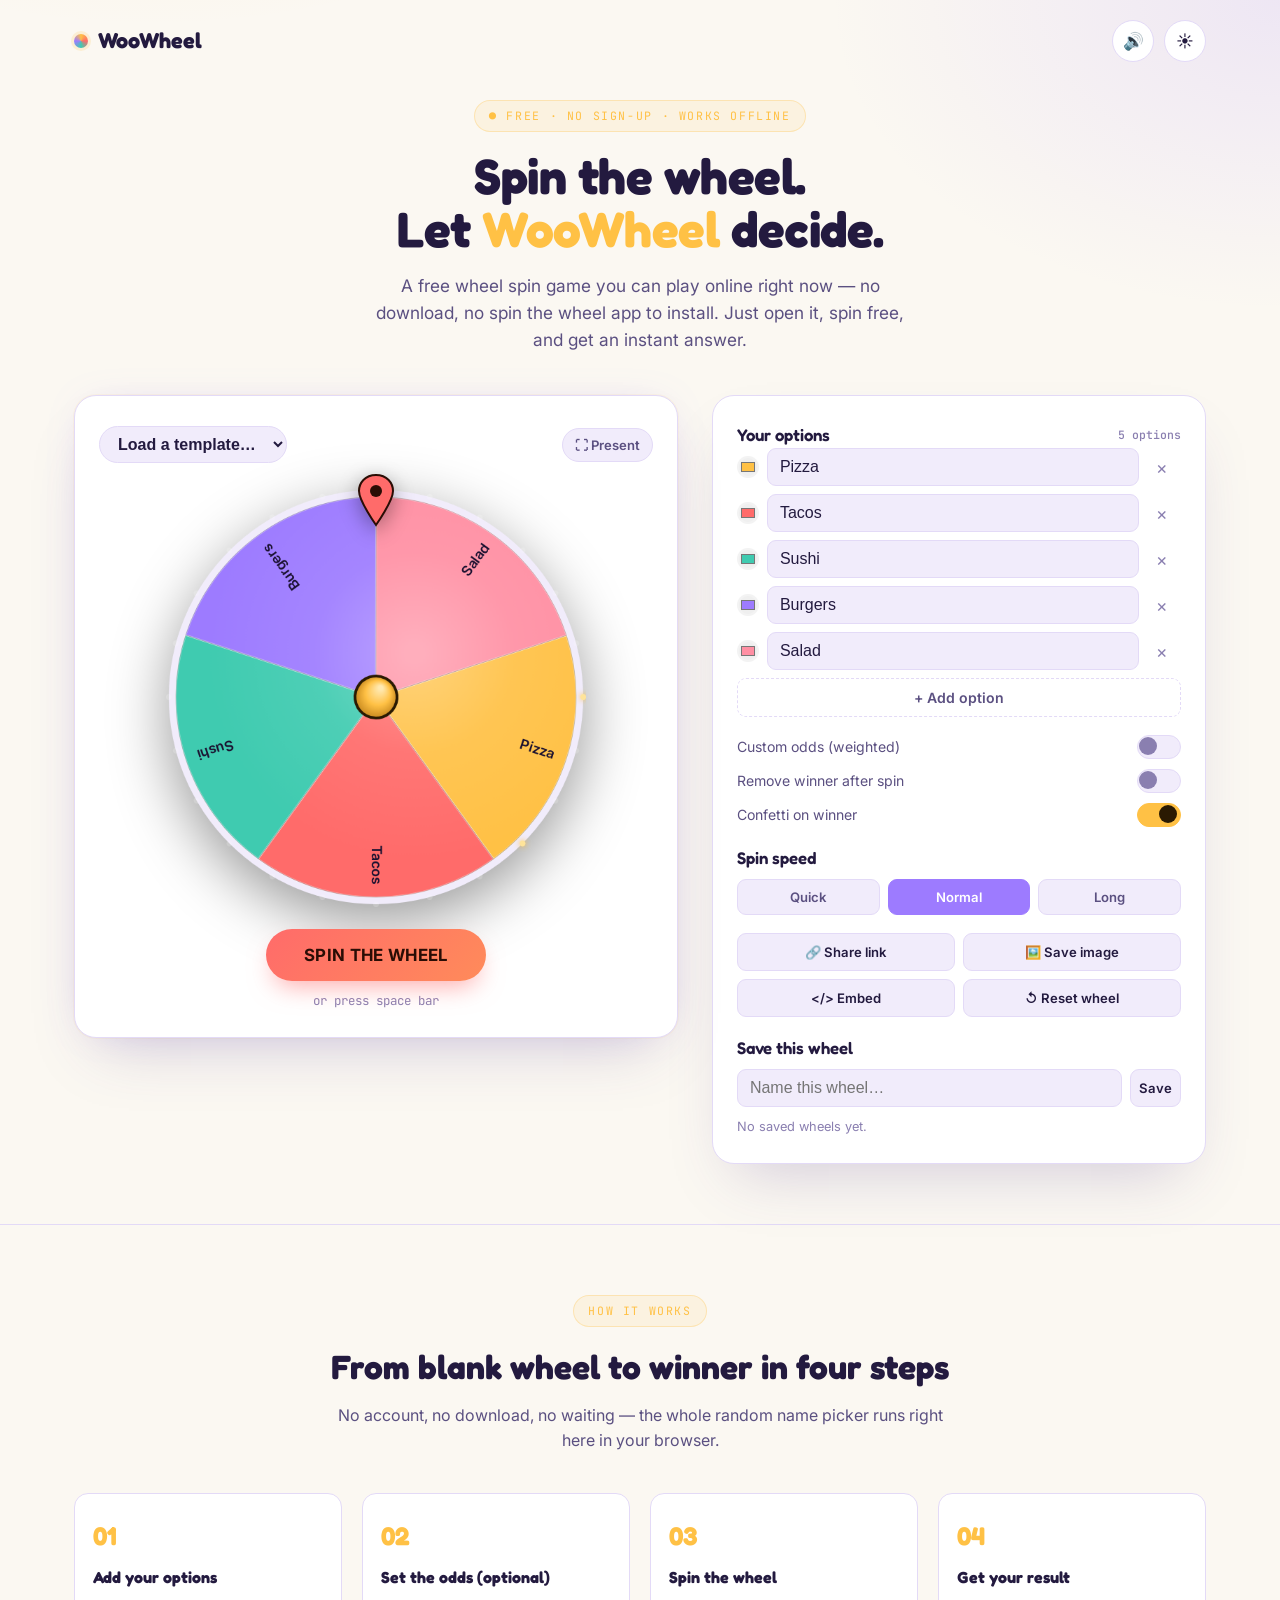
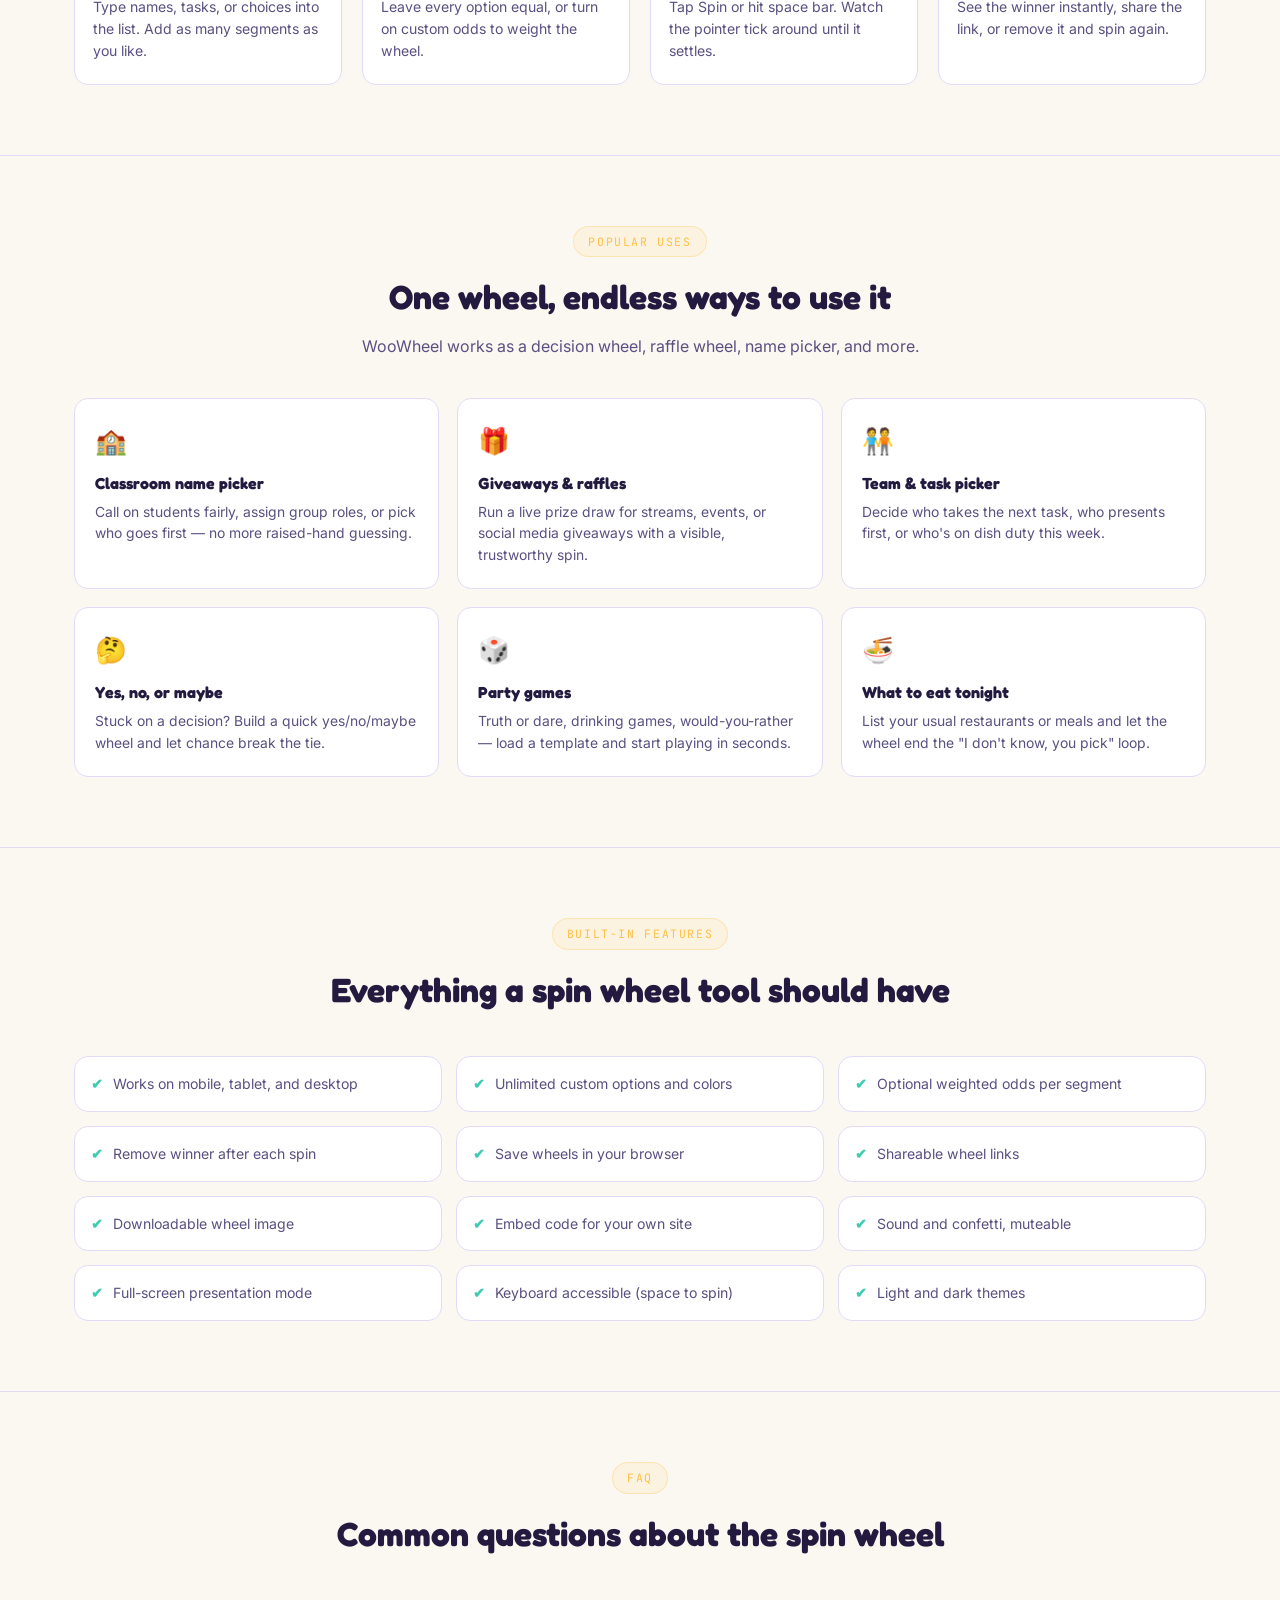
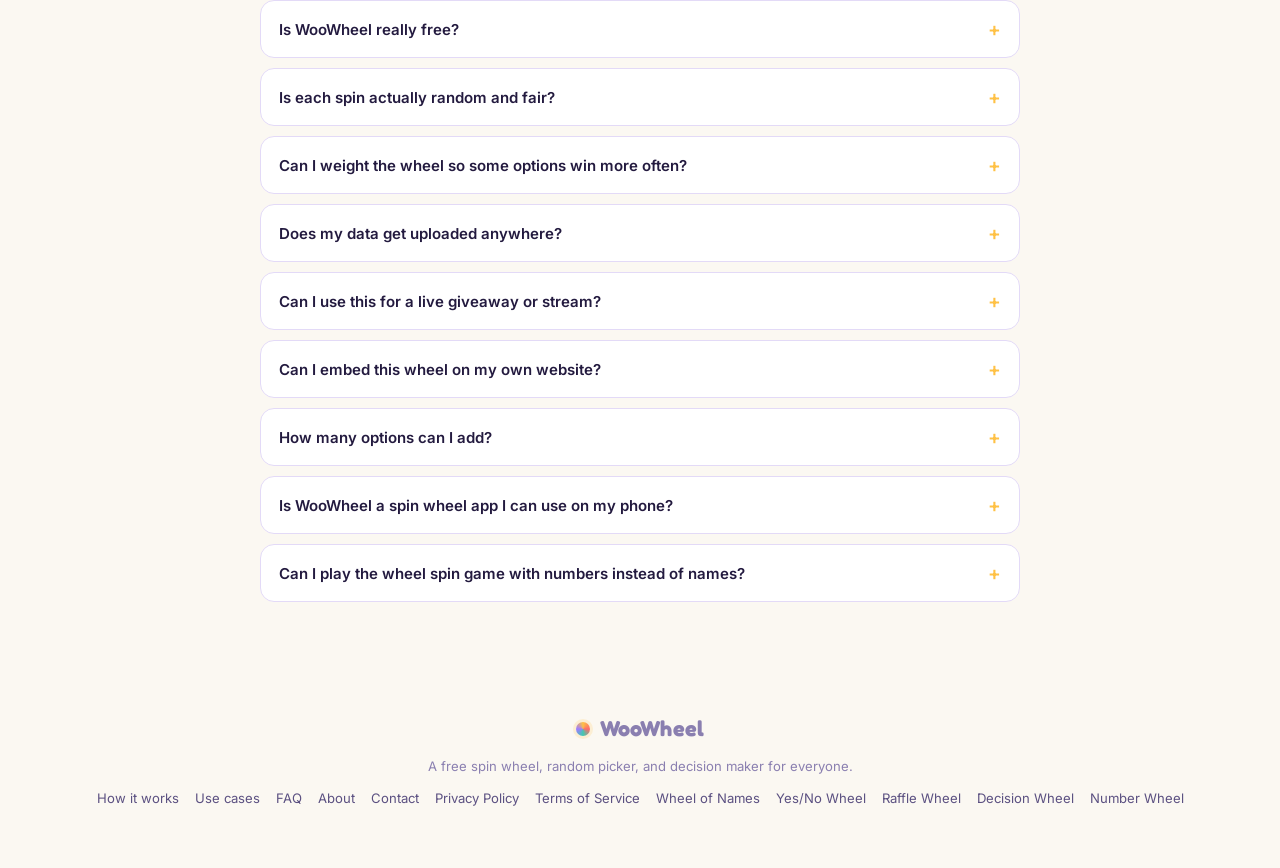
<file: index.html>
<!DOCTYPE html>
<html lang="en">
<head>
<meta charset="UTF-8">
<script>try{var t=JSON.parse(localStorage.getItem("woowheel_theme")||'"light"');document.documentElement.setAttribute("data-theme",t);}catch(e){}</script>
<script>if(/(^|[?&])embed=1(&|$)/.test(location.search)){document.documentElement.classList.add('is-embed');}</script>
<meta name="viewport" content="width=device-width, initial-scale=1.0, viewport-fit=cover">
<title>Spin Wheel Online Free – Wheel Spin Game & Spin The Wheel App | WooWheel</title>
<meta name="description" content="Play the free spin wheel game online or use it like a spin the wheel app — no sign-up needed. Build a custom wheel spin picker for names, numbers, decisions, raffles, and classroom games. Works on mobile, tablet, and desktop.">
<meta name="keywords" content="spin wheel, wheel spin game, wheel spin online, spin wheel free, spin the wheel app, wheel spin wheel picker, spin wheel number, wheel spinner, random name picker, decision wheel, wheel of names, random picker online, spin the wheel game, wheel decide, raffle wheel, prize wheel, yes or no wheel">
<link rel="canonical" href="https://woowheel.com/">
<meta property="og:type" content="website">
<meta property="og:title" content="WooWheel – Free Spin Wheel Game & Online Wheel Spinner App">
<meta property="og:description" content="Type your options, spin the wheel, get a random winner. A free wheel spin game and app-like spinner — fast, fair, and mobile-friendly, no sign-up needed.">
<meta property="og:url" content="https://woowheel.com/">
<meta property="og:site_name" content="WooWheel">
<meta name="twitter:card" content="summary_large_image">
<meta name="twitter:title" content="WooWheel – Free Spin Wheel Game & Online Wheel Spinner App">
<meta name="twitter:description" content="Type your options, spin the wheel, get a random winner. Free, fast, and mobile-friendly.">
<meta property="og:image" content="https://woowheel.com/og-image.jpg">
<meta property="og:image:width" content="1200">
<meta property="og:image:height" content="630">
<meta property="og:locale" content="en_US">
<meta name="twitter:image" content="https://woowheel.com/og-image.jpg">
<link rel="icon" href="favicon.svg" type="image/svg+xml">
<link rel="icon" href="favicon.ico" sizes="any">
<link rel="icon" type="image/png" sizes="192x192" href="favicon-192.png">
<link rel="apple-touch-icon" href="apple-touch-icon.png">
<link rel="manifest" href="site.webmanifest">
<meta name="theme-color" content="#FBF8F2" media="(prefers-color-scheme: light)">
<meta name="theme-color" content="#150E29" media="(prefers-color-scheme: dark)">
<link rel="preconnect" href="https://fonts.googleapis.com">
<link rel="preconnect" href="https://fonts.gstatic.com" crossorigin>
<link href="https://fonts.googleapis.com/css2?family=Fredoka:wght@500;600;700&family=Inter:wght@400;500;600;700&family=JetBrains+Mono:wght@500&display=swap" rel="stylesheet">
<script type="application/ld+json">
{
  "@context": "https://schema.org",
  "@type": "WebApplication",
  "name": "WooWheel",
  "url": "https://woowheel.com/",
  "applicationCategory": "UtilitiesApplication",
  "operatingSystem": "Any",
  "offers": { "@type": "Offer", "price": "0", "priceCurrency": "USD" },
  "description": "A free spin wheel game and online wheel spin app for names, numbers, decisions, raffles, giveaways, and classroom games.",
  "browserRequirements": "Requires JavaScript"
}
</script>
<script type="application/ld+json">
{
  "@context": "https://schema.org",
  "@type": "FAQPage",
  "mainEntity": [
    {"@type": "Question", "name": "Is WooWheel free to use?", "acceptedAnswer": {"@type": "Answer", "text": "Yes. WooWheel is completely free, has no sign-up, and runs entirely in your browser."}},
    {"@type": "Question", "name": "How does the spin wheel pick a random winner?", "acceptedAnswer": {"@type": "Answer", "text": "Each spin uses your device's random number generator to choose a stopping angle, so every option has a genuinely fair chance unless you set custom odds."}},
    {"@type": "Question", "name": "Can I use the wheel on my phone?", "acceptedAnswer": {"@type": "Answer", "text": "Yes, the wheel resizes automatically for mobile, tablet, and desktop screens and works with tap or click."}},
    {"@type": "Question", "name": "Can I give some options a better chance of winning?", "acceptedAnswer": {"@type": "Answer", "text": "Yes, turn on custom odds to set a weight for each option, so some segments are more or less likely to be picked."}},
    {"@type": "Question", "name": "Can I save my wheel and use it again later?", "acceptedAnswer": {"@type": "Answer", "text": "Yes, name your wheel and save it. It stays in your browser so you can reopen it any time."}},
    {"@type": "Question", "name": "Can I share my wheel with someone else?", "acceptedAnswer": {"@type": "Answer", "text": "Yes, use the share link button to generate a link that opens your exact wheel for anyone you send it to."}},
    {"@type": "Question", "name": "Is WooWheel a spin wheel app I can use on my phone?", "acceptedAnswer": {"@type": "Answer", "text": "Yes. WooWheel works like a spin the wheel app right in your mobile browser — no install needed. Add it to your home screen for one-tap access."}},
    {"@type": "Question", "name": "Can I play the wheel spin game with numbers instead of names?", "acceptedAnswer": {"@type": "Answer", "text": "Yes, type in any range of numbers as options, or use the dedicated random number wheel to spin a wheel of numbers instantly."}}
  ]
}
</script>
<style>
:root{
  --bg:#FBF8F2;
  --bg-soft:#FFFFFF;
  --surface:#FFFFFF;
  --surface-2:#F1ECFB;
  --line:#E3DAF7;
  --gold:#FFC145;
  --gold-dim:#8A6A22;
  --coral:#FF6B6A;
  --teal:#3FCBB0;
  --violet:#9D7BFF;
  --rose:#FF8FA3;
  --sky:#5BC4FF;
  --text:#231A3F;
  --text-dim:#5B5081;
  --text-faint:#8A7FB0;
  --radius-lg:22px;
  --radius-md:14px;
  --radius-sm:9px;
  --shadow-deep:0 30px 60px -25px rgba(80,60,140,.25);
}
[data-theme="dark"]{
  --bg:#150E29;
  --bg-soft:#1B1333;
  --surface:#1F1640;
  --surface-2:#2A1E54;
  --line:#3A2C6E;
  --text:#F5F1FF;
  --text-dim:#B9AEDD;
  --text-faint:#7C71A6;
  --shadow-deep:0 30px 60px -20px rgba(5,2,20,.65);
}
*{box-sizing:border-box;margin:0;padding:0;}
html{scroll-behavior:smooth;overflow-x:hidden;width:100%;}
body{
  background:var(--bg);
  color:var(--text);
  font-family:'Inter',sans-serif;
  line-height:1.55;
  overflow-x:hidden;
  transition:background .4s ease,color .4s ease;
}
[data-theme="dark"] body{background:radial-gradient(1100px 700px at 15% -10%, #241A4A 0%, var(--bg) 55%), var(--bg);}
body{background:radial-gradient(1000px 640px at 12% -8%, rgba(255,193,69,.16) 0%, rgba(255,193,69,0) 55%), radial-gradient(900px 620px at 100% 0%, rgba(157,123,255,.14) 0%, rgba(157,123,255,0) 50%), var(--bg);}
h1,h2,h3,.brand-word{font-family:'Fredoka',sans-serif;}
a{color:inherit;}
button{font-family:'Inter',sans-serif;cursor:pointer;border:none;}
.wrap{max-width:1180px;margin:0 auto;padding:0 24px;}
.visually-hidden{position:absolute;width:1px;height:1px;overflow:hidden;clip:rect(0,0,0,0);}

/* ---------- NAV ---------- */
.site-nav{
  display:flex;align-items:center;justify-content:space-between;
  padding:20px 24px;max-width:1180px;margin:0 auto;
}
.brand{display:flex;align-items:center;gap:10px;font-size:1.35rem;font-weight:700;letter-spacing:.2px;}
.brand-dot{width:14px;height:14px;border-radius:50%;background:conic-gradient(var(--gold),var(--coral),var(--teal),var(--violet),var(--gold));box-shadow:0 0 0 3px rgba(255,193,69,.18);}
.nav-actions{display:flex;gap:10px;align-items:center;}
.icon-btn{
  width:42px;height:42px;border-radius:50%;
  background:var(--surface);border:1px solid var(--line);
  display:flex;align-items:center;justify-content:center;
  color:var(--text);font-size:1.05rem;transition:transform .15s ease,background .2s ease;
}
.icon-btn:hover{transform:translateY(-2px);background:var(--surface-2);}
.icon-btn:focus-visible, button:focus-visible, input:focus-visible, textarea:focus-visible, select:focus-visible{
  outline:2.5px solid var(--gold);outline-offset:2px;
}

/* ---------- HERO ---------- */
.hero{padding:18px 0 60px;}
.hero-head{text-align:center;max-width:680px;margin:0 auto 42px;padding:0 12px;}
.eyebrow{
  display:inline-flex;align-items:center;gap:8px;
  font-family:'JetBrains Mono',monospace;font-size:.72rem;letter-spacing:.14em;
  text-transform:uppercase;color:var(--gold);background:rgba(255,193,69,.1);
  border:1px solid rgba(255,193,69,.3);padding:6px 14px;border-radius:999px;margin-bottom:18px;
}
.hero-head h1{font-size:clamp(2rem,4.6vw,3.1rem);font-weight:700;line-height:1.08;letter-spacing:-.01em;margin-bottom:6px;}
.hero-head h1 span{color:var(--gold);}
.hero-head p{margin-top:16px;color:var(--text-dim);font-size:1.08rem;max-width:560px;margin-left:auto;margin-right:auto;}

.studio{
  display:grid;grid-template-columns:1.1fr .9fr;gap:34px;align-items:start;
}
@media(max-width:900px){.studio{grid-template-columns:1fr;}}

/* ---------- WHEEL STAGE ---------- */
.stage{
  background:var(--surface);border:1px solid var(--line);border-radius:var(--radius-lg);
  padding:30px 24px 26px;box-shadow:var(--shadow-deep), 0 0 0 1px rgba(255,193,69,.08), 0 0 40px -18px rgba(157,123,255,.35);
  display:flex;flex-direction:column;align-items:center;position:relative;
}
.stage-topline{
  display:flex;justify-content:space-between;align-items:center;width:100%;margin-bottom:6px;gap:10px;flex-wrap:wrap;
}
.template-select{
  background:var(--surface-2);color:var(--text);border:1px solid var(--line);
  border-radius:999px;padding:8px 14px;font-size:.85rem;font-weight:600;
}
.stage-tools{display:flex;gap:8px;}
.pill-btn{
  background:var(--surface-2);color:var(--text-dim);border:1px solid var(--line);
  border-radius:999px;padding:8px 12px;font-size:.82rem;font-weight:600;
  display:flex;align-items:center;gap:6px;transition:.2s;
}
.pill-btn:hover{color:var(--text);border-color:var(--gold);}
.pill-btn.active{color:var(--bg);background:var(--gold);border-color:var(--gold);}

.wheel-area{position:relative;width:min(420px,100%);aspect-ratio:1/1;margin:18px auto 8px;transition:filter .3s ease;}
.wheel-area::after{
  content:'';position:absolute;inset:-34px;border-radius:50%;z-index:-1;pointer-events:none;
  background:conic-gradient(from 0deg, var(--gold), var(--coral), var(--violet), var(--teal), var(--sky), var(--gold));
  filter:blur(26px);opacity:.35;animation:wheelHalo 10s linear infinite;
}
@media(prefers-reduced-motion:reduce){.wheel-area::after{animation:none;}}
@keyframes wheelHalo{to{transform:rotate(360deg);}}
.wheel-area::before{
  content:'';position:absolute;inset:-26px;border-radius:50%;z-index:0;pointer-events:none;
  background:radial-gradient(circle, rgba(255,193,69,0) 55%, rgba(255,193,69,0) 100%);
  transition:background .4s ease;
}
.stage.is-spinning .wheel-area::before{
  background:radial-gradient(circle, rgba(255,193,69,.35) 0%, rgba(157,123,255,.18) 55%, rgba(255,193,69,0) 78%);
  animation:wheelAura 1.1s ease-in-out infinite;
}
@keyframes wheelAura{0%,100%{opacity:.65;transform:scale(1);}50%{opacity:1;transform:scale(1.06);}}
.stage.is-spinning canvas#wheelCanvas{filter:drop-shadow(0 18px 30px rgba(0,0,0,.4)) drop-shadow(0 0 24px rgba(255,193,69,.35));}
.stage{transition:box-shadow .4s ease;}
.stage.is-spinning{box-shadow:var(--shadow-deep), 0 0 0 1px rgba(255,193,69,.25), 0 0 60px -10px rgba(157,123,255,.45);}
.wheel-area.landed canvas#wheelCanvas{animation:wheelLand .5s cubic-bezier(.34,1.56,.64,1);}
@keyframes wheelLand{0%{transform:scale(1);}30%{transform:scale(1.035);}100%{transform:scale(1);}}
@media(prefers-reduced-motion:reduce){
  .stage.is-spinning .wheel-area::before{animation:none;}
  .wheel-area.landed canvas#wheelCanvas{animation:none;}
}
.pointer-flap{
  position:absolute;top:-14px;left:50%;transform:translateX(-50%);
  width:46px;height:56px;z-index:5;filter:drop-shadow(0 6px 10px rgba(0,0,0,.35));
  transform-origin:50% 8px;
}
.pointer-flap.tick{animation:flapTick .11s ease;}
@keyframes flapTick{0%{transform:translateX(-50%) rotate(0deg);}45%{transform:translateX(-50%) rotate(16deg);}100%{transform:translateX(-50%) rotate(0deg);}}
canvas#wheelCanvas{width:100%;height:100%;display:block;filter:drop-shadow(0 18px 30px rgba(0,0,0,.4));}
canvas#confettiCanvas{position:absolute;inset:-40px;pointer-events:none;z-index:8;width:calc(100% + 80px);height:calc(100% + 80px);}

.spin-btn{
  margin-top:14px;width:min(220px,72%);padding:16px 20px;border-radius:999px;
  background:linear-gradient(135deg,var(--coral),#ff8b5a);color:#2a0d05;font-weight:700;font-size:1.05rem;
  letter-spacing:.02em;box-shadow:0 12px 26px -8px rgba(255,107,106,.6);transition:transform .15s ease, box-shadow .2s ease;
}
.spin-btn{position:relative;animation:btnPulse 2.6s ease-in-out infinite;}
.spin-btn:hover{transform:translateY(-2px);animation:none;}
.spin-btn:disabled{opacity:.55;cursor:not-allowed;transform:none;animation:none;}
@keyframes btnPulse{0%,100%{box-shadow:0 12px 26px -8px rgba(255,107,106,.6);}50%{box-shadow:0 12px 32px -6px rgba(255,107,106,.9),0 0 0 6px rgba(255,107,106,.12);}}
@media(prefers-reduced-motion:reduce){.spin-btn{animation:none;}}
.spin-hint{margin-top:10px;color:var(--text-faint);font-size:.78rem;font-family:'JetBrains Mono',monospace;}

/* ---------- CONTROL PANEL ---------- */
.panel{
  background:var(--surface);border:1px solid var(--line);border-radius:var(--radius-lg);
  padding:26px 24px;box-shadow:var(--shadow-deep);display:flex;flex-direction:column;gap:18px;
}
.panel h2{font-size:1.05rem;font-weight:600;display:flex;align-items:center;justify-content:space-between;}
.panel h2 small{font-family:'JetBrains Mono',monospace;font-weight:500;font-size:.72rem;color:var(--text-faint);}
.option-list{display:flex;flex-direction:column;gap:8px;max-height:290px;overflow-y:auto;padding-right:4px;}
.option-list::-webkit-scrollbar{width:6px;}
.option-list::-webkit-scrollbar-thumb{background:var(--line);border-radius:6px;}
.option-row{display:flex;align-items:center;gap:8px;}
.swatch{
  width:22px;height:22px;border-radius:50%;flex:0 0 auto;border:2px solid rgba(255,255,255,.25);cursor:pointer;padding:0;
}
.option-row input[type="text"]{
  flex:1;min-width:0;background:var(--surface-2);border:1px solid var(--line);color:var(--text);
  padding:9px 12px;border-radius:var(--radius-sm);font-size:.92rem;
}
.option-row input[type="number"]{
  width:52px;background:var(--surface-2);border:1px solid var(--line);color:var(--text);
  padding:9px 6px;border-radius:var(--radius-sm);font-size:.85rem;text-align:center;
}
.row-remove{
  width:30px;height:30px;border-radius:8px;background:transparent;color:var(--text-faint);font-size:1.1rem;flex:0 0 auto;
}
.row-remove:hover{color:var(--coral);background:rgba(255,107,106,.1);}
.add-option{
  border:1.5px dashed var(--line);border-radius:var(--radius-sm);padding:10px;
  color:var(--text-dim);font-weight:600;font-size:.88rem;background:transparent;
}
.add-option:hover{border-color:var(--gold);color:var(--gold);}

.toggle-grid{display:flex;flex-direction:column;gap:10px;}
.toggle-row{display:flex;align-items:center;justify-content:space-between;gap:10px;}
.toggle-row span{font-size:.88rem;color:var(--text-dim);}
.switch{position:relative;width:44px;height:24px;flex:0 0 auto;}
.switch input{opacity:0;width:100%;height:100%;position:absolute;margin:0;cursor:pointer;}
.switch .track{position:absolute;inset:0;background:var(--surface-2);border:1px solid var(--line);border-radius:999px;transition:.2s;}
.switch .thumb{position:absolute;top:2px;left:2px;width:18px;height:18px;border-radius:50%;background:var(--text-faint);transition:.2s;}
.switch input:checked + .track{background:var(--gold);border-color:var(--gold);}
.switch input:checked ~ .thumb{transform:translateX(20px);background:#2a1a02;}

.duration-row{display:flex;gap:8px;}
.duration-row button{
  flex:1;padding:9px 6px;border-radius:var(--radius-sm);background:var(--surface-2);
  color:var(--text-dim);border:1px solid var(--line);font-size:.82rem;font-weight:600;
}
.duration-row button.active{background:var(--violet);border-color:var(--violet);color:#fff;}

.panel-actions{display:grid;grid-template-columns:1fr 1fr;gap:8px;}
.panel-actions button, .save-row button{
  padding:10px 8px;border-radius:var(--radius-sm);background:var(--surface-2);color:var(--text);
  border:1px solid var(--line);font-size:.82rem;font-weight:600;display:flex;align-items:center;justify-content:center;gap:6px;
}
.panel-actions button:hover, .save-row button:hover{border-color:var(--gold);color:var(--gold);}
.save-row{display:flex;gap:8px;}
.save-row input{
  flex:1;background:var(--surface-2);border:1px solid var(--line);color:var(--text);
  padding:9px 12px;border-radius:var(--radius-sm);font-size:.85rem;
}
.saved-list{display:flex;flex-direction:column;gap:6px;max-height:120px;overflow-y:auto;}
.saved-item{
  display:flex;align-items:center;justify-content:space-between;background:var(--surface-2);
  border:1px solid var(--line);border-radius:var(--radius-sm);padding:8px 10px;font-size:.82rem;
}
.saved-item button{background:transparent;color:var(--text-faint);font-size:.95rem;}
.saved-item button:hover{color:var(--coral);}
.saved-item .load-name{cursor:pointer;font-weight:600;}
.saved-item .load-name:hover{color:var(--gold);}

/* ---------- RESULT MODAL ---------- */
.modal-backdrop{
  position:fixed;inset:0;background:rgba(9,5,22,.72);backdrop-filter:blur(4px);
  display:none;align-items:center;justify-content:center;z-index:50;padding:20px;
}
.modal-backdrop.show{display:flex;}
.modal-card{
  background:var(--surface);border:1px solid var(--line);border-radius:var(--radius-lg);
  padding:36px 30px;max-width:420px;width:100%;text-align:center;box-shadow:var(--shadow-deep);
  animation:pop .25s cubic-bezier(.2,1.4,.4,1);
}
@keyframes pop{from{transform:scale(.85);opacity:0;}to{transform:scale(1);opacity:1;}}
.modal-card .eyebrow{margin-bottom:10px;}
.modal-card h3{font-size:1.9rem;word-break:break-word;margin:6px 0 20px;}
.modal-actions{display:flex;gap:10px;flex-wrap:wrap;justify-content:center;}
.modal-actions button{
  padding:10px 16px;border-radius:999px;font-weight:600;font-size:.86rem;
  background:var(--surface-2);border:1px solid var(--line);color:var(--text);
}
.modal-actions .primary{background:var(--gold);color:#2a1a02;border-color:var(--gold);}
.modal-actions button:hover{transform:translateY(-1px);}
.embed-code{
  text-align:left;background:var(--bg-soft);border:1px solid var(--line);border-radius:var(--radius-sm);
  padding:12px;font-family:'JetBrains Mono',monospace;font-size:.72rem;color:var(--text-dim);
  max-height:120px;overflow:auto;margin-top:12px;white-space:pre-wrap;word-break:break-all;
}

/* ---------- CONTENT SECTIONS ---------- */
.content-section{padding:70px 0;border-top:1px solid var(--line);}
.section-head{max-width:620px;margin:0 auto 40px;text-align:center;}
.section-head .eyebrow{margin-bottom:14px;}
.section-head h2{font-size:clamp(1.5rem,3vw,2.1rem);}
.section-head p{color:var(--text-dim);margin-top:10px;}

.steps-grid{display:grid;grid-template-columns:repeat(4,1fr);gap:20px;}
@media(max-width:800px){.steps-grid{grid-template-columns:repeat(2,1fr);}}
@media(max-width:520px){.steps-grid{grid-template-columns:1fr;}}
.step-card{
  background:var(--surface);border:1px solid var(--line);border-radius:var(--radius-md);
  padding:22px 18px;position:relative;
}
.step-num{
  font-family:'Fredoka',sans-serif;font-weight:700;font-size:1.6rem;color:var(--gold);
  display:block;margin-bottom:10px;
}
.step-card h3{font-size:1rem;margin-bottom:6px;}
.step-card p{color:var(--text-dim);font-size:.88rem;}

.usecase-grid{display:grid;grid-template-columns:repeat(3,1fr);gap:18px;}
@media(max-width:900px){.usecase-grid{grid-template-columns:repeat(2,1fr);}}
@media(max-width:560px){.usecase-grid{grid-template-columns:1fr;}}
.usecase-card{
  background:var(--surface);border:1px solid var(--line);border-radius:var(--radius-md);
  padding:22px 20px;transition:.2s;
}
.usecase-card:hover{border-color:var(--gold);transform:translateY(-3px);}
.usecase-emoji{font-size:1.6rem;margin-bottom:10px;display:block;}
.usecase-card h3{font-size:1rem;margin-bottom:6px;}
.usecase-card p{color:var(--text-dim);font-size:.87rem;}

.feature-grid{display:grid;grid-template-columns:repeat(3,1fr);gap:14px;}
@media(max-width:800px){.feature-grid{grid-template-columns:repeat(2,1fr);}}
@media(max-width:520px){.feature-grid{grid-template-columns:1fr;}}
.feature-item{
  display:flex;align-items:flex-start;gap:10px;background:var(--surface);
  border:1px solid var(--line);border-radius:var(--radius-md);padding:16px;font-size:.88rem;color:var(--text-dim);
}
.feature-item .tick{color:var(--teal);font-weight:700;flex:0 0 auto;}

.faq-list{max-width:760px;margin:0 auto;display:flex;flex-direction:column;gap:10px;}
.faq-item{background:var(--surface);border:1px solid var(--line);border-radius:var(--radius-md);overflow:hidden;}
.faq-q{
  width:100%;text-align:left;background:transparent;color:var(--text);padding:16px 18px;
  display:flex;justify-content:space-between;align-items:center;font-weight:600;font-size:.94rem;
}
.faq-q .plus{color:var(--gold);font-size:1.2rem;transition:transform .2s;flex:0 0 auto;margin-left:12px;}
.faq-item.open .faq-q .plus{transform:rotate(45deg);}
.faq-a{max-height:0;overflow:hidden;transition:max-height .25s ease;}
.faq-a p{padding:0 18px 16px;color:var(--text-dim);font-size:.88rem;}

footer{padding:40px 0 60px;text-align:center;color:var(--text-faint);font-size:.82rem;}
footer .brand{justify-content:center;margin-bottom:10px;}
.footer-links{display:flex;gap:16px;justify-content:center;margin-top:12px;flex-wrap:wrap;}
.footer-links a{color:var(--text-dim);text-decoration:none;}
.footer-links a:hover{color:var(--gold);}

/* ---------- MOBILE PASS ---------- */
@media(max-width:480px){
  .wrap{padding:0 16px;}
  .site-nav{padding:16px 16px;}
  .brand{font-size:1.15rem;}
  .icon-btn{width:38px;height:38px;font-size:.95rem;}
  .hero{padding:10px 0 40px;}
  .hero-head{margin-bottom:26px;padding:0 4px;}
  .eyebrow{font-size:.62rem;padding:5px 11px;white-space:normal;text-align:center;}
  .stage{padding:20px 14px 20px;border-radius:18px;}
  .panel{padding:20px 16px;border-radius:18px;}
  .wheel-area{width:min(300px,88vw);margin:14px auto 6px;}
  .wheel-area::after{inset:-16px;filter:blur(16px);}
  .wheel-area::before{inset:-14px;}
  .pointer-flap{width:38px;height:46px;top:-11px;}
  .spin-btn{width:88%;padding:15px 16px;font-size:1rem;}
  .template-select{font-size:.8rem;padding:7px 12px;max-width:100%;}
  .swatch{width:28px;height:28px;}
  .row-remove{width:34px;height:34px;}
  .option-row input[type="number"]{width:44px;}
  .panel-actions{grid-template-columns:1fr 1fr;gap:8px;}
  .panel-actions button, .save-row button{font-size:.78rem;padding:11px 6px;}
  .content-section{padding:44px 0;}
  .section-head{margin-bottom:28px;padding:0 4px;}
  .modal-card{padding:26px 20px;}
}
/* Prevent iOS Safari from auto-zooming when focusing form fields */
input, textarea, select{font-size:16px;}
.option-row input[type="text"],
.option-row input[type="number"],
.save-row input,
.template-select{font-size:16px;}
@media(max-width:480px){
  .option-row input[type="text"]{font-size:15px;}
}

@media(prefers-reduced-motion:reduce){
  *{animation-duration:.001ms !important;transition-duration:.001ms !important;}
}
.fullscreen-mode{position:fixed;inset:0;z-index:80;background:var(--bg);display:flex;align-items:center;justify-content:center;padding:20px;}
.fullscreen-mode .stage{width:min(600px,92vw);}
.fs-exit{position:fixed;top:18px;right:18px;z-index:81;}

/* ---------- BIG CELEBRATION: full-screen confetti + balloons ---------- */
canvas.site-confetti{position:fixed;inset:0;width:100vw;height:100vh;pointer-events:none;z-index:55;}
.balloon-layer{position:fixed;inset:0;pointer-events:none;z-index:56;overflow:hidden;}
.balloon{
  position:absolute;bottom:-170px;width:74px;
  animation:balloonRise var(--dur) cubic-bezier(.33,.6,.6,1) var(--delay) forwards,
            balloonSway calc(var(--dur) / 2.4) ease-in-out var(--delay) infinite alternate;
}
.balloon-body{
  --c:#FFC145;
  width:74px;height:90px;margin:0 auto;
  background:radial-gradient(circle at 30% 26%, rgba(255,255,255,.85), var(--c) 55%);
  border-radius:50% 50% 50% 50% / 58% 58% 44% 44%;
  box-shadow:inset -10px -12px 18px rgba(0,0,0,.18), inset 8px 10px 16px rgba(255,255,255,.4), 0 14px 24px -10px rgba(0,0,0,.4);
  display:flex;align-items:center;justify-content:center;position:relative;
}
.balloon-body::after{
  content:'';position:absolute;bottom:-9px;left:50%;transform:translateX(-50%);
  width:0;height:0;border-left:6px solid transparent;border-right:6px solid transparent;border-top:11px solid var(--c);
}
.balloon-label{
  font-family:'Fredoka',sans-serif;font-weight:700;font-size:.66rem;line-height:1.08;
  color:#241705;text-align:center;padding:0 9px;text-shadow:0 1px 0 rgba(255,255,255,.45);
  word-break:break-word;max-height:70px;overflow:hidden;
}
.balloon-string{width:1.5px;height:64px;background:rgba(0,0,0,.28);margin:0 auto;}
@keyframes balloonRise{
  0%{transform:translateY(0) rotate(0deg);opacity:0;}
  6%{opacity:1;}
  92%{opacity:1;}
  100%{transform:translateY(-128vh) rotate(6deg);opacity:0;}
}
@keyframes balloonSway{
  from{margin-left:calc(var(--sway) * -1);}
  to{margin-left:var(--sway);}
}
@media(prefers-reduced-motion:reduce){
  .balloon{animation:none;display:none;}
  canvas.site-confetti{display:none;}
}

/* ---------- EMBED MODE (used when this page loads inside an <iframe> embed) ---------- */
html.is-embed{background:transparent;}
html.is-embed body{background:transparent;min-height:auto;}
html.is-embed .site-nav,
html.is-embed .hero-head,
html.is-embed .panel,
html.is-embed .content-section,
html.is-embed footer{display:none !important;}
html.is-embed .hero{padding:14px 0;}
html.is-embed .wrap{padding:0 12px;}
html.is-embed .studio{grid-template-columns:1fr;}
html.is-embed .stage{box-shadow:none;border-color:transparent;background:transparent;padding:10px 6px;}
html.is-embed .wheel-area{width:min(320px,92vw);}
</style>
</head>
<body>

<nav class="site-nav">
  <div class="brand"><span class="brand-dot"></span><span class="brand-word">WooWheel</span></div>
  <div class="nav-actions">
    <button class="icon-btn" id="muteBtn" title="Toggle sound" aria-label="Toggle sound">🔊</button>
    <button class="icon-btn" id="themeBtn" title="Toggle light/dark" aria-label="Toggle theme">🌙</button>
  </div>
</nav>

<main>
<section class="hero">
  <div class="wrap">
    <div class="hero-head">
      <span class="eyebrow">● Free · No Sign-up · Works Offline</span>
      <h1>Spin the wheel.<br>Let <span>WooWheel</span> decide.</h1>
      <p>A free wheel spin game you can play online right now — no download, no spin the wheel app to install. Just open it, spin free, and get an instant answer.</p>
    </div>

    <div class="studio">
      <!-- WHEEL STAGE -->
      <div class="stage" id="stageEl">
        <div class="stage-topline">
          <select class="template-select" id="templateSelect" aria-label="Load a template">
            <option value="">Load a template…</option>
          </select>
          <div class="stage-tools">
            <button class="pill-btn" id="fullscreenBtn">⛶ Present</button>
          </div>
        </div>

        <div class="wheel-area" id="wheelArea">
          <svg class="pointer-flap" id="pointerFlap" viewBox="0 0 46 56" xmlns="http://www.w3.org/2000/svg">
            <path d="M23 2C12 2 6 10 6 18c0 10 17 34 17 34s17-24 17-34C40 10 34 2 23 2Z" fill="#FF6B6A" stroke="#2a0d05" stroke-width="2"/>
            <circle cx="23" cy="18" r="6" fill="#2a0d05"/>
          </svg>
          <canvas id="wheelCanvas" width="600" height="600" role="img" aria-label="Spin wheel with your options"></canvas>
          <canvas id="confettiCanvas"></canvas>
        </div>

        <button class="spin-btn" id="spinBtn">SPIN THE WHEEL</button>
        <span class="spin-hint">or press space bar</span>
      </div>

      <!-- CONTROL PANEL -->
      <div class="panel">
        <div>
          <h2>Your options <small id="optionCount">0 options</small></h2>
          <div class="option-list" id="optionList"></div>
          <button class="add-option" id="addOptionBtn" style="margin-top:8px;width:100%;">+ Add option</button>
        </div>

        <div class="toggle-grid">
          <div class="toggle-row">
            <span>Custom odds (weighted)</span>
            <label class="switch"><input type="checkbox" id="weightToggle"><span class="track"></span><span class="thumb"></span></label>
          </div>
          <div class="toggle-row">
            <span>Remove winner after spin</span>
            <label class="switch"><input type="checkbox" id="removeToggle"><span class="track"></span><span class="thumb"></span></label>
          </div>
          <div class="toggle-row">
            <span>Confetti on winner</span>
            <label class="switch"><input type="checkbox" id="confettiToggle" checked><span class="track"></span><span class="thumb"></span></label>
          </div>
        </div>

        <div>
          <h2 style="margin-bottom:8px;">Spin speed</h2>
          <div class="duration-row" id="durationRow">
            <button data-dur="4000">Quick</button>
            <button data-dur="7000" class="active">Normal</button>
            <button data-dur="11000">Long</button>
          </div>
        </div>

        <div class="panel-actions">
          <button id="shareBtn">🔗 Share link</button>
          <button id="downloadBtn">🖼️ Save image</button>
          <button id="embedBtn">&lt;/&gt; Embed</button>
          <button id="resetBtn">↺ Reset wheel</button>
        </div>

        <div>
          <h2 style="margin-bottom:8px;">Save this wheel</h2>
          <div class="save-row">
            <input type="text" id="saveNameInput" placeholder="Name this wheel…">
            <button id="saveWheelBtn">Save</button>
          </div>
          <div class="saved-list" id="savedList" style="margin-top:10px;"></div>
        </div>
      </div>
    </div>
  </div>
</section>

<!-- RESULT MODAL -->
<div class="modal-backdrop" id="resultModal">
  <div class="modal-card">
    <span class="eyebrow">🎉 And the winner is</span>
    <h3 id="resultText">—</h3>
    <div class="modal-actions">
      <button class="primary" id="spinAgainBtn">Spin again</button>
      <button id="copyResultBtn">Copy result</button>
      <button id="closeModalBtn">Close</button>
    </div>
  </div>
</div>

<!-- EMBED MODAL -->
<div class="modal-backdrop" id="embedModal">
  <div class="modal-card" style="max-width:520px;">
    <span class="eyebrow">Embed this wheel</span>
    <h3 style="font-size:1.2rem;">Paste this on your own page</h3>
    <div class="embed-code" id="embedCode"></div>
    <div class="modal-actions" style="margin-top:16px;">
      <button class="primary" id="copyEmbedBtn">Copy code</button>
      <button id="closeEmbedBtn">Close</button>
    </div>
  </div>
</div>

<!-- HOW IT WORKS -->
<section class="content-section" id="how-it-works">
  <div class="wrap">
    <div class="section-head">
      <span class="eyebrow">How it works</span>
      <h2>From blank wheel to winner in four steps</h2>
      <p>No account, no download, no waiting — the whole random name picker runs right here in your browser.</p>
    </div>
    <div class="steps-grid">
      <div class="step-card"><span class="step-num">01</span><h3>Add your options</h3><p>Type names, tasks, or choices into the list. Add as many segments as you like.</p></div>
      <div class="step-card"><span class="step-num">02</span><h3>Set the odds (optional)</h3><p>Leave every option equal, or turn on custom odds to weight the wheel.</p></div>
      <div class="step-card"><span class="step-num">03</span><h3>Spin the wheel</h3><p>Tap Spin or hit space bar. Watch the pointer tick around until it settles.</p></div>
      <div class="step-card"><span class="step-num">04</span><h3>Get your result</h3><p>See the winner instantly, share the link, or remove it and spin again.</p></div>
    </div>
  </div>
</section>

<!-- USE CASES -->
<section class="content-section" id="use-cases">
  <div class="wrap">
    <div class="section-head">
      <span class="eyebrow">Popular uses</span>
      <h2>One wheel, endless ways to use it</h2>
      <p>WooWheel works as a decision wheel, raffle wheel, name picker, and more.</p>
    </div>
    <div class="usecase-grid">
      <div class="usecase-card"><span class="usecase-emoji">🏫</span><h3>Classroom name picker</h3><p>Call on students fairly, assign group roles, or pick who goes first — no more raised-hand guessing.</p></div>
      <div class="usecase-card"><span class="usecase-emoji">🎁</span><h3>Giveaways & raffles</h3><p>Run a live prize draw for streams, events, or social media giveaways with a visible, trustworthy spin.</p></div>
      <div class="usecase-card"><span class="usecase-emoji">🧑‍🤝‍🧑</span><h3>Team & task picker</h3><p>Decide who takes the next task, who presents first, or who's on dish duty this week.</p></div>
      <div class="usecase-card"><span class="usecase-emoji">🤔</span><h3>Yes, no, or maybe</h3><p>Stuck on a decision? Build a quick yes/no/maybe wheel and let chance break the tie.</p></div>
      <div class="usecase-card"><span class="usecase-emoji">🎲</span><h3>Party games</h3><p>Truth or dare, drinking games, would-you-rather — load a template and start playing in seconds.</p></div>
      <div class="usecase-card"><span class="usecase-emoji">🍜</span><h3>What to eat tonight</h3><p>List your usual restaurants or meals and let the wheel end the "I don't know, you pick" loop.</p></div>
    </div>
  </div>
</section>

<!-- FEATURES -->
<section class="content-section" id="features">
  <div class="wrap">
    <div class="section-head">
      <span class="eyebrow">Built-in features</span>
      <h2>Everything a spin wheel tool should have</h2>
    </div>
    <div class="feature-grid">
      <div class="feature-item"><span class="tick">✔</span>Works on mobile, tablet, and desktop</div>
      <div class="feature-item"><span class="tick">✔</span>Unlimited custom options and colors</div>
      <div class="feature-item"><span class="tick">✔</span>Optional weighted odds per segment</div>
      <div class="feature-item"><span class="tick">✔</span>Remove winner after each spin</div>
      <div class="feature-item"><span class="tick">✔</span>Save wheels in your browser</div>
      <div class="feature-item"><span class="tick">✔</span>Shareable wheel links</div>
      <div class="feature-item"><span class="tick">✔</span>Downloadable wheel image</div>
      <div class="feature-item"><span class="tick">✔</span>Embed code for your own site</div>
      <div class="feature-item"><span class="tick">✔</span>Sound and confetti, muteable</div>
      <div class="feature-item"><span class="tick">✔</span>Full-screen presentation mode</div>
      <div class="feature-item"><span class="tick">✔</span>Keyboard accessible (space to spin)</div>
      <div class="feature-item"><span class="tick">✔</span>Light and dark themes</div>
    </div>
  </div>
</section>

<!-- FAQ -->
<section class="content-section" id="faq">
  <div class="wrap">
    <div class="section-head">
      <span class="eyebrow">FAQ</span>
      <h2>Common questions about the spin wheel</h2>
    </div>
    <div class="faq-list" id="faqList">
      <div class="faq-item">
        <button class="faq-q">Is WooWheel really free? <span class="plus">+</span></button>
        <div class="faq-a"><p>Yes. There's no sign-up, no paywall, and no limit on how many times you spin.</p></div>
      </div>
      <div class="faq-item">
        <button class="faq-q">Is each spin actually random and fair? <span class="plus">+</span></button>
        <div class="faq-a"><p>Yes, unless you turn on custom odds. With equal odds on, every segment has exactly the same chance of winning.</p></div>
      </div>
      <div class="faq-item">
        <button class="faq-q">Can I weight the wheel so some options win more often? <span class="plus">+</span></button>
        <div class="faq-a"><p>Yes, switch on "Custom odds" and set a weight next to each option to make it more or less likely.</p></div>
      </div>
      <div class="faq-item">
        <button class="faq-q">Does my data get uploaded anywhere? <span class="plus">+</span></button>
        <div class="faq-a"><p>No. Your wheel and saved presets stay in your own browser storage. Sharing a link is the only time your options travel anywhere, and only because you chose to share it.</p></div>
      </div>
      <div class="faq-item">
        <button class="faq-q">Can I use this for a live giveaway or stream? <span class="plus">+</span></button>
        <div class="faq-a"><p>Yes, use Present mode for a clean full-screen view your audience can watch, and confetti plus sound for a satisfying reveal.</p></div>
      </div>
      <div class="faq-item">
        <button class="faq-q">Can I embed this wheel on my own website? <span class="plus">+</span></button>
        <div class="faq-a"><p>Yes, the Embed button gives you a code snippet with your current wheel already loaded.</p></div>
      </div>
      <div class="faq-item">
        <button class="faq-q">How many options can I add? <span class="plus">+</span></button>
        <div class="faq-a"><p>There's no hard limit, though wheels stay easiest to read with somewhere between 2 and 30 segments.</p></div>
      </div>
      <div class="faq-item">
        <button class="faq-q">Is WooWheel a spin wheel app I can use on my phone? <span class="plus">+</span></button>
        <div class="faq-a"><p>Yes. WooWheel works like a spin the wheel app right in your mobile browser — no install needed. Add it to your home screen for one-tap access any time.</p></div>
      </div>
      <div class="faq-item">
        <button class="faq-q">Can I play the wheel spin game with numbers instead of names? <span class="plus">+</span></button>
        <div class="faq-a"><p>Yes, type in any range of numbers as options, or use the dedicated <a href="random-number-wheel.html">random number wheel</a> to spin a wheel of numbers instantly.</p></div>
      </div>
    </div>
  </div>
</section>

<footer>
  <div class="wrap">
    <div class="brand"><span class="brand-dot"></span><span class="brand-word">WooWheel</span></div>
    <p>A free spin wheel, random picker, and decision maker for everyone.</p>
    <div class="footer-links">
      <a href="#how-it-works">How it works</a>
      <a href="#use-cases">Use cases</a>
      <a href="#faq">FAQ</a>
      <a href="about.html">About</a>
      <a href="contact.html">Contact</a>
      <a href="privacy-policy.html">Privacy Policy</a>
      <a href="terms.html">Terms of Service</a>
      <a href="wheel-of-names.html">Wheel of Names</a>
      <a href="yes-or-no-wheel.html">Yes/No Wheel</a>
      <a href="raffle-wheel.html">Raffle Wheel</a>
      <a href="decision-wheel.html">Decision Wheel</a>
      <a href="random-number-wheel.html">Number Wheel</a>
    </div>
  </div>
</footer>
</main>

<script>
(function(){
  "use strict";

  /* ---------------- STATE ---------------- */
  const PALETTE = ["#FFC145","#FF6B6A","#3FCBB0","#9D7BFF","#FF8FA3","#5BC4FF","#F2A65A","#7AD97A"];
  const TEMPLATES = {
    "Yes or No": ["Yes","No"],
    "Yes, No, Maybe": ["Yes","No","Maybe","Ask again"],
    "Team Picker": ["Team A","Team B","Team C","Team D"],
    "Truth or Dare": ["Truth","Dare"],
    "Numbers 1-6": ["1","2","3","4","5","6"],
    "What's for Dinner": ["Pizza","Sushi","Tacos","Burgers","Salad","Noodles"],
    "Movie Genre": ["Comedy","Horror","Drama","Sci-Fi","Romance","Action"],
    "Emoji Fun": ["🍕","🎮","🎬","⚽","🎧","📚"]
  };

  let options = load("woowheel_current", null) || defaultOptions();
  let weighted = load("woowheel_weighted", false);
  let removeAfterSpin = load("woowheel_remove", false);
  let confettiOn = load("woowheel_confetti", true);
  let muted = load("woowheel_muted", false);
  let theme = load("woowheel_theme", "light");
  let spinDuration = load("woowheel_duration", 7000);
  let rotation = 0;
  let spinning = false;

  function defaultOptions(){
    return ["Pizza","Tacos","Sushi","Burgers","Salad"].map((label,i)=>({
      id: cryptoId(), label, color: PALETTE[i % PALETTE.length], weight: 1
    }));
  }
  function cryptoId(){ return Math.random().toString(36).slice(2,10); }
  function save(key,val){ try{ localStorage.setItem(key, JSON.stringify(val)); }catch(e){} }
  function load(key,fallback){
    try{ const v = localStorage.getItem(key); return v===null?fallback:JSON.parse(v); }catch(e){ return fallback; }
  }

  /* ---------------- DOM REFS ---------------- */
  const optionList = document.getElementById('optionList');
  const optionCount = document.getElementById('optionCount');
  const addOptionBtn = document.getElementById('addOptionBtn');
  const weightToggle = document.getElementById('weightToggle');
  const removeToggle = document.getElementById('removeToggle');
  const confettiToggle = document.getElementById('confettiToggle');
  const durationRow = document.getElementById('durationRow');
  const spinBtn = document.getElementById('spinBtn');
  const canvas = document.getElementById('wheelCanvas');
  const ctx = canvas.getContext('2d');
  const confettiCanvas = document.getElementById('confettiCanvas');
  const cctx = confettiCanvas.getContext('2d');
  const pointerFlap = document.getElementById('pointerFlap');
  const resultModal = document.getElementById('resultModal');
  const resultText = document.getElementById('resultText');
  const spinAgainBtn = document.getElementById('spinAgainBtn');
  const closeModalBtn = document.getElementById('closeModalBtn');
  const copyResultBtn = document.getElementById('copyResultBtn');
  const templateSelect = document.getElementById('templateSelect');
  const themeBtn = document.getElementById('themeBtn');
  const muteBtn = document.getElementById('muteBtn');
  const shareBtn = document.getElementById('shareBtn');
  const downloadBtn = document.getElementById('downloadBtn');
  const resetBtn = document.getElementById('resetBtn');
  const embedBtn = document.getElementById('embedBtn');
  const embedModal = document.getElementById('embedModal');
  const embedCode = document.getElementById('embedCode');
  const copyEmbedBtn = document.getElementById('copyEmbedBtn');
  const closeEmbedBtn = document.getElementById('closeEmbedBtn');
  const saveNameInput = document.getElementById('saveNameInput');
  const saveWheelBtn = document.getElementById('saveWheelBtn');
  const savedList = document.getElementById('savedList');
  const fullscreenBtn = document.getElementById('fullscreenBtn');
  const stageEl = document.getElementById('stageEl');

  /* ---------------- TEMPLATES DROPDOWN ---------------- */
  Object.keys(TEMPLATES).forEach(name=>{
    const o = document.createElement('option'); o.value = name; o.textContent = name;
    templateSelect.appendChild(o);
  });
  templateSelect.addEventListener('change', ()=>{
    if(!templateSelect.value) return;
    options = TEMPLATES[templateSelect.value].map((label,i)=>({id:cryptoId(),label,color:PALETTE[i%PALETTE.length],weight:1}));
    templateSelect.value = "";
    persistOptions(); renderOptionList(); drawWheel();
  });

  /* ---------------- OPTION LIST UI ---------------- */
  function renderOptionList(){
    optionList.innerHTML = "";
    options.forEach((opt)=>{
      const row = document.createElement('div');
      row.className = 'option-row';

      const swatch = document.createElement('input');
      swatch.type = 'color'; swatch.className = 'swatch'; swatch.value = opt.color;
      swatch.setAttribute('aria-label','Segment color for '+opt.label);
      swatch.addEventListener('input', ()=>{ opt.color = swatch.value; persistOptions(); drawWheel(); });

      const text = document.createElement('input');
      text.type = 'text'; text.value = opt.label; text.setAttribute('aria-label','Option label');
      text.addEventListener('input', ()=>{ opt.label = text.value; persistOptions(); drawWheel(); });

      row.appendChild(swatch); row.appendChild(text);

      if(weighted){
        const w = document.createElement('input');
        w.type = 'number'; w.min = '1'; w.max = '20'; w.value = opt.weight || 1;
        w.setAttribute('aria-label','Weight for '+opt.label);
        w.addEventListener('input', ()=>{ opt.weight = Math.max(1, parseInt(w.value)||1); persistOptions(); drawWheel(); });
        row.appendChild(w);
      }

      const rm = document.createElement('button');
      rm.className = 'row-remove'; rm.textContent = '×'; rm.setAttribute('aria-label','Remove '+opt.label);
      rm.addEventListener('click', ()=>{
        if(options.length <= 2){ return; }
        options = options.filter(o=>o.id!==opt.id);
        persistOptions(); renderOptionList(); drawWheel();
      });
      row.appendChild(rm);

      optionList.appendChild(row);
    });
    optionCount.textContent = options.length + (options.length===1 ? ' option' : ' options');
  }

  addOptionBtn.addEventListener('click', ()=>{
    options.push({id:cryptoId(), label:'New option', color: PALETTE[options.length % PALETTE.length], weight:1});
    persistOptions(); renderOptionList(); drawWheel();
  });

  function persistOptions(){ save('woowheel_current', options); }

  /* ---------------- TOGGLES ---------------- */
  weightToggle.checked = weighted;
  removeToggle.checked = removeAfterSpin;
  confettiToggle.checked = confettiOn;
  weightToggle.addEventListener('change', ()=>{ weighted = weightToggle.checked; save('woowheel_weighted', weighted); renderOptionList(); });
  removeToggle.addEventListener('change', ()=>{ removeAfterSpin = removeToggle.checked; save('woowheel_remove', removeAfterSpin); });
  confettiToggle.addEventListener('change', ()=>{ confettiOn = confettiToggle.checked; save('woowheel_confetti', confettiOn); });

  durationRow.querySelectorAll('button').forEach(btn=>{
    if(parseInt(btn.dataset.dur) === spinDuration) btn.classList.add('active');
    btn.addEventListener('click', ()=>{
      durationRow.querySelectorAll('button').forEach(b=>b.classList.remove('active'));
      btn.classList.add('active');
      spinDuration = parseInt(btn.dataset.dur);
      save('woowheel_duration', spinDuration);
    });
  });

  /* ---------------- THEME + SOUND TOGGLES ---------------- */
  function applyTheme(){
    document.documentElement.setAttribute('data-theme', theme);
    themeBtn.textContent = theme === 'dark' ? '🌙' : '☀️';
    drawWheel();
  }
  themeBtn.addEventListener('click', ()=>{ theme = theme==='dark'?'light':'dark'; save('woowheel_theme', theme); applyTheme(); });
  applyTheme();

  function applyMute(){ muteBtn.textContent = muted ? '🔇' : '🔊'; }
  muteBtn.addEventListener('click', ()=>{ muted = !muted; save('woowheel_muted', muted); applyMute(); });
  applyMute();

  /* ---------------- WHEEL DRAWING ---------------- */
  function totalWeight(){ return options.reduce((s,o)=> s + (weighted ? (o.weight||1) : 1), 0); }

  function drawWheel(rot){
    rot = rot===undefined ? rotation : rot;
    const size = canvas.width;
    const cx = size/2, cy = size/2, r = size/2 - 14;
    ctx.clearRect(0,0,size,size);

    // outer marquee rim
    ctx.save();
    ctx.translate(cx,cy);
    ctx.beginPath(); ctx.arc(0,0,r+10,0,Math.PI*2);
    ctx.fillStyle = getComputedStyle(document.documentElement).getPropertyValue('--surface-2').trim() || '#2A1E54';
    ctx.fill();
    const bulbCount = 24;
    const t = Date.now()/220;
    for(let i=0;i<bulbCount;i++){
      const a = (i/bulbCount) * Math.PI*2;
      const lit = spinning ? (i % 2 === Math.floor(t)%2) : (Math.floor(t + i/2) % bulbCount < bulbCount/2 && i % 3 === 0);
      const bx = Math.cos(a) * (r+10), by = Math.sin(a) * (r+10);
      ctx.beginPath(); ctx.arc(bx,by,4.2,0,Math.PI*2);
      ctx.fillStyle = lit ? '#FFE49A' : 'rgba(255,255,255,.18)';
      ctx.shadowColor = lit ? '#FFC145' : 'transparent';
      ctx.shadowBlur = lit ? 8 : 0;
      ctx.fill();
    }
    ctx.shadowBlur = 0;
    ctx.restore();

    // segments
    ctx.save();
    ctx.translate(cx,cy);
    ctx.rotate(rot);
    const tw = totalWeight();
    let start = -Math.PI/2;
    options.forEach(opt=>{
      const frac = (weighted ? (opt.weight||1) : 1) / tw;
      const angle = frac * Math.PI*2;
      ctx.beginPath();
      ctx.moveTo(0,0);
      ctx.arc(0,0,r,start,start+angle);
      ctx.closePath();
      ctx.fillStyle = opt.color;
      ctx.fill();
      // glossy sheen: soft highlight arcing from hub toward rim, top-left biased
      const sheen = ctx.createRadialGradient(-r*0.15,-r*0.25,r*0.05,-r*0.15,-r*0.25,r*1.05);
      sheen.addColorStop(0,'rgba(255,255,255,.28)');
      sheen.addColorStop(0.45,'rgba(255,255,255,.08)');
      sheen.addColorStop(1,'rgba(255,255,255,0)');
      ctx.fillStyle = sheen; ctx.fill();
      ctx.lineWidth = 2.5; ctx.strokeStyle = 'rgba(255,255,255,.35)'; ctx.stroke();
      ctx.lineWidth = 1; ctx.strokeStyle = 'rgba(0,0,0,.2)'; ctx.stroke();

      // label
      ctx.save();
      ctx.rotate(start + angle/2);
      ctx.textAlign = 'right';
      ctx.fillStyle = '#1B1130';
      const fontSize = Math.max(13, Math.min(20, r/9));
      ctx.font = '600 '+fontSize+'px Inter, sans-serif';
      const label = opt.label.length > 18 ? opt.label.slice(0,16)+'…' : opt.label;
      ctx.fillText(label, r - 18, 6);
      ctx.restore();

      start += angle;
    });
    // hub — domed metallic gradient
    const hubR = size*0.05;
    const hubGrad = ctx.createRadialGradient(-hubR*0.35,-hubR*0.35,hubR*0.1,0,0,hubR);
    hubGrad.addColorStop(0,'#FFE9B0'); hubGrad.addColorStop(0.55,'#FFC145'); hubGrad.addColorStop(1,'#C98A1F');
    ctx.beginPath(); ctx.arc(0,0,hubR,0,Math.PI*2);
    ctx.fillStyle = hubGrad; ctx.fill();
    ctx.lineWidth = 4; ctx.strokeStyle = '#2a1a02'; ctx.stroke();
    ctx.restore();
  }

  let idleAnim;
  const IDLE_SPEED = 0.00035; // slow ambient rotation, radians per ms
  function startIdleGlow(){
    cancelAnimationFrame(idleAnim);
    let last = performance.now();
    (function loop(now){
      const dt = now - last; last = now;
      if(!spinning){
        rotation += IDLE_SPEED * dt;
        drawWheel();
      }
      idleAnim = requestAnimationFrame(loop);
    })(last);
  }

  /* ---------------- AUDIO ---------------- */
  let audioCtx;
  function ensureAudio(){ if(!audioCtx){ try{ audioCtx = new (window.AudioContext||window.webkitAudioContext)(); }catch(e){} } }
  function tick(){
    if(muted || !audioCtx) return;
    const o = audioCtx.createOscillator(); const g = audioCtx.createGain();
    o.frequency.value = 720; o.type = 'square';
    g.gain.setValueAtTime(0.06, audioCtx.currentTime);
    g.gain.exponentialRampToValueAtTime(0.001, audioCtx.currentTime + 0.06);
    o.connect(g); g.connect(audioCtx.destination);
    o.start(); o.stop(audioCtx.currentTime + 0.06);
  }
  function cheer(){
    if(muted || !audioCtx) return;
    [523,659,784,1046].forEach((f,i)=>{
      const o = audioCtx.createOscillator(); const g = audioCtx.createGain();
      o.frequency.value = f; o.type='triangle';
      g.gain.setValueAtTime(0.001, audioCtx.currentTime + i*0.09);
      g.gain.linearRampToValueAtTime(0.08, audioCtx.currentTime + i*0.09 + 0.02);
      g.gain.exponentialRampToValueAtTime(0.001, audioCtx.currentTime + i*0.09 + 0.4);
      o.connect(g); g.connect(audioCtx.destination);
      o.start(audioCtx.currentTime + i*0.09); o.stop(audioCtx.currentTime + i*0.09 + 0.4);
    });
  }
  function applause(){
    if(muted || !audioCtx) return;
    const now = audioCtx.currentTime;
    const totalDuration = 1.7;
    const clapCount = 34;
    for(let i=0;i<clapCount;i++){
      const t = now + Math.random()*totalDuration;
      const bufferSize = Math.floor(audioCtx.sampleRate * 0.035);
      const buffer = audioCtx.createBuffer(1, bufferSize, audioCtx.sampleRate);
      const data = buffer.getChannelData(0);
      for(let j=0;j<bufferSize;j++){ data[j] = (Math.random()*2-1) * Math.pow(1 - j/bufferSize, 2); }
      const noise = audioCtx.createBufferSource();
      noise.buffer = buffer;
      const band = audioCtx.createBiquadFilter();
      band.type = 'bandpass';
      band.frequency.value = 1400 + Math.random()*3000;
      band.Q.value = 0.8;
      const g = audioCtx.createGain();
      g.gain.setValueAtTime(0.0001, t);
      g.gain.linearRampToValueAtTime(0.10 + Math.random()*0.09, t + 0.004);
      g.gain.exponentialRampToValueAtTime(0.0001, t + 0.05 + Math.random()*0.06);
      noise.connect(band); band.connect(g); g.connect(audioCtx.destination);
      noise.start(t); noise.stop(t + 0.12);
    }
  }

  /* ---------------- CONFETTI (burst from the wheel hub) ---------------- */
  function fireConfetti(){
    if(!confettiOn) return;
    const area = document.getElementById('wheelArea');
    confettiCanvas.width = area.clientWidth + 80;
    confettiCanvas.height = area.clientHeight + 80;
    const particles = [];
    for(let i=0;i<160;i++){
      particles.push({
        x: confettiCanvas.width/2, y: confettiCanvas.height/2 - 60,
        vx: (Math.random()-0.5)*13, vy: Math.random()*-10 - 3,
        size: Math.random()*7+4, color: PALETTE[i%PALETTE.length],
        shape: Math.random()<0.5?'rect':'circle',
        rot: Math.random()*Math.PI, vr: (Math.random()-0.5)*0.35, life: 0
      });
    }
    let frame = 0;
    (function step(){
      frame++;
      cctx.clearRect(0,0,confettiCanvas.width,confettiCanvas.height);
      particles.forEach(p=>{
        p.vy += 0.22; p.x += p.vx; p.y += p.vy; p.rot += p.vr; p.life++;
        cctx.save(); cctx.translate(p.x,p.y); cctx.rotate(p.rot);
        cctx.fillStyle = p.color; cctx.globalAlpha = Math.max(0, 1 - p.life/130);
        if(p.shape==='circle'){ cctx.beginPath(); cctx.arc(0,0,p.size/2,0,Math.PI*2); cctx.fill(); }
        else { cctx.fillRect(-p.size/2,-p.size/2,p.size,p.size*0.6); }
        cctx.restore();
      });
      if(frame < 130) requestAnimationFrame(step); else cctx.clearRect(0,0,confettiCanvas.width,confettiCanvas.height);
    })();
  }

  /* ---------------- FULL-SCREEN CONFETTI (big celebratory shower) ---------------- */
  function fireBigConfetti(){
    if(!confettiOn) return;
    const canvas = document.createElement('canvas');
    canvas.className = 'site-confetti';
    canvas.width = window.innerWidth; canvas.height = window.innerHeight;
    document.body.appendChild(canvas);
    const bctx = canvas.getContext('2d');
    const particles = [];
    const count = Math.min(220, Math.floor(window.innerWidth/5));
    for(let i=0;i<count;i++){
      particles.push({
        x: Math.random()*canvas.width, y: -20 - Math.random()*canvas.height*0.5,
        vx: (Math.random()-0.5)*2.4, vy: Math.random()*2.5 + 2.5,
        size: Math.random()*8+5, color: PALETTE[i%PALETTE.length],
        shape: Math.random()<0.5?'rect':'circle',
        rot: Math.random()*Math.PI, vr: (Math.random()-0.5)*0.25
      });
    }
    let frame = 0;
    (function step(){
      frame++;
      bctx.clearRect(0,0,canvas.width,canvas.height);
      particles.forEach(p=>{
        p.x += p.vx + Math.sin(frame/28 + p.y/70); p.y += p.vy; p.rot += p.vr;
        bctx.save(); bctx.translate(p.x,p.y); bctx.rotate(p.rot);
        bctx.fillStyle = p.color; bctx.globalAlpha = frame < 210 ? 1 : Math.max(0, 1 - (frame-210)/40);
        if(p.shape==='circle'){ bctx.beginPath(); bctx.arc(0,0,p.size/2,0,Math.PI*2); bctx.fill(); }
        else { bctx.fillRect(-p.size/2,-p.size/2,p.size,p.size*0.6); }
        bctx.restore();
      });
      if(frame < 250 && particles.some(p=>p.y < canvas.height + 40)){ requestAnimationFrame(step); }
      else { canvas.remove(); }
    })();
  }

  /* ---------------- BALLOONS with the winner's name ---------------- */
  function launchBalloons(name){
    const layer = document.createElement('div');
    layer.className = 'balloon-layer';
    document.body.appendChild(layer);
    const label = (name||'').length > 16 ? name.slice(0,15)+'…' : (name||'');
    const colors = [PALETTE[0],PALETTE[1],PALETTE[2],PALETTE[3],PALETTE[4],PALETTE[5]];
    const count = 12;
    for(let i=0;i<count;i++){
      const b = document.createElement('div');
      b.className = 'balloon';
      const left = 3 + Math.random()*90;
      const dur = 6 + Math.random()*3.2;
      const delay = Math.random()*1.4;
      const sway = 18 + Math.random()*38;
      const color = colors[i % colors.length];
      b.style.left = left+'%';
      b.style.setProperty('--dur', dur+'s');
      b.style.setProperty('--delay', delay+'s');
      b.style.setProperty('--sway', sway+'px');
      b.style.setProperty('--c', color);
      b.innerHTML = '<div class="balloon-body"><span class="balloon-label"></span></div><div class="balloon-string"></div>';
      b.querySelector('.balloon-label').textContent = label;
      layer.appendChild(b);
    }
    setTimeout(()=> layer.remove(), 10000);
  }

  /* ---------------- SPIN LOGIC ---------------- */
  function pickWinnerIndex(){
    const tw = totalWeight();
    let r = Math.random() * tw;
    for(let i=0;i<options.length;i++){
      const w = weighted ? (options[i].weight||1) : 1;
      if(r < w) return i;
      r -= w;
    }
    return options.length - 1;
  }

  function angleForIndex(idx){
    const tw = totalWeight();
    let start = 0;
    for(let i=0;i<idx;i++){ start += (weighted ? (options[i].weight||1) : 1) / tw * Math.PI*2; }
    const seg = (weighted ? (options[idx].weight||1) : 1) / tw * Math.PI*2;
    return start + seg/2;
  }

  function easeOutCubic(t){ return 1 - Math.pow(1-t,3); }
  function easeOutQuint(t){ return 1 - Math.pow(1-t,5); }

  function spin(){
    if(spinning || options.length < 2) return;
    ensureAudio();
    spinning = true;
    spinBtn.disabled = true;
    stageEl.classList.add('is-spinning');
    document.getElementById('wheelArea').classList.remove('landed');

    const winnerIdx = pickWinnerIndex();
    const targetSegAngle = angleForIndex(winnerIdx);
    // pointer is at top (-PI/2 in unrotated frame, but our drawing starts at -PI/2 already as 0 offset)
    // We want final rotation such that targetSegAngle aligns under pointer (top, i.e. -PI/2 world angle == 0 after our -90deg baked in draw)
    const extraSpins = 5 + Math.floor(Math.random()*3); // 5-7 full turns
    const finalRotation = rotation + Math.PI*2*extraSpins + ( -targetSegAngle ) - (rotation % (Math.PI*2));
    const startRotation = rotation;
    const delta = (Math.PI*2*extraSpins) - targetSegAngle - (startRotation % (Math.PI*2)) + Math.PI*2; // ensure positive

    const duration = spinDuration;
    const startTime = performance.now();
    let lastTickSlice = -1;
    const segCountForTick = options.length;

    function frame(now){
      const elapsed = now - startTime;
      const p = Math.min(1, elapsed/duration);
      const eased = easeOutQuint(p);
      rotation = startRotation + delta * eased;
      drawWheel(rotation);

      const sliceSize = (Math.PI*2)/Math.max(1,segCountForTick);
      const sliceIdx = Math.floor((rotation % (Math.PI*2)) / sliceSize);
      if(sliceIdx !== lastTickSlice){
        lastTickSlice = sliceIdx;
        tick();
        pointerFlap.classList.remove('tick'); void pointerFlap.offsetWidth; pointerFlap.classList.add('tick');
      }

      if(p < 1){ requestAnimationFrame(frame); }
      else{
        settle(rotation);
      }
    }
    requestAnimationFrame(frame);

    function settle(landedRotation){
      const settleStart = performance.now();
      const settleDuration = 420;
      const amplitude = 0.028; // radians of wobble
      (function settleFrame(now){
        const sp = Math.min(1, (now - settleStart)/settleDuration);
        const decay = Math.exp(-sp*6) * Math.sin(sp*Math.PI*4);
        rotation = landedRotation + amplitude*decay;
        drawWheel(rotation);
        if(sp < 1){ requestAnimationFrame(settleFrame); }
        else{
          rotation = landedRotation;
          drawWheel(rotation);
          spinning = false; spinBtn.disabled = false;
          stageEl.classList.remove('is-spinning');
          document.getElementById('wheelArea').classList.add('landed');
          showResult(winnerIdx);
        }
      })(settleStart);
    }
  }

  function showResult(idx){
    const winner = options[idx];
    resultText.textContent = winner.label;
    resultModal.classList.add('show');
    cheer();
    applause();
    fireConfetti();
    fireBigConfetti();
    launchBalloons(winner.label);
    if(removeAfterSpin && options.length > 2){
      options = options.filter(o=>o.id !== winner.id);
      persistOptions(); renderOptionList();
    }
  }

  spinBtn.addEventListener('click', spin);
  document.addEventListener('keydown', (e)=>{
    if(e.code === 'Space' && document.activeElement.tagName !== 'INPUT' && document.activeElement.tagName !== 'TEXTAREA'){
      e.preventDefault(); spin();
    }
  });
  spinAgainBtn.addEventListener('click', ()=>{ resultModal.classList.remove('show'); spin(); });
  closeModalBtn.addEventListener('click', ()=> resultModal.classList.remove('show'));
  copyResultBtn.addEventListener('click', ()=>{
    navigator.clipboard && navigator.clipboard.writeText(resultText.textContent).catch(()=>{});
    copyResultBtn.textContent = 'Copied!'; setTimeout(()=> copyResultBtn.textContent = 'Copy result', 1400);
  });

  /* ---------------- SHARE / EMBED / DOWNLOAD ---------------- */
  function encodeWheel(){
    const payload = options.map(o=>({l:o.label,c:o.color,w:o.weight||1}));
    return btoa(encodeURIComponent(JSON.stringify(payload)));
  }
  function decodeWheel(str){
    try{
      const arr = JSON.parse(decodeURIComponent(atob(str)));
      return arr.map(o=>({id:cryptoId(), label:o.l, color:o.c, weight:o.w||1}));
    }catch(e){ return null; }
  }

  shareBtn.addEventListener('click', ()=>{
    const url = location.origin + location.pathname + '?w=' + encodeWheel();
    navigator.clipboard && navigator.clipboard.writeText(url).catch(()=>{});
    shareBtn.textContent = '✔ Link copied'; setTimeout(()=> shareBtn.textContent = '🔗 Share link', 1600);
  });

  downloadBtn.addEventListener('click', ()=>{
    const link = document.createElement('a');
    link.download = 'woowheel.png';
    link.href = canvas.toDataURL('image/png');
    link.click();
  });

  resetBtn.addEventListener('click', ()=>{
    if(!confirm('Reset to the default wheel? This clears your current options.')) return;
    options = defaultOptions(); rotation = 0;
    persistOptions(); renderOptionList(); drawWheel();
  });

  embedBtn.addEventListener('click', ()=>{
    const url = location.origin + location.pathname + '?w=' + encodeWheel() + '&embed=1';
    embedCode.textContent = '<iframe src="'+url+'" width="420" height="620" style="border:0;border-radius:16px;" title="WooWheel spin wheel"></iframe>';
    embedModal.classList.add('show');
  });
  copyEmbedBtn.addEventListener('click', ()=>{
    navigator.clipboard && navigator.clipboard.writeText(embedCode.textContent).catch(()=>{});
    copyEmbedBtn.textContent = 'Copied!'; setTimeout(()=> copyEmbedBtn.textContent = 'Copy code', 1400);
  });
  closeEmbedBtn.addEventListener('click', ()=> embedModal.classList.remove('show'));

  [resultModal, embedModal].forEach(m=> m.addEventListener('click', (e)=>{ if(e.target===m) m.classList.remove('show'); }));

  /* ---------------- SAVE / LOAD PRESETS ---------------- */
  function getPresets(){ return load('woowheel_presets', []); }
  function renderSavedList(){
    const presets = getPresets();
    savedList.innerHTML = '';
    if(presets.length === 0){
      savedList.innerHTML = '<div style="color:var(--text-faint);font-size:.8rem;">No saved wheels yet.</div>';
      return;
    }
    presets.forEach((p, i)=>{
      const row = document.createElement('div'); row.className = 'saved-item';
      const nameSpan = document.createElement('span'); nameSpan.className = 'load-name'; nameSpan.textContent = p.name;
      nameSpan.addEventListener('click', ()=>{
        options = p.options.map(o=>({...o, id:cryptoId()}));
        persistOptions(); renderOptionList(); drawWheel();
      });
      const delBtn = document.createElement('button'); delBtn.textContent = '×'; delBtn.setAttribute('aria-label','Delete saved wheel '+p.name);
      delBtn.addEventListener('click', ()=>{
        const arr = getPresets(); arr.splice(i,1); save('woowheel_presets', arr); renderSavedList();
      });
      row.appendChild(nameSpan); row.appendChild(delBtn);
      savedList.appendChild(row);
    });
  }
  saveWheelBtn.addEventListener('click', ()=>{
    const name = saveNameInput.value.trim();
    if(!name) return;
    const arr = getPresets();
    arr.push({name, options});
    save('woowheel_presets', arr);
    saveNameInput.value = '';
    renderSavedList();
  });

  /* ---------------- FULLSCREEN PRESENT MODE ---------------- */
  fullscreenBtn.addEventListener('click', ()=>{
    stageEl.classList.toggle('fullscreen-mode');
    if(stageEl.classList.contains('fullscreen-mode')){
      const exit = document.createElement('button');
      exit.className = 'icon-btn fs-exit'; exit.textContent = '✕'; exit.id = 'fsExitBtn';
      exit.addEventListener('click', ()=>{ stageEl.classList.remove('fullscreen-mode'); exit.remove(); });
      document.body.appendChild(exit);
    } else {
      const ex = document.getElementById('fsExitBtn'); if(ex) ex.remove();
    }
  });

  /* ---------------- FAQ ACCORDION ---------------- */
  document.querySelectorAll('.faq-item').forEach(item=>{
    const q = item.querySelector('.faq-q'); const a = item.querySelector('.faq-a');
    q.addEventListener('click', ()=>{
      const isOpen = item.classList.contains('open');
      document.querySelectorAll('.faq-item').forEach(i=>{ i.classList.remove('open'); i.querySelector('.faq-a').style.maxHeight = null; });
      if(!isOpen){ item.classList.add('open'); a.style.maxHeight = a.scrollHeight + 'px'; }
    });
  });

  /* ---------------- INIT ---------------- */
  const params = new URLSearchParams(location.search);
  if(params.get('w')){
    const decoded = decodeWheel(params.get('w'));
    if(decoded && decoded.length >= 2) options = decoded;
  }
  renderOptionList();
  renderSavedList();
  drawWheel();
  startIdleGlow();

  window.addEventListener('resize', ()=> drawWheel());
})();
</script>
</body>
</html>
</file>
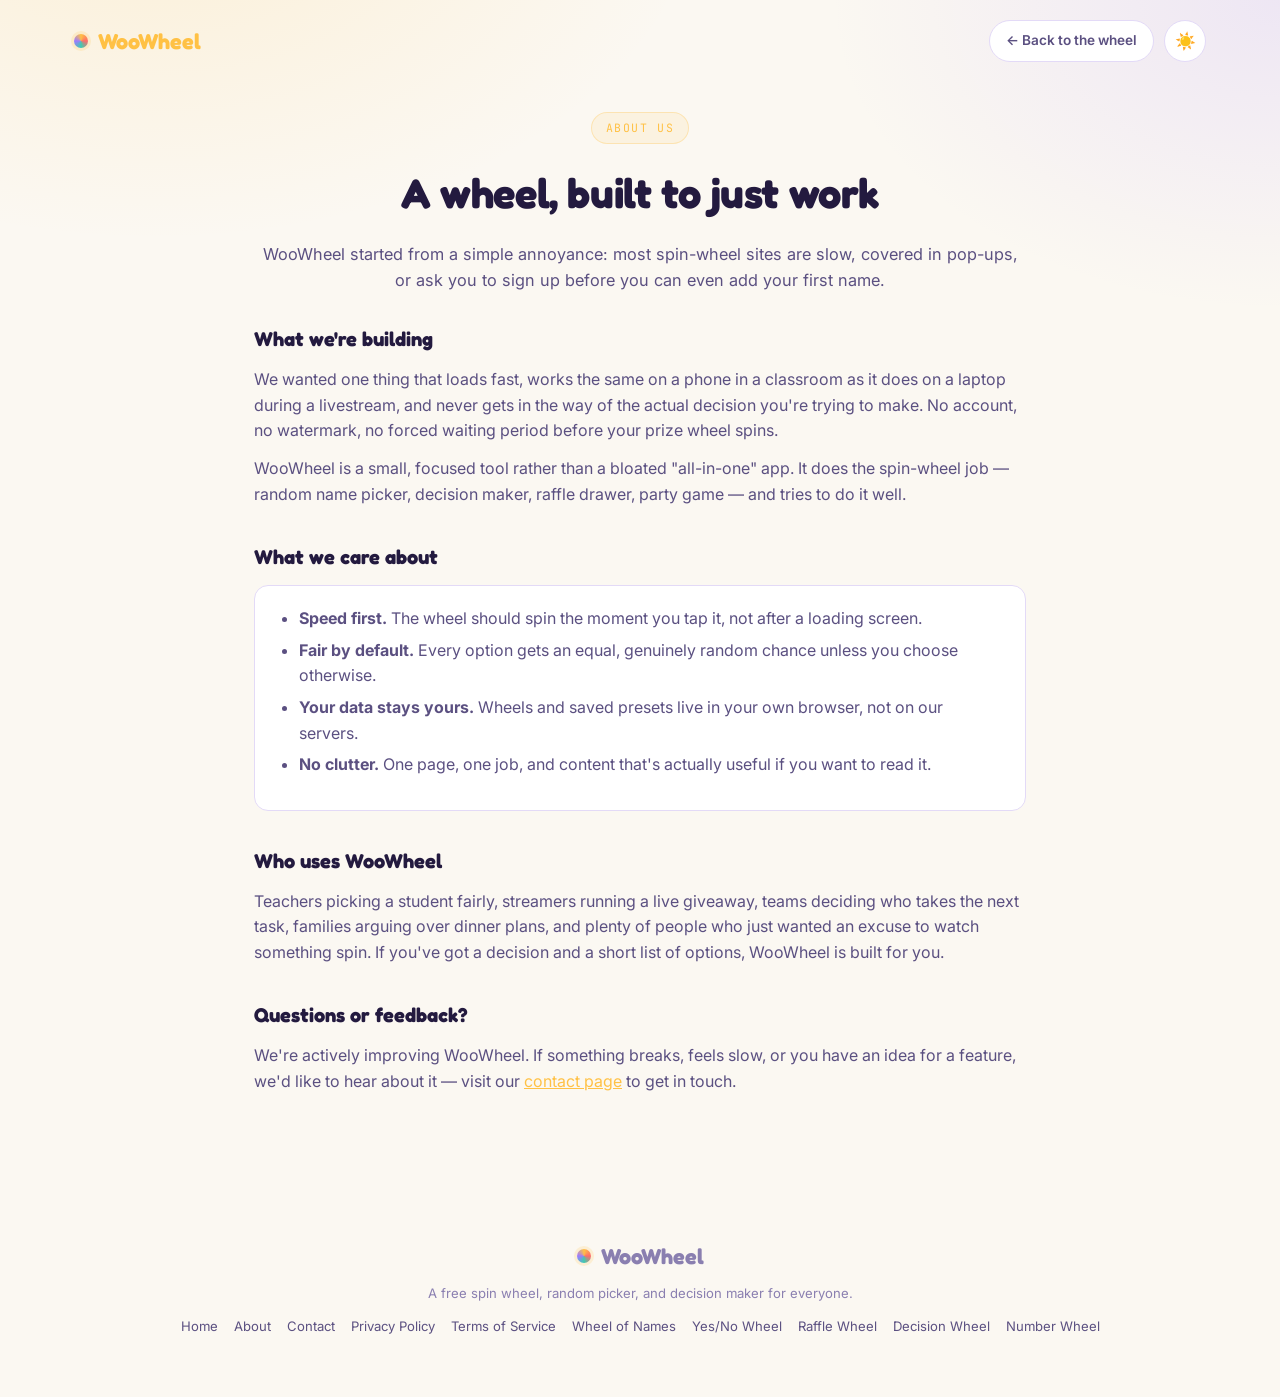
<file: about.html>
<!DOCTYPE html>
<html lang="en">
<head>
<meta charset="UTF-8">
<script>try{var t=JSON.parse(localStorage.getItem("woowheel_theme")||'"light"');document.documentElement.setAttribute("data-theme",t);}catch(e){}</script>
<meta name="viewport" content="width=device-width, initial-scale=1.0">
<title>About WooWheel – Why We Built a Free Spin Wheel Tool</title>
<meta name="description" content="WooWheel is a free, no-sign-up spin wheel and random picker built for teachers, streamers, teams, and anyone who needs a fair, fast way to decide. Learn what we're about.">
<link rel="canonical" href="https://woowheel.com/about.html">
<meta property="og:type" content="website">
<meta property="og:title" content="About WooWheel – Why We Built a Free Spin Wheel Tool">
<meta property="og:description" content="A free, no-sign-up spin wheel and random picker built for teachers, streamers, teams, and anyone who needs a fair, fast way to decide.">
<meta property="og:url" content="https://woowheel.com/about.html">
<meta property="og:site_name" content="WooWheel">
<meta property="og:image" content="https://woowheel.com/og-image.jpg">
<meta name="twitter:card" content="summary_large_image">
<meta name="twitter:image" content="https://woowheel.com/og-image.jpg">
<link rel="icon" href="favicon.svg" type="image/svg+xml">
<link rel="icon" href="favicon.ico" sizes="any">
<link rel="icon" type="image/png" sizes="192x192" href="favicon-192.png">
<link rel="apple-touch-icon" href="apple-touch-icon.png">
<link rel="manifest" href="site.webmanifest">
<meta name="theme-color" content="#150E29">
<link rel="preconnect" href="https://fonts.googleapis.com">
<link rel="preconnect" href="https://fonts.gstatic.com" crossorigin>
<link href="https://fonts.googleapis.com/css2?family=Fredoka:wght@500;600;700&family=Inter:wght@400;500;600;700&family=JetBrains+Mono:wght@500&display=swap" rel="stylesheet">
<link rel="stylesheet" href="site.css">
</head>
<body>

<nav class="site-nav">
  <a class="brand" href="index.html"><span class="brand-dot"></span><span class="brand-word">WooWheel</span></a>
    <div class="nav-actions">
    <a class="nav-back" href="index.html">← Back to the wheel</a>
    <button class="icon-btn" id="themeBtn" title="Toggle light/dark" aria-label="Toggle theme">☀️</button>
  </div>
</nav>

<main class="wrap">
  <div class="page-hero">
    <span class="eyebrow">About us</span>
    <h1>A wheel, built to just work</h1>
    <p class="lede">WooWheel started from a simple annoyance: most spin-wheel sites are slow, covered in pop-ups, or ask you to sign up before you can even add your first name.</p>
  </div>

  <div class="prose">
    <section>
      <h2>What we're building</h2>
      <p>We wanted one thing that loads fast, works the same on a phone in a classroom as it does on a laptop during a livestream, and never gets in the way of the actual decision you're trying to make. No account, no watermark, no forced waiting period before your prize wheel spins.</p>
      <p>WooWheel is a small, focused tool rather than a bloated "all-in-one" app. It does the spin-wheel job — random name picker, decision maker, raffle drawer, party game — and tries to do it well.</p>
    </section>

    <section>
      <h2>What we care about</h2>
      <div class="card">
        <ul>
          <li><strong>Speed first.</strong> The wheel should spin the moment you tap it, not after a loading screen.</li>
          <li><strong>Fair by default.</strong> Every option gets an equal, genuinely random chance unless you choose otherwise.</li>
          <li><strong>Your data stays yours.</strong> Wheels and saved presets live in your own browser, not on our servers.</li>
          <li><strong>No clutter.</strong> One page, one job, and content that's actually useful if you want to read it.</li>
        </ul>
      </div>
    </section>

    <section>
      <h2>Who uses WooWheel</h2>
      <p>Teachers picking a student fairly, streamers running a live giveaway, teams deciding who takes the next task, families arguing over dinner plans, and plenty of people who just wanted an excuse to watch something spin. If you've got a decision and a short list of options, WooWheel is built for you.</p>
    </section>

    <section>
      <h2>Questions or feedback?</h2>
      <p>We're actively improving WooWheel. If something breaks, feels slow, or you have an idea for a feature, we'd like to hear about it — visit our <a href="contact.html">contact page</a> to get in touch.</p>
    </section>
  </div>
</main>

<footer>
  <div class="wrap" style="max-width:1180px;">
    <div class="brand" style="justify-content:center;"><span class="brand-dot"></span><span class="brand-word">WooWheel</span></div>
    <p>A free spin wheel, random picker, and decision maker for everyone.</p>
    <div class="footer-links">
      <a href="index.html">Home</a>
      <a href="about.html">About</a>
      <a href="contact.html">Contact</a>
      <a href="privacy-policy.html">Privacy Policy</a>
      <a href="terms.html">Terms of Service</a>
      <a href="wheel-of-names.html">Wheel of Names</a>
      <a href="yes-or-no-wheel.html">Yes/No Wheel</a>
      <a href="raffle-wheel.html">Raffle Wheel</a>
      <a href="decision-wheel.html">Decision Wheel</a>
      <a href="random-number-wheel.html">Number Wheel</a>
    </div>
  </div>
</footer>
<script>
(function(){
  function load(k,f){ try{ var v=localStorage.getItem(k); return v===null?f:JSON.parse(v); }catch(e){ return f; } }
  function save(k,v){ try{ localStorage.setItem(k, JSON.stringify(v)); }catch(e){} }
  var theme = load('woowheel_theme','light');
  var btn = document.getElementById('themeBtn');
  function apply(){
    document.documentElement.setAttribute('data-theme', theme);
    if(btn) btn.textContent = theme === 'dark' ? '\ud83c\udf19' : '\u2600\ufe0f';
  }
  apply();
  if(btn){ btn.addEventListener('click', function(){ theme = theme==='dark'?'light':'dark'; save('woowheel_theme', theme); apply(); }); }
})();
</script>
</body>
</html>
</file>
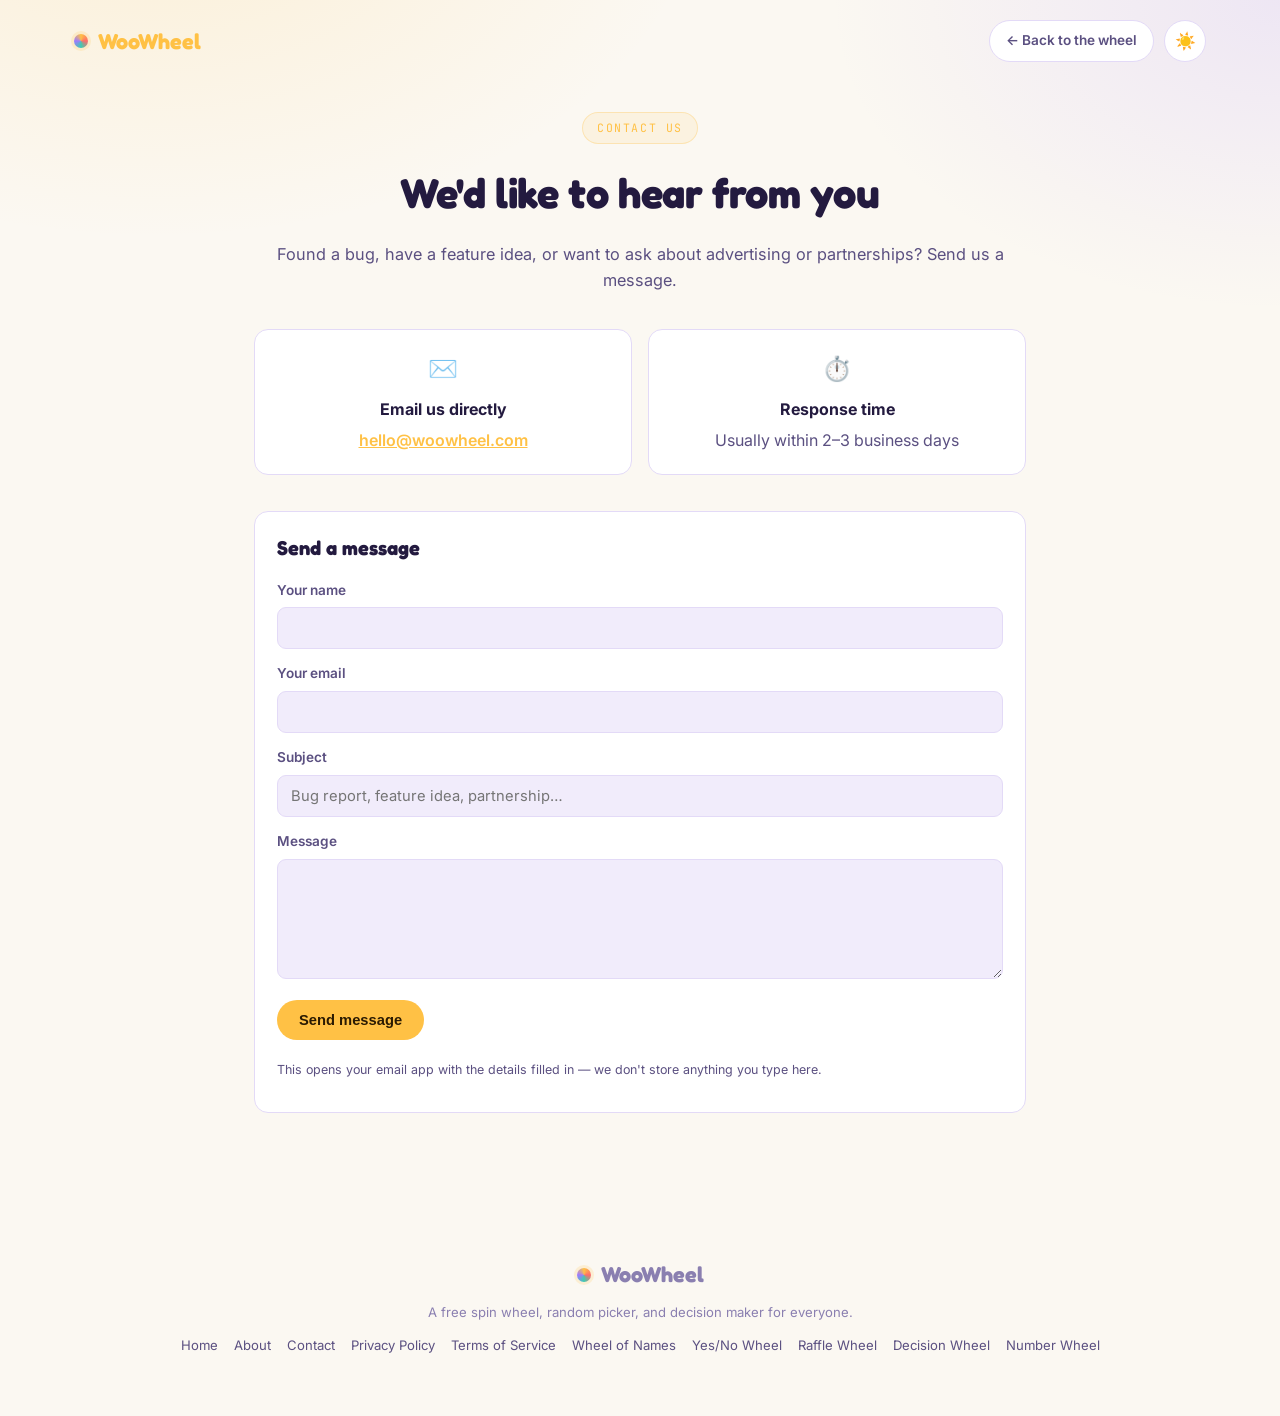
<file: contact.html>
<!DOCTYPE html>
<html lang="en">
<head>
<meta charset="UTF-8">
<script>try{var t=JSON.parse(localStorage.getItem("woowheel_theme")||'"light"');document.documentElement.setAttribute("data-theme",t);}catch(e){}</script>
<meta name="viewport" content="width=device-width, initial-scale=1.0">
<title>Contact WooWheel – Questions, Feedback & Support</title>
<meta name="description" content="Get in touch with the WooWheel team for questions, feedback, bug reports, or partnership enquiries about our free online spin wheel tool.">
<link rel="canonical" href="https://woowheel.com/contact.html">
<meta property="og:type" content="website">
<meta property="og:title" content="Contact WooWheel – Questions, Feedback & Support">
<meta property="og:description" content="Get in touch with the WooWheel team for questions, feedback, bug reports, or partnership enquiries.">
<meta property="og:url" content="https://woowheel.com/contact.html">
<meta property="og:site_name" content="WooWheel">
<meta property="og:image" content="https://woowheel.com/og-image.jpg">
<meta name="twitter:card" content="summary_large_image">
<meta name="twitter:image" content="https://woowheel.com/og-image.jpg">
<link rel="icon" href="favicon.svg" type="image/svg+xml">
<link rel="icon" href="favicon.ico" sizes="any">
<link rel="icon" type="image/png" sizes="192x192" href="favicon-192.png">
<link rel="apple-touch-icon" href="apple-touch-icon.png">
<link rel="manifest" href="site.webmanifest">
<meta name="theme-color" content="#150E29">
<link rel="preconnect" href="https://fonts.googleapis.com">
<link rel="preconnect" href="https://fonts.gstatic.com" crossorigin>
<link href="https://fonts.googleapis.com/css2?family=Fredoka:wght@500;600;700&family=Inter:wght@400;500;600;700&family=JetBrains+Mono:wght@500&display=swap" rel="stylesheet">
<link rel="stylesheet" href="site.css">
<style>
.contact-form{display:flex;flex-direction:column;gap:14px;margin-top:6px;}
.contact-form label{font-size:.85rem;font-weight:600;color:var(--text-dim);margin-bottom:6px;display:block;}
.contact-form input, .contact-form textarea{
  width:100%;background:var(--surface-2);border:1px solid var(--line);color:var(--text);
  padding:11px 13px;border-radius:var(--radius-sm);font-size:.92rem;font-family:'Inter',sans-serif;
}
.contact-form textarea{min-height:120px;resize:vertical;}
.contact-form button{
  align-self:flex-start;background:var(--gold);color:#2a1a02;border:none;font-weight:700;
  padding:12px 22px;border-radius:999px;font-size:.92rem;
}
.form-note{color:var(--text-faint);font-size:.78rem;margin-top:6px;}
</style>
</head>
<body>

<nav class="site-nav">
  <a class="brand" href="index.html"><span class="brand-dot"></span><span class="brand-word">WooWheel</span></a>
    <div class="nav-actions">
    <a class="nav-back" href="index.html">← Back to the wheel</a>
    <button class="icon-btn" id="themeBtn" title="Toggle light/dark" aria-label="Toggle theme">☀️</button>
  </div>
</nav>

<main class="wrap">
  <div class="page-hero">
    <span class="eyebrow">Contact us</span>
    <h1>We'd like to hear from you</h1>
    <p class="lede">Found a bug, have a feature idea, or want to ask about advertising or partnerships? Send us a message.</p>
  </div>

  <div class="prose">
    <div class="contact-grid">
      <div class="contact-card">
        <span class="ic">✉️</span>
        <strong>Email us directly</strong>
        <div><a href="mailto:hello@woowheel.com">hello@woowheel.com</a></div>
      </div>
      <div class="contact-card">
        <span class="ic">⏱️</span>
        <strong>Response time</strong>
        <div style="color:var(--text-dim);margin-top:6px;">Usually within 2–3 business days</div>
      </div>
    </div>

    <section style="margin-top:36px;">
      <div class="card">
        <h2 style="margin-bottom:16px;">Send a message</h2>
        <form class="contact-form" id="cfForm" action="mailto:hello@woowheel.com" method="post" enctype="text/plain">
          <div>
            <label for="cf-name">Your name</label>
            <input type="text" id="cf-name" name="name" required>
          </div>
          <div>
            <label for="cf-email">Your email</label>
            <input type="email" id="cf-email" name="email" required>
          </div>
          <div>
            <label for="cf-subject">Subject</label>
            <input type="text" id="cf-subject" name="subject" placeholder="Bug report, feature idea, partnership…">
          </div>
          <div>
            <label for="cf-message">Message</label>
            <textarea id="cf-message" name="message" required></textarea>
          </div>
          <button type="submit">Send message</button>
          <p class="form-note" id="cfNote">This opens your email app with the details filled in — we don't store anything you type here.</p>
        </form>
      </div>
    </section>
  </div>
</main>

<footer>
  <div class="wrap" style="max-width:1180px;">
    <div class="brand" style="justify-content:center;"><span class="brand-dot"></span><span class="brand-word">WooWheel</span></div>
    <p>A free spin wheel, random picker, and decision maker for everyone.</p>
    <div class="footer-links">
      <a href="index.html">Home</a>
      <a href="about.html">About</a>
      <a href="contact.html">Contact</a>
      <a href="privacy-policy.html">Privacy Policy</a>
      <a href="terms.html">Terms of Service</a>
      <a href="wheel-of-names.html">Wheel of Names</a>
      <a href="yes-or-no-wheel.html">Yes/No Wheel</a>
      <a href="raffle-wheel.html">Raffle Wheel</a>
      <a href="decision-wheel.html">Decision Wheel</a>
      <a href="random-number-wheel.html">Number Wheel</a>
    </div>
  </div>
</footer>
<script>
(function(){
  function load(k,f){ try{ var v=localStorage.getItem(k); return v===null?f:JSON.parse(v); }catch(e){ return f; } }
  function save(k,v){ try{ localStorage.setItem(k, JSON.stringify(v)); }catch(e){} }
  var theme = load('woowheel_theme','light');
  var btn = document.getElementById('themeBtn');
  function apply(){
    document.documentElement.setAttribute('data-theme', theme);
    if(btn) btn.textContent = theme === 'dark' ? '\ud83c\udf19' : '\u2600\ufe0f';
  }
  apply();
  if(btn){ btn.addEventListener('click', function(){ theme = theme==='dark'?'light':'dark'; save('woowheel_theme', theme); apply(); }); }
})();
</script>
<script>
(function(){
  var form = document.getElementById('cfForm');
  var note = document.getElementById('cfNote');
  if(!form) return;
  form.addEventListener('submit', function(e){
    e.preventDefault();
    var name = document.getElementById('cf-name').value.trim();
    var email = document.getElementById('cf-email').value.trim();
    var subject = document.getElementById('cf-subject').value.trim() || 'Message from woowheel.com';
    var message = document.getElementById('cf-message').value.trim();
    var body = 'Name: ' + name + '\nEmail: ' + email + '\n\n' + message;
    var mailto = 'mailto:hello@woowheel.com?subject=' + encodeURIComponent(subject) + '&body=' + encodeURIComponent(body);
    window.location.href = mailto;
    if(note){
      note.innerHTML = 'Opening your email app now. If nothing happens, email us directly at <a href="mailto:hello@woowheel.com">hello@woowheel.com</a>.';
    }
  });
})();
</script>
</body>
</html>
</file>
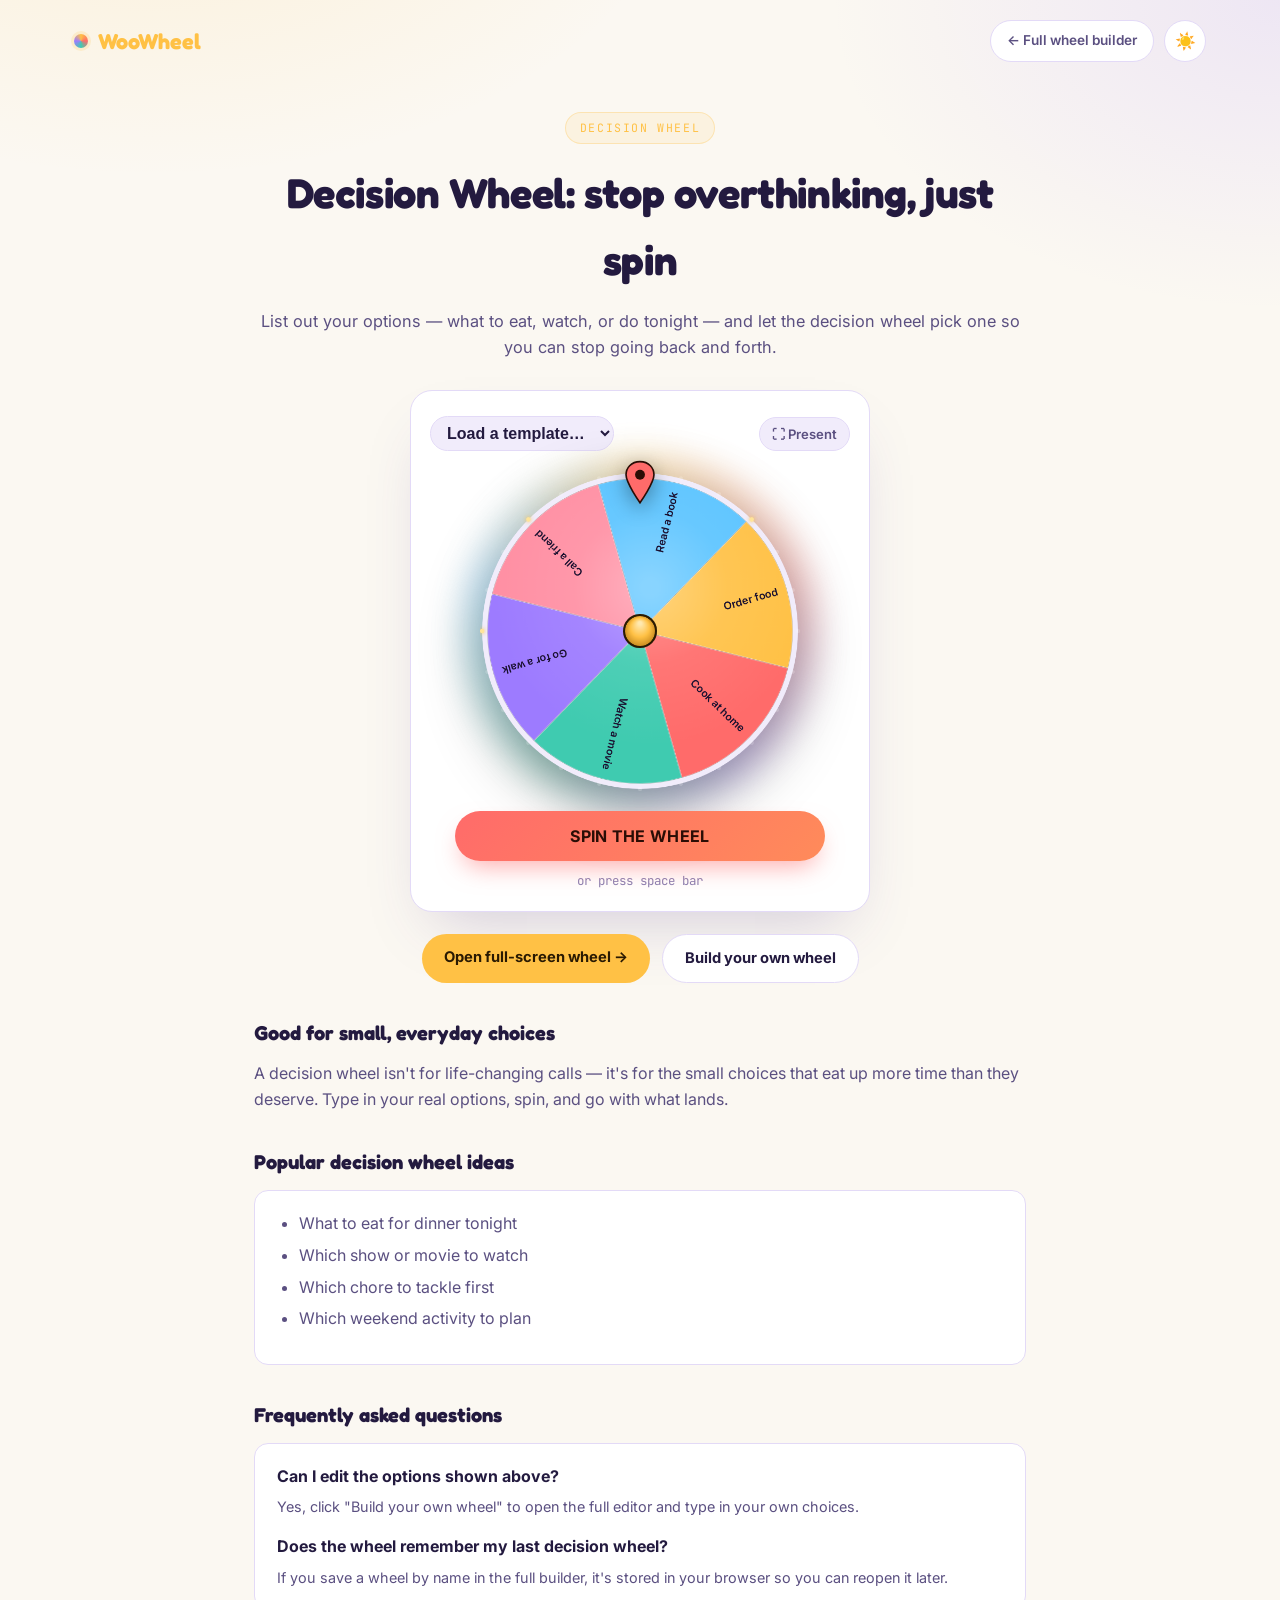
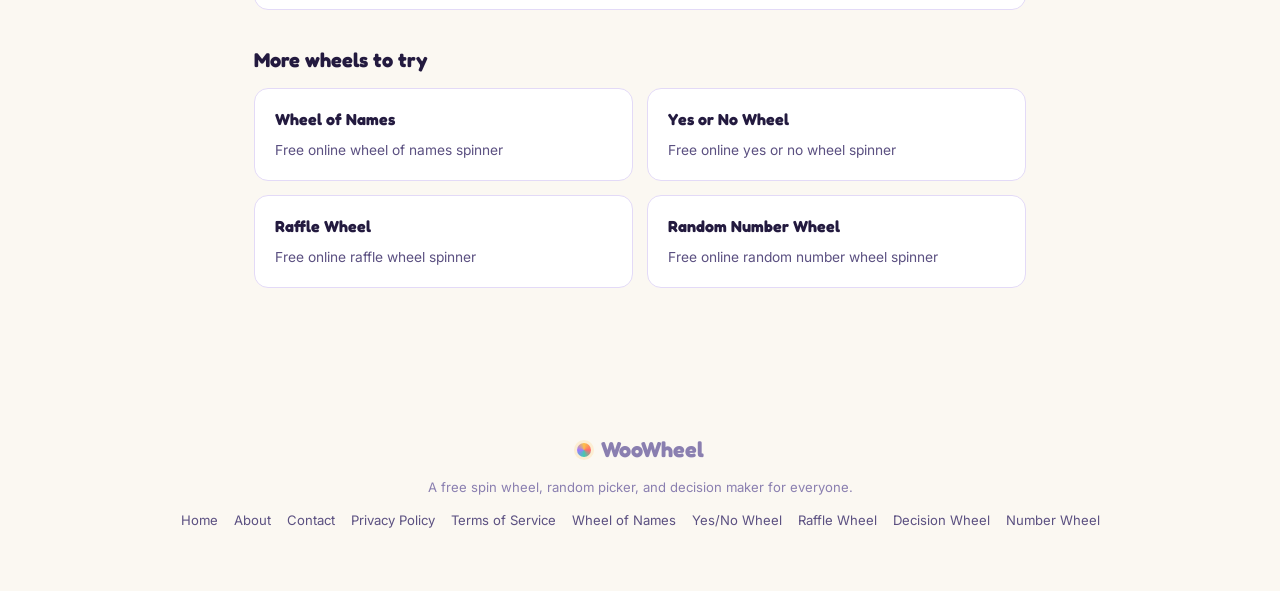
<file: decision-wheel.html>
<!DOCTYPE html>
<html lang="en">
<head>
<meta charset="UTF-8">
<script>try{var t=JSON.parse(localStorage.getItem("woowheel_theme")||'"light"');document.documentElement.setAttribute("data-theme",t);}catch(e){}</script>
<meta name="viewport" content="width=device-width, initial-scale=1.0">
<title>Decision Wheel – What Should I Do? Random Idea Spinner | WooWheel</title>
<meta name="description" content="Free decision wheel to help you choose between options — what to eat, what to watch, or what to do next. Type your choices and spin.">
<meta name="keywords" content="decision wheel, what should i do wheel, random decision maker, choice wheel, decide for me spinner">
<link rel="canonical" href="https://woowheel.com/decision-wheel.html">
<meta property="og:type" content="website">
<meta property="og:title" content="Decision Wheel – Random Decision Maker">
<meta property="og:description" content="Free decision wheel to help you choose between options — what to eat, what to watch, or what to do next. Type your choices and spin.">
<meta property="og:url" content="https://woowheel.com/decision-wheel.html">
<meta property="og:site_name" content="WooWheel">
<meta property="og:image" content="https://woowheel.com/og-image.jpg">
<meta name="twitter:card" content="summary_large_image">
<meta name="twitter:title" content="Decision Wheel – Random Decision Maker">
<meta name="twitter:description" content="Free decision wheel to help you choose between options — what to eat, what to watch, or what to do next. Type your choices and spin.">
<meta name="twitter:image" content="https://woowheel.com/og-image.jpg">
<meta name="theme-color" content="#150E29">
<link rel="icon" href="favicon.svg" type="image/svg+xml">
<link rel="icon" href="favicon.ico" sizes="any">
<link rel="icon" type="image/png" sizes="192x192" href="favicon-192.png">
<link rel="apple-touch-icon" href="apple-touch-icon.png">
<link rel="manifest" href="site.webmanifest">
<link rel="preconnect" href="https://fonts.googleapis.com">
<link rel="preconnect" href="https://fonts.gstatic.com" crossorigin>
<link href="https://fonts.googleapis.com/css2?family=Fredoka:wght@500;600;700&family=Inter:wght@400;500;600;700&family=JetBrains+Mono:wght@500&display=swap" rel="stylesheet">
<link rel="stylesheet" href="site.css">
<script type="application/ld+json">
{
  "@context": "https://schema.org",
  "@type": "FAQPage",
  "mainEntity": [
    {"@type": "Question", "name": "Can I edit the options shown above?", "acceptedAnswer": {"@type": "Answer", "text": "Yes, click \"Build your own wheel\" to open the full editor and type in your own choices."}},
    {"@type": "Question", "name": "Does the wheel remember my last decision wheel?", "acceptedAnswer": {"@type": "Answer", "text": "If you save a wheel by name in the full builder, it's stored in your browser so you can reopen it later."}}
  ]
}
</script>
<style>
.embed-frame{width:100%;max-width:460px;margin:0 auto;border-radius:var(--radius-lg);overflow:hidden;border:1px solid var(--line);box-shadow:var(--shadow-deep);background:var(--surface);}
.embed-frame iframe{width:100%;height:520px;border:0;display:block;background:transparent;}
.cta-row{display:flex;gap:12px;justify-content:center;flex-wrap:wrap;margin-top:22px;}
.cta-row a{background:var(--gold);color:#2a1a02;font-weight:700;padding:12px 22px;border-radius:999px;text-decoration:none;font-size:.92rem;}
.cta-row a.secondary{background:var(--surface);color:var(--text);border:1px solid var(--line);}
.related-grid{display:grid;grid-template-columns:repeat(2,1fr);gap:14px;}
@media(max-width:600px){.related-grid{grid-template-columns:1fr;}}
.related-card{background:var(--surface);border:1px solid var(--line);border-radius:var(--radius-md);padding:18px 20px;text-decoration:none;display:block;transition:.2s;}
.related-card:hover{border-color:var(--gold);transform:translateY(-2px);}
.related-card strong{color:var(--text);display:block;margin-bottom:4px;font-family:'Fredoka',sans-serif;}
.related-card span{color:var(--text-dim);font-size:.86rem;}
</style>
</head>
<body>

<nav class="site-nav">
  <a class="brand" href="index.html"><span class="brand-dot"></span><span class="brand-word">WooWheel</span></a>
    <div class="nav-actions">
    <a class="nav-back" href="index.html">← Full wheel builder</a>
    <button class="icon-btn" id="themeBtn" title="Toggle light/dark" aria-label="Toggle theme">☀️</button>
  </div>
</nav>

<main class="wrap">
  <div class="page-hero">
    <span class="eyebrow">Decision wheel</span>
    <h1>Decision Wheel: stop overthinking, just spin</h1>
    <p class="lede">List out your options — what to eat, watch, or do tonight — and let the decision wheel pick one so you can stop going back and forth.</p>
  </div>

  <div class="prose">
    <section style="text-align:center;">
      <div class="embed-frame">
        <iframe src="index.html?w=[base64]&embed=1" title="Decision Wheel: stop overthinking, just spin — WooWheel" loading="lazy"></iframe>
      </div>
      <div class="cta-row">
        <a href="index.html?w=[base64]">Open full-screen wheel →</a>
        <a class="secondary" href="index.html">Build your own wheel</a>
      </div>
    </section>

    
    <section>
      <h2>Good for small, everyday choices</h2>
      <p>A decision wheel isn't for life-changing calls — it's for the small choices that eat up more time than they deserve. Type in your real options, spin, and go with what lands.</p>
    </section>
    <section>
      <h2>Popular decision wheel ideas</h2>
      <div class="card">
        <ul>
          <li>What to eat for dinner tonight</li>
          <li>Which show or movie to watch</li>
          <li>Which chore to tackle first</li>
          <li>Which weekend activity to plan</li>
        </ul>
      </div>
    </section>
    

    <section>
      <h2>Frequently asked questions</h2>
      <div class="card" style="display:flex;flex-direction:column;gap:16px;">
        <div><strong style="display:block;margin-bottom:6px;">Can I edit the options shown above?</strong><p style="color:var(--text-dim);font-size:.9rem;margin:0;">Yes, click "Build your own wheel" to open the full editor and type in your own choices.</p></div>
        <div><strong style="display:block;margin-bottom:6px;">Does the wheel remember my last decision wheel?</strong><p style="color:var(--text-dim);font-size:.9rem;margin:0;">If you save a wheel by name in the full builder, it's stored in your browser so you can reopen it later.</p></div>
      </div>
    </section>

    <section>
      <h2>More wheels to try</h2>
      <div class="related-grid">
        <a class="related-card" href="wheel-of-names.html"><strong>Wheel of Names</strong><span>Free online wheel of names spinner</span></a>
        <a class="related-card" href="yes-or-no-wheel.html"><strong>Yes or No Wheel</strong><span>Free online yes or no wheel spinner</span></a>
        <a class="related-card" href="raffle-wheel.html"><strong>Raffle Wheel</strong><span>Free online raffle wheel spinner</span></a>
        <a class="related-card" href="random-number-wheel.html"><strong>Random Number Wheel</strong><span>Free online random number wheel spinner</span></a>
      </div>
    </section>
  </div>
</main>

<footer>
  <div class="wrap" style="max-width:1180px;">
    <div class="brand" style="justify-content:center;"><span class="brand-dot"></span><span class="brand-word">WooWheel</span></div>
    <p>A free spin wheel, random picker, and decision maker for everyone.</p>
    <div class="footer-links">
      <a href="index.html">Home</a>
      <a href="about.html">About</a>
      <a href="contact.html">Contact</a>
      <a href="privacy-policy.html">Privacy Policy</a>
      <a href="terms.html">Terms of Service</a>
      <a href="wheel-of-names.html">Wheel of Names</a>
      <a href="yes-or-no-wheel.html">Yes/No Wheel</a>
      <a href="raffle-wheel.html">Raffle Wheel</a>
      <a href="decision-wheel.html">Decision Wheel</a>
      <a href="random-number-wheel.html">Number Wheel</a>
    </div>
  </div>
</footer>
<script>
(function(){
  function load(k,f){ try{ var v=localStorage.getItem(k); return v===null?f:JSON.parse(v); }catch(e){ return f; } }
  function save(k,v){ try{ localStorage.setItem(k, JSON.stringify(v)); }catch(e){} }
  var theme = load('woowheel_theme','light');
  var btn = document.getElementById('themeBtn');
  function apply(){
    document.documentElement.setAttribute('data-theme', theme);
    if(btn) btn.textContent = theme === 'dark' ? '\ud83c\udf19' : '\u2600\ufe0f';
  }
  apply();
  if(btn){ btn.addEventListener('click', function(){ theme = theme==='dark'?'light':'dark'; save('woowheel_theme', theme); apply(); }); }
})();
</script>
</body>
</html>
</file>
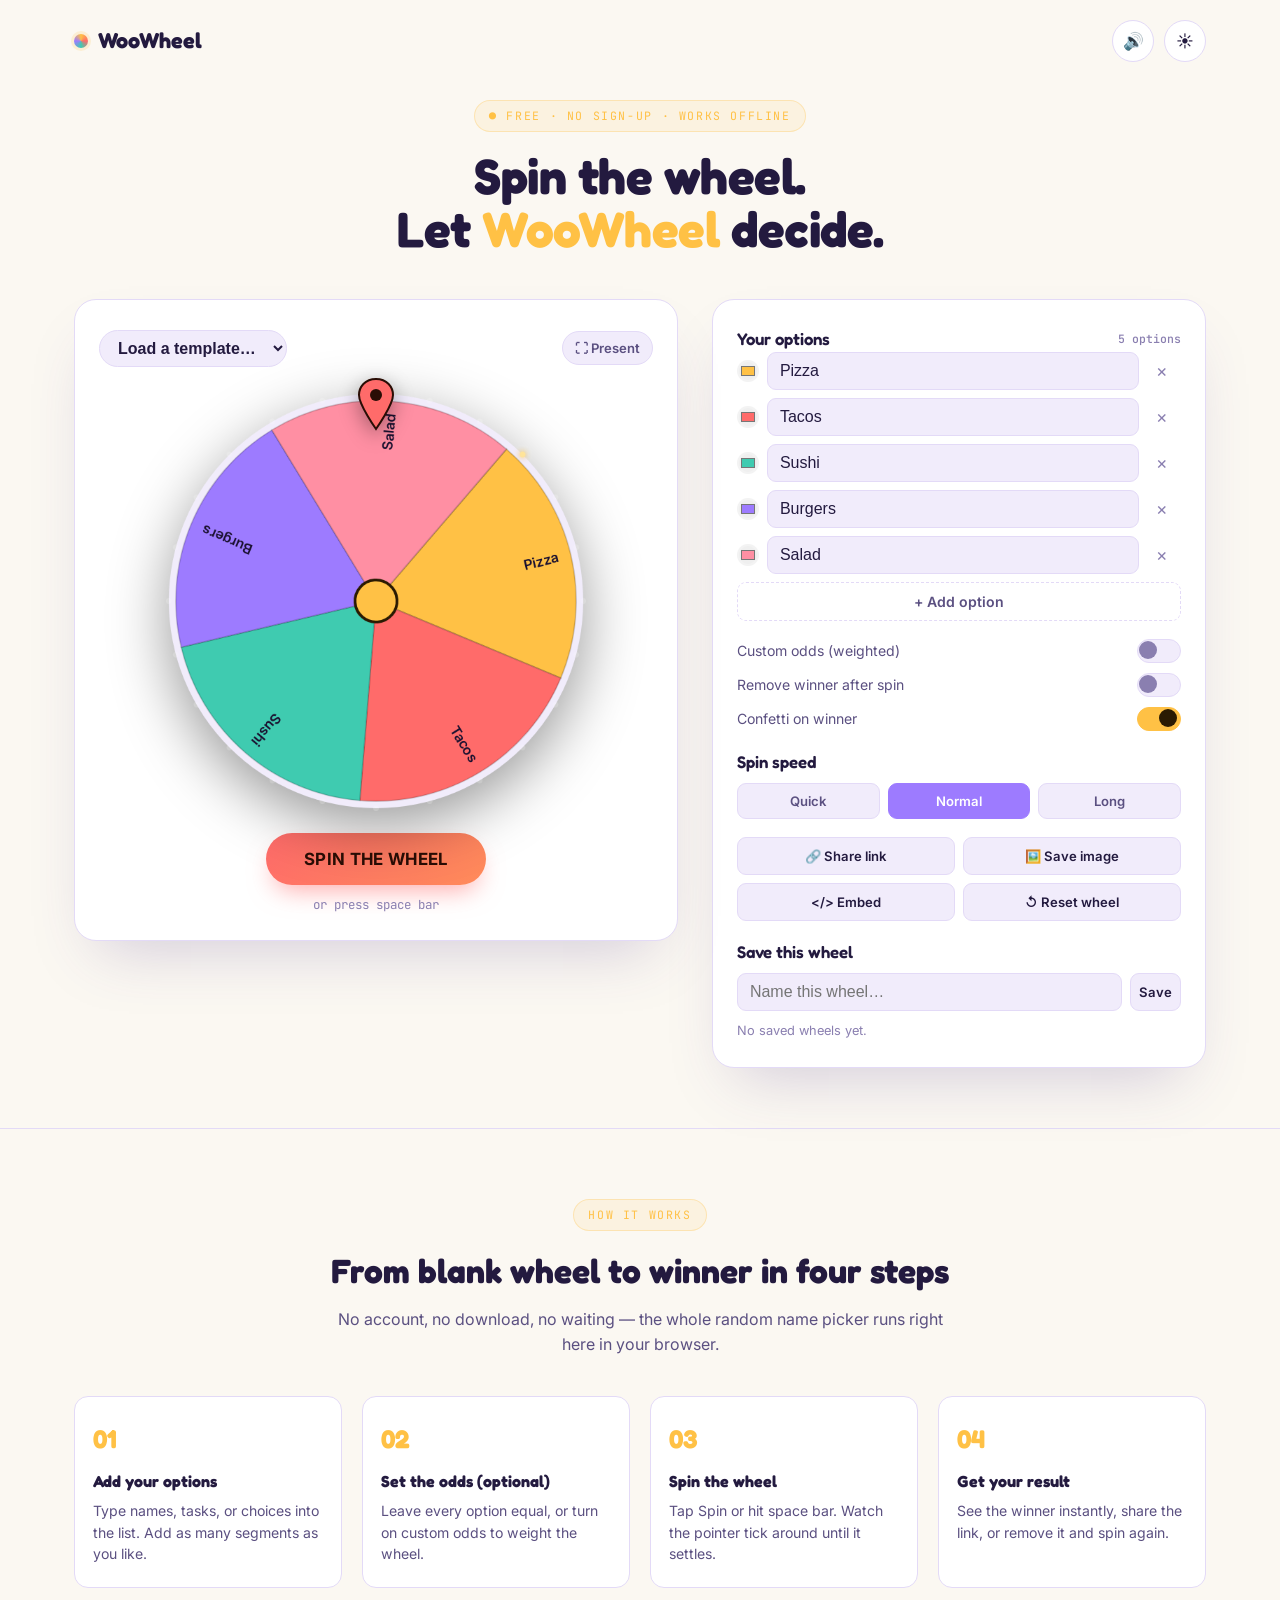
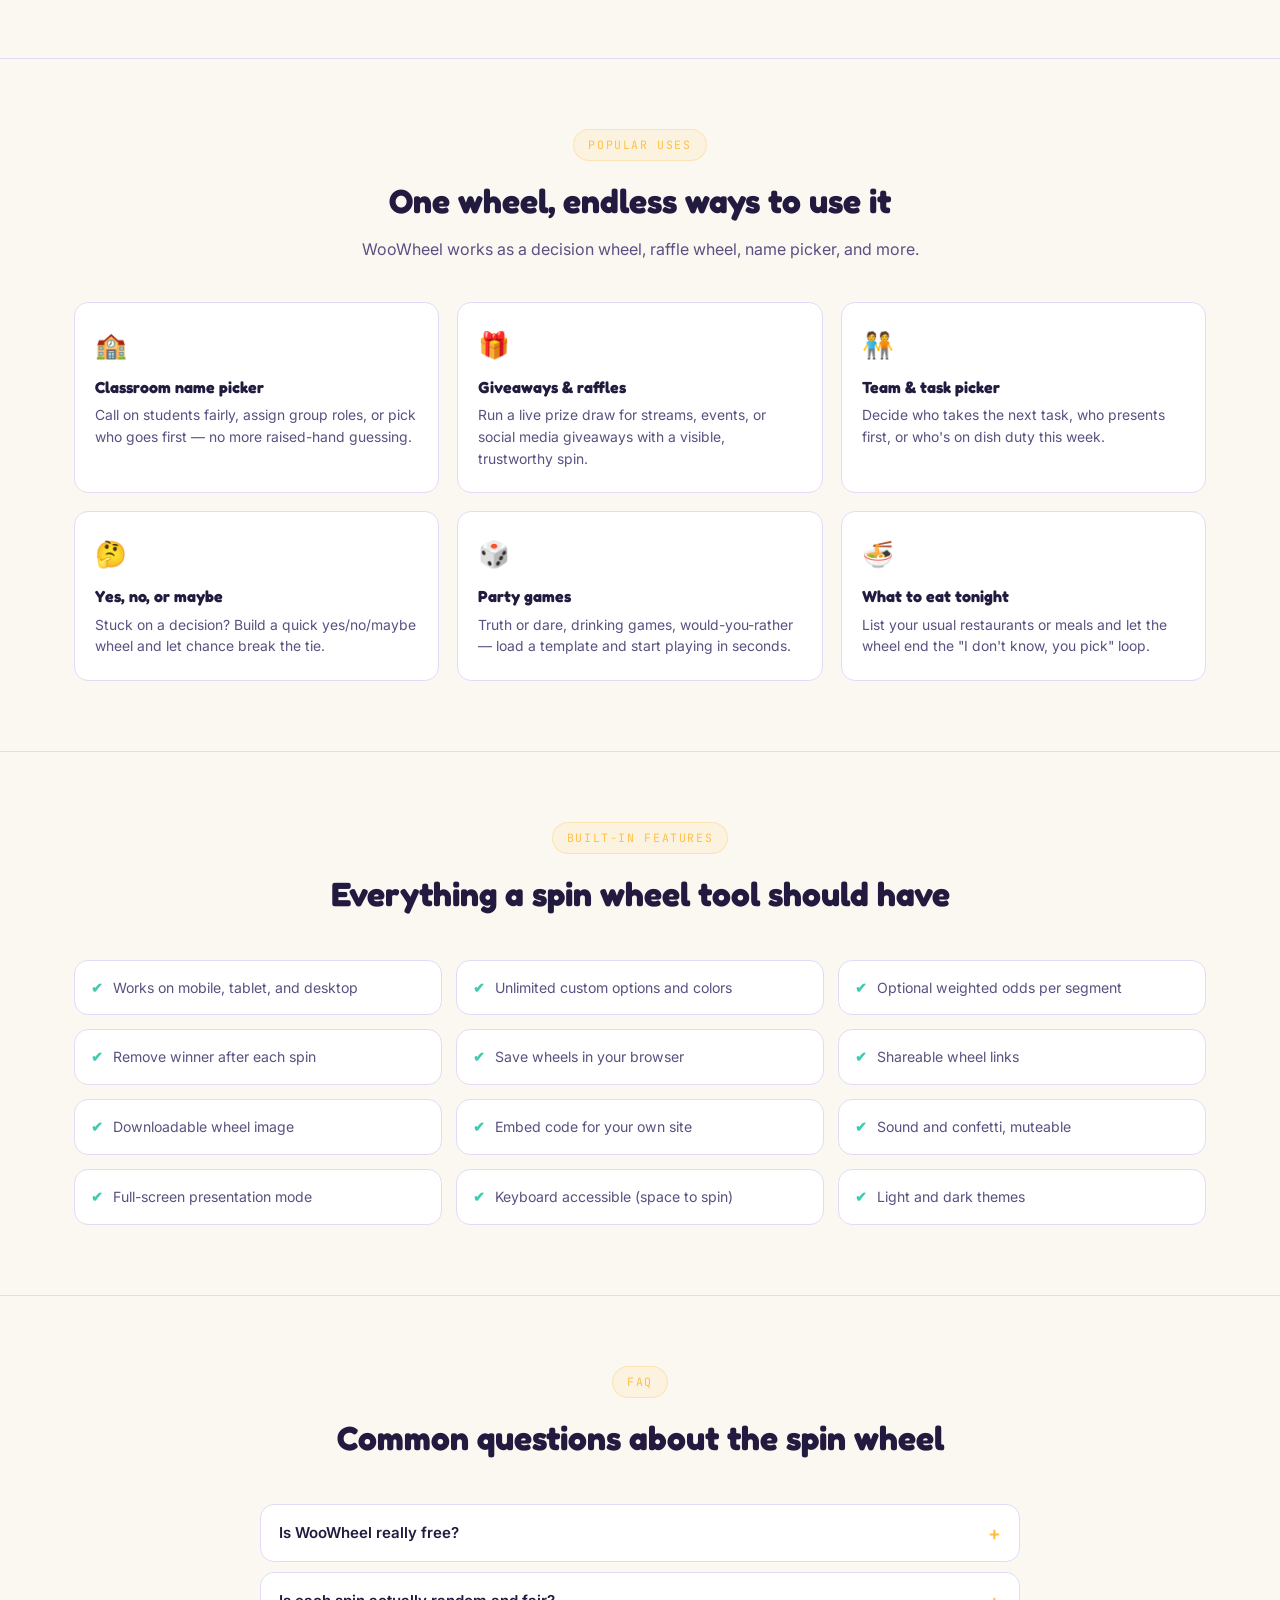
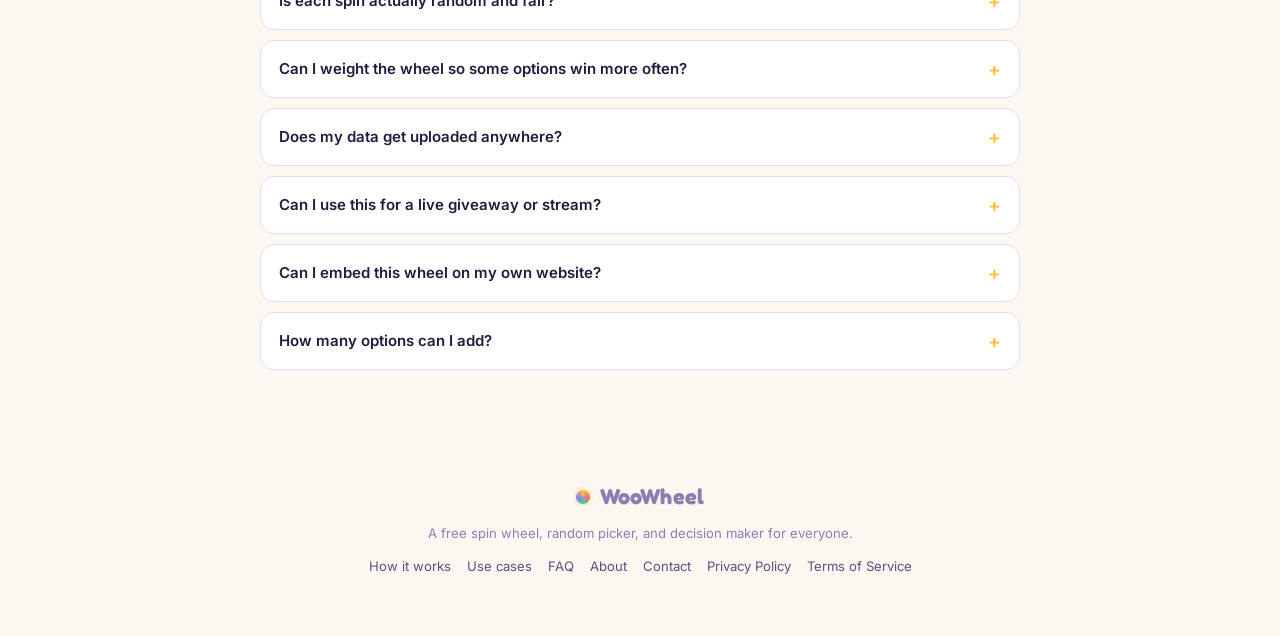
<file: index (20).html>
<!DOCTYPE html>
<html lang="en">
<head>
<meta charset="UTF-8">
<meta name="viewport" content="width=device-width, initial-scale=1.0, viewport-fit=cover">
<title>Free Spin Wheel Online – Random Name Picker & Decision Wheel Maker | WooWheel</title>
<meta name="description" content="Spin the wheel free, right in your browser. Build a custom random picker for names, decisions, raffles, giveaways, and classroom games. No sign-up, works on mobile, tablet, and desktop.">
<meta name="keywords" content="spin wheel, wheel spinner, random name picker, decision wheel, wheel of names, random picker online, spin the wheel game, wheel decide, raffle wheel, prize wheel, yes or no wheel">
<link rel="canonical" href="https://woowheel.com/">
<meta property="og:type" content="website">
<meta property="og:title" content="WooWheel – Free Online Spin Wheel & Random Picker">
<meta property="og:description" content="Type your options, spin the wheel, get a random winner. Free, fast, and mobile-friendly – no sign-up needed.">
<meta property="og:url" content="https://woowheel.com/">
<meta property="og:site_name" content="WooWheel">
<meta name="twitter:card" content="summary_large_image">
<meta name="twitter:title" content="WooWheel – Free Online Spin Wheel & Random Picker">
<meta name="twitter:description" content="Type your options, spin the wheel, get a random winner. Free, fast, and mobile-friendly.">
<meta name="theme-color" content="#FBF8F2">
<link rel="preconnect" href="https://fonts.googleapis.com">
<link rel="preconnect" href="https://fonts.gstatic.com" crossorigin>
<link href="https://fonts.googleapis.com/css2?family=Fredoka:wght@500;600;700&family=Inter:wght@400;500;600;700&family=JetBrains+Mono:wght@500&display=swap" rel="stylesheet">
<script type="application/ld+json">
{
  "@context": "https://schema.org",
  "@type": "WebApplication",
  "name": "WooWheel",
  "url": "https://woowheel.com/",
  "applicationCategory": "UtilitiesApplication",
  "operatingSystem": "Any",
  "offers": { "@type": "Offer", "price": "0", "priceCurrency": "USD" },
  "description": "A free online spin wheel and random picker for names, decisions, raffles, giveaways, and classroom games.",
  "browserRequirements": "Requires JavaScript"
}
</script>
<script type="application/ld+json">
{
  "@context": "https://schema.org",
  "@type": "FAQPage",
  "mainEntity": [
    {"@type": "Question", "name": "Is WooWheel free to use?", "acceptedAnswer": {"@type": "Answer", "text": "Yes. WooWheel is completely free, has no sign-up, and runs entirely in your browser."}},
    {"@type": "Question", "name": "How does the spin wheel pick a random winner?", "acceptedAnswer": {"@type": "Answer", "text": "Each spin uses your device's random number generator to choose a stopping angle, so every option has a genuinely fair chance unless you set custom odds."}},
    {"@type": "Question", "name": "Can I use the wheel on my phone?", "acceptedAnswer": {"@type": "Answer", "text": "Yes, the wheel resizes automatically for mobile, tablet, and desktop screens and works with tap or click."}},
    {"@type": "Question", "name": "Can I give some options a better chance of winning?", "acceptedAnswer": {"@type": "Answer", "text": "Yes, turn on custom odds to set a weight for each option, so some segments are more or less likely to be picked."}},
    {"@type": "Question", "name": "Can I save my wheel and use it again later?", "acceptedAnswer": {"@type": "Answer", "text": "Yes, name your wheel and save it. It stays in your browser so you can reopen it any time."}},
    {"@type": "Question", "name": "Can I share my wheel with someone else?", "acceptedAnswer": {"@type": "Answer", "text": "Yes, use the share link button to generate a link that opens your exact wheel for anyone you send it to."}}
  ]
}
</script>
<style>
:root{
  --bg:#FBF8F2;
  --bg-soft:#FFFFFF;
  --surface:#FFFFFF;
  --surface-2:#F1ECFB;
  --line:#E3DAF7;
  --gold:#FFC145;
  --gold-dim:#8A6A22;
  --coral:#FF6B6A;
  --teal:#3FCBB0;
  --violet:#9D7BFF;
  --rose:#FF8FA3;
  --sky:#5BC4FF;
  --text:#231A3F;
  --text-dim:#5B5081;
  --text-faint:#8A7FB0;
  --radius-lg:22px;
  --radius-md:14px;
  --radius-sm:9px;
  --shadow-deep:0 30px 60px -25px rgba(80,60,140,.25);
}
[data-theme="dark"]{
  --bg:#150E29;
  --bg-soft:#1B1333;
  --surface:#1F1640;
  --surface-2:#2A1E54;
  --line:#3A2C6E;
  --text:#F5F1FF;
  --text-dim:#B9AEDD;
  --text-faint:#7C71A6;
  --shadow-deep:0 30px 60px -20px rgba(5,2,20,.65);
}
*{box-sizing:border-box;margin:0;padding:0;}
html{scroll-behavior:smooth;}
body{
  background:var(--bg);
  color:var(--text);
  font-family:'Inter',sans-serif;
  line-height:1.55;
  overflow-x:hidden;
  transition:background .4s ease,color .4s ease;
}
[data-theme="dark"] body{background:radial-gradient(1100px 700px at 15% -10%, #241A4A 0%, var(--bg) 55%), var(--bg);}
h1,h2,h3,.brand-word{font-family:'Fredoka',sans-serif;}
a{color:inherit;}
button{font-family:'Inter',sans-serif;cursor:pointer;border:none;}
.wrap{max-width:1180px;margin:0 auto;padding:0 24px;}
.visually-hidden{position:absolute;width:1px;height:1px;overflow:hidden;clip:rect(0,0,0,0);}

/* ---------- NAV ---------- */
.site-nav{
  display:flex;align-items:center;justify-content:space-between;
  padding:20px 24px;max-width:1180px;margin:0 auto;
}
.brand{display:flex;align-items:center;gap:10px;font-size:1.35rem;font-weight:700;letter-spacing:.2px;}
.brand-dot{width:14px;height:14px;border-radius:50%;background:conic-gradient(var(--gold),var(--coral),var(--teal),var(--violet),var(--gold));box-shadow:0 0 0 3px rgba(255,193,69,.18);}
.nav-actions{display:flex;gap:10px;align-items:center;}
.icon-btn{
  width:42px;height:42px;border-radius:50%;
  background:var(--surface);border:1px solid var(--line);
  display:flex;align-items:center;justify-content:center;
  color:var(--text);font-size:1.05rem;transition:transform .15s ease,background .2s ease;
}
.icon-btn:hover{transform:translateY(-2px);background:var(--surface-2);}
.icon-btn:focus-visible, button:focus-visible, input:focus-visible, textarea:focus-visible, select:focus-visible{
  outline:2.5px solid var(--gold);outline-offset:2px;
}

/* ---------- HERO ---------- */
.hero{padding:18px 0 60px;}
.hero-head{text-align:center;max-width:680px;margin:0 auto 42px;padding:0 12px;}
.eyebrow{
  display:inline-flex;align-items:center;gap:8px;
  font-family:'JetBrains Mono',monospace;font-size:.72rem;letter-spacing:.14em;
  text-transform:uppercase;color:var(--gold);background:rgba(255,193,69,.1);
  border:1px solid rgba(255,193,69,.3);padding:6px 14px;border-radius:999px;margin-bottom:18px;
}
.hero-head h1{font-size:clamp(2rem,4.6vw,3.1rem);font-weight:700;line-height:1.08;letter-spacing:-.01em;margin-bottom:6px;}
.hero-head h1 span{color:var(--gold);}
.hero-head p{margin-top:16px;color:var(--text-dim);font-size:1.08rem;max-width:560px;margin-left:auto;margin-right:auto;}

.studio{
  display:grid;grid-template-columns:1.1fr .9fr;gap:34px;align-items:start;
}
@media(max-width:900px){.studio{grid-template-columns:1fr;}}

/* ---------- WHEEL STAGE ---------- */
.stage{
  background:var(--surface);border:1px solid var(--line);border-radius:var(--radius-lg);
  padding:30px 24px 26px;box-shadow:var(--shadow-deep);
  display:flex;flex-direction:column;align-items:center;position:relative;
}
.stage-topline{
  display:flex;justify-content:space-between;align-items:center;width:100%;margin-bottom:6px;gap:10px;flex-wrap:wrap;
}
.template-select{
  background:var(--surface-2);color:var(--text);border:1px solid var(--line);
  border-radius:999px;padding:8px 14px;font-size:.85rem;font-weight:600;
}
.stage-tools{display:flex;gap:8px;}
.pill-btn{
  background:var(--surface-2);color:var(--text-dim);border:1px solid var(--line);
  border-radius:999px;padding:8px 12px;font-size:.82rem;font-weight:600;
  display:flex;align-items:center;gap:6px;transition:.2s;
}
.pill-btn:hover{color:var(--text);border-color:var(--gold);}
.pill-btn.active{color:var(--bg);background:var(--gold);border-color:var(--gold);}

.wheel-area{position:relative;width:min(420px,100%);aspect-ratio:1/1;margin:18px auto 8px;}
.pointer-flap{
  position:absolute;top:-14px;left:50%;transform:translateX(-50%);
  width:46px;height:56px;z-index:5;filter:drop-shadow(0 6px 10px rgba(0,0,0,.35));
  transform-origin:50% 8px;
}
.pointer-flap.tick{animation:flapTick .11s ease;}
@keyframes flapTick{0%{transform:translateX(-50%) rotate(0deg);}45%{transform:translateX(-50%) rotate(16deg);}100%{transform:translateX(-50%) rotate(0deg);}}
canvas#wheelCanvas{width:100%;height:100%;display:block;filter:drop-shadow(0 18px 30px rgba(0,0,0,.4));}
canvas#confettiCanvas{position:absolute;inset:-40px;pointer-events:none;z-index:8;width:calc(100% + 80px);height:calc(100% + 80px);}

.spin-btn{
  margin-top:14px;width:min(220px,72%);padding:16px 20px;border-radius:999px;
  background:linear-gradient(135deg,var(--coral),#ff8b5a);color:#2a0d05;font-weight:700;font-size:1.05rem;
  letter-spacing:.02em;box-shadow:0 12px 26px -8px rgba(255,107,106,.6);transition:transform .15s ease, box-shadow .2s ease;
}
.spin-btn:hover{transform:translateY(-2px);}
.spin-btn:disabled{opacity:.55;cursor:not-allowed;transform:none;}
.spin-hint{margin-top:10px;color:var(--text-faint);font-size:.78rem;font-family:'JetBrains Mono',monospace;}

/* ---------- CONTROL PANEL ---------- */
.panel{
  background:var(--surface);border:1px solid var(--line);border-radius:var(--radius-lg);
  padding:26px 24px;box-shadow:var(--shadow-deep);display:flex;flex-direction:column;gap:18px;
}
.panel h2{font-size:1.05rem;font-weight:600;display:flex;align-items:center;justify-content:space-between;}
.panel h2 small{font-family:'JetBrains Mono',monospace;font-weight:500;font-size:.72rem;color:var(--text-faint);}
.option-list{display:flex;flex-direction:column;gap:8px;max-height:290px;overflow-y:auto;padding-right:4px;}
.option-list::-webkit-scrollbar{width:6px;}
.option-list::-webkit-scrollbar-thumb{background:var(--line);border-radius:6px;}
.option-row{display:flex;align-items:center;gap:8px;}
.swatch{
  width:22px;height:22px;border-radius:50%;flex:0 0 auto;border:2px solid rgba(255,255,255,.25);cursor:pointer;padding:0;
}
.option-row input[type="text"]{
  flex:1;min-width:0;background:var(--surface-2);border:1px solid var(--line);color:var(--text);
  padding:9px 12px;border-radius:var(--radius-sm);font-size:.92rem;
}
.option-row input[type="number"]{
  width:52px;background:var(--surface-2);border:1px solid var(--line);color:var(--text);
  padding:9px 6px;border-radius:var(--radius-sm);font-size:.85rem;text-align:center;
}
.row-remove{
  width:30px;height:30px;border-radius:8px;background:transparent;color:var(--text-faint);font-size:1.1rem;flex:0 0 auto;
}
.row-remove:hover{color:var(--coral);background:rgba(255,107,106,.1);}
.add-option{
  border:1.5px dashed var(--line);border-radius:var(--radius-sm);padding:10px;
  color:var(--text-dim);font-weight:600;font-size:.88rem;background:transparent;
}
.add-option:hover{border-color:var(--gold);color:var(--gold);}

.toggle-grid{display:flex;flex-direction:column;gap:10px;}
.toggle-row{display:flex;align-items:center;justify-content:space-between;gap:10px;}
.toggle-row span{font-size:.88rem;color:var(--text-dim);}
.switch{position:relative;width:44px;height:24px;flex:0 0 auto;}
.switch input{opacity:0;width:100%;height:100%;position:absolute;margin:0;cursor:pointer;}
.switch .track{position:absolute;inset:0;background:var(--surface-2);border:1px solid var(--line);border-radius:999px;transition:.2s;}
.switch .thumb{position:absolute;top:2px;left:2px;width:18px;height:18px;border-radius:50%;background:var(--text-faint);transition:.2s;}
.switch input:checked + .track{background:var(--gold);border-color:var(--gold);}
.switch input:checked ~ .thumb{transform:translateX(20px);background:#2a1a02;}

.duration-row{display:flex;gap:8px;}
.duration-row button{
  flex:1;padding:9px 6px;border-radius:var(--radius-sm);background:var(--surface-2);
  color:var(--text-dim);border:1px solid var(--line);font-size:.82rem;font-weight:600;
}
.duration-row button.active{background:var(--violet);border-color:var(--violet);color:#fff;}

.panel-actions{display:grid;grid-template-columns:1fr 1fr;gap:8px;}
.panel-actions button, .save-row button{
  padding:10px 8px;border-radius:var(--radius-sm);background:var(--surface-2);color:var(--text);
  border:1px solid var(--line);font-size:.82rem;font-weight:600;display:flex;align-items:center;justify-content:center;gap:6px;
}
.panel-actions button:hover, .save-row button:hover{border-color:var(--gold);color:var(--gold);}
.save-row{display:flex;gap:8px;}
.save-row input{
  flex:1;background:var(--surface-2);border:1px solid var(--line);color:var(--text);
  padding:9px 12px;border-radius:var(--radius-sm);font-size:.85rem;
}
.saved-list{display:flex;flex-direction:column;gap:6px;max-height:120px;overflow-y:auto;}
.saved-item{
  display:flex;align-items:center;justify-content:space-between;background:var(--surface-2);
  border:1px solid var(--line);border-radius:var(--radius-sm);padding:8px 10px;font-size:.82rem;
}
.saved-item button{background:transparent;color:var(--text-faint);font-size:.95rem;}
.saved-item button:hover{color:var(--coral);}
.saved-item .load-name{cursor:pointer;font-weight:600;}
.saved-item .load-name:hover{color:var(--gold);}

/* ---------- RESULT MODAL ---------- */
.modal-backdrop{
  position:fixed;inset:0;background:rgba(9,5,22,.72);backdrop-filter:blur(4px);
  display:none;align-items:center;justify-content:center;z-index:50;padding:20px;
}
.modal-backdrop.show{display:flex;}
.modal-card{
  background:var(--surface);border:1px solid var(--line);border-radius:var(--radius-lg);
  padding:36px 30px;max-width:420px;width:100%;text-align:center;box-shadow:var(--shadow-deep);
  animation:pop .25s cubic-bezier(.2,1.4,.4,1);
}
@keyframes pop{from{transform:scale(.85);opacity:0;}to{transform:scale(1);opacity:1;}}
.modal-card .eyebrow{margin-bottom:10px;}
.modal-card h3{font-size:1.9rem;word-break:break-word;margin:6px 0 20px;}
.modal-actions{display:flex;gap:10px;flex-wrap:wrap;justify-content:center;}
.modal-actions button{
  padding:10px 16px;border-radius:999px;font-weight:600;font-size:.86rem;
  background:var(--surface-2);border:1px solid var(--line);color:var(--text);
}
.modal-actions .primary{background:var(--gold);color:#2a1a02;border-color:var(--gold);}
.modal-actions button:hover{transform:translateY(-1px);}
.embed-code{
  text-align:left;background:var(--bg-soft);border:1px solid var(--line);border-radius:var(--radius-sm);
  padding:12px;font-family:'JetBrains Mono',monospace;font-size:.72rem;color:var(--text-dim);
  max-height:120px;overflow:auto;margin-top:12px;white-space:pre-wrap;word-break:break-all;
}

/* ---------- CONTENT SECTIONS ---------- */
.content-section{padding:70px 0;border-top:1px solid var(--line);}
.section-head{max-width:620px;margin:0 auto 40px;text-align:center;}
.section-head .eyebrow{margin-bottom:14px;}
.section-head h2{font-size:clamp(1.5rem,3vw,2.1rem);}
.section-head p{color:var(--text-dim);margin-top:10px;}

.steps-grid{display:grid;grid-template-columns:repeat(4,1fr);gap:20px;}
@media(max-width:800px){.steps-grid{grid-template-columns:repeat(2,1fr);}}
@media(max-width:520px){.steps-grid{grid-template-columns:1fr;}}
.step-card{
  background:var(--surface);border:1px solid var(--line);border-radius:var(--radius-md);
  padding:22px 18px;position:relative;
}
.step-num{
  font-family:'Fredoka',sans-serif;font-weight:700;font-size:1.6rem;color:var(--gold);
  display:block;margin-bottom:10px;
}
.step-card h3{font-size:1rem;margin-bottom:6px;}
.step-card p{color:var(--text-dim);font-size:.88rem;}

.usecase-grid{display:grid;grid-template-columns:repeat(3,1fr);gap:18px;}
@media(max-width:900px){.usecase-grid{grid-template-columns:repeat(2,1fr);}}
@media(max-width:560px){.usecase-grid{grid-template-columns:1fr;}}
.usecase-card{
  background:var(--surface);border:1px solid var(--line);border-radius:var(--radius-md);
  padding:22px 20px;transition:.2s;
}
.usecase-card:hover{border-color:var(--gold);transform:translateY(-3px);}
.usecase-emoji{font-size:1.6rem;margin-bottom:10px;display:block;}
.usecase-card h3{font-size:1rem;margin-bottom:6px;}
.usecase-card p{color:var(--text-dim);font-size:.87rem;}

.feature-grid{display:grid;grid-template-columns:repeat(3,1fr);gap:14px;}
@media(max-width:800px){.feature-grid{grid-template-columns:repeat(2,1fr);}}
@media(max-width:520px){.feature-grid{grid-template-columns:1fr;}}
.feature-item{
  display:flex;align-items:flex-start;gap:10px;background:var(--surface);
  border:1px solid var(--line);border-radius:var(--radius-md);padding:16px;font-size:.88rem;color:var(--text-dim);
}
.feature-item .tick{color:var(--teal);font-weight:700;flex:0 0 auto;}

.faq-list{max-width:760px;margin:0 auto;display:flex;flex-direction:column;gap:10px;}
.faq-item{background:var(--surface);border:1px solid var(--line);border-radius:var(--radius-md);overflow:hidden;}
.faq-q{
  width:100%;text-align:left;background:transparent;color:var(--text);padding:16px 18px;
  display:flex;justify-content:space-between;align-items:center;font-weight:600;font-size:.94rem;
}
.faq-q .plus{color:var(--gold);font-size:1.2rem;transition:transform .2s;flex:0 0 auto;margin-left:12px;}
.faq-item.open .faq-q .plus{transform:rotate(45deg);}
.faq-a{max-height:0;overflow:hidden;transition:max-height .25s ease;}
.faq-a p{padding:0 18px 16px;color:var(--text-dim);font-size:.88rem;}

footer{padding:40px 0 60px;text-align:center;color:var(--text-faint);font-size:.82rem;}
footer .brand{justify-content:center;margin-bottom:10px;}
.footer-links{display:flex;gap:16px;justify-content:center;margin-top:12px;flex-wrap:wrap;}
.footer-links a{color:var(--text-dim);text-decoration:none;}
.footer-links a:hover{color:var(--gold);}

/* ---------- MOBILE PASS ---------- */
@media(max-width:480px){
  .wrap{padding:0 16px;}
  .site-nav{padding:16px 16px;}
  .brand{font-size:1.15rem;}
  .icon-btn{width:38px;height:38px;font-size:.95rem;}
  .hero{padding:10px 0 40px;}
  .hero-head{margin-bottom:26px;padding:0 4px;}
  .eyebrow{font-size:.62rem;padding:5px 11px;white-space:normal;text-align:center;}
  .stage{padding:20px 14px 20px;border-radius:18px;}
  .panel{padding:20px 16px;border-radius:18px;}
  .wheel-area{width:min(300px,88vw);margin:14px auto 6px;}
  .pointer-flap{width:38px;height:46px;top:-11px;}
  .spin-btn{width:88%;padding:15px 16px;font-size:1rem;}
  .template-select{font-size:.8rem;padding:7px 12px;max-width:100%;}
  .swatch{width:28px;height:28px;}
  .row-remove{width:34px;height:34px;}
  .option-row input[type="number"]{width:44px;}
  .panel-actions{grid-template-columns:1fr 1fr;gap:8px;}
  .panel-actions button, .save-row button{font-size:.78rem;padding:11px 6px;}
  .content-section{padding:44px 0;}
  .section-head{margin-bottom:28px;padding:0 4px;}
  .modal-card{padding:26px 20px;}
}
/* Prevent iOS Safari from auto-zooming when focusing form fields */
input, textarea, select{font-size:16px;}
.option-row input[type="text"],
.option-row input[type="number"],
.save-row input,
.template-select{font-size:16px;}
@media(max-width:480px){
  .option-row input[type="text"]{font-size:15px;}
}

@media(prefers-reduced-motion:reduce){
  *{animation-duration:.001ms !important;transition-duration:.001ms !important;}
}
.fullscreen-mode{position:fixed;inset:0;z-index:80;background:var(--bg);display:flex;align-items:center;justify-content:center;padding:20px;}
.fullscreen-mode .stage{width:min(600px,92vw);}
.fs-exit{position:fixed;top:18px;right:18px;z-index:81;}
</style>
</head>
<body>

<nav class="site-nav">
  <div class="brand"><span class="brand-dot"></span><span class="brand-word">WooWheel</span></div>
  <div class="nav-actions">
    <button class="icon-btn" id="muteBtn" title="Toggle sound" aria-label="Toggle sound">🔊</button>
    <button class="icon-btn" id="themeBtn" title="Toggle light/dark" aria-label="Toggle theme">🌙</button>
  </div>
</nav>

<main>
<section class="hero">
  <div class="wrap">
    <div class="hero-head">
      <span class="eyebrow">● Free · No Sign-up · Works Offline</span>
      <h1>Spin the wheel.<br>Let <span>WooWheel</span> decide.</h1>
    </div>

    <div class="studio">
      <!-- WHEEL STAGE -->
      <div class="stage" id="stageEl">
        <div class="stage-topline">
          <select class="template-select" id="templateSelect" aria-label="Load a template">
            <option value="">Load a template…</option>
          </select>
          <div class="stage-tools">
            <button class="pill-btn" id="fullscreenBtn">⛶ Present</button>
          </div>
        </div>

        <div class="wheel-area" id="wheelArea">
          <svg class="pointer-flap" id="pointerFlap" viewBox="0 0 46 56" xmlns="http://www.w3.org/2000/svg">
            <path d="M23 2C12 2 6 10 6 18c0 10 17 34 17 34s17-24 17-34C40 10 34 2 23 2Z" fill="#FF6B6A" stroke="#2a0d05" stroke-width="2"/>
            <circle cx="23" cy="18" r="6" fill="#2a0d05"/>
          </svg>
          <canvas id="wheelCanvas" width="600" height="600" role="img" aria-label="Spin wheel with your options"></canvas>
          <canvas id="confettiCanvas"></canvas>
        </div>

        <button class="spin-btn" id="spinBtn">SPIN THE WHEEL</button>
        <span class="spin-hint">or press space bar</span>
      </div>

      <!-- CONTROL PANEL -->
      <div class="panel">
        <div>
          <h2>Your options <small id="optionCount">0 options</small></h2>
          <div class="option-list" id="optionList"></div>
          <button class="add-option" id="addOptionBtn" style="margin-top:8px;width:100%;">+ Add option</button>
        </div>

        <div class="toggle-grid">
          <div class="toggle-row">
            <span>Custom odds (weighted)</span>
            <label class="switch"><input type="checkbox" id="weightToggle"><span class="track"></span><span class="thumb"></span></label>
          </div>
          <div class="toggle-row">
            <span>Remove winner after spin</span>
            <label class="switch"><input type="checkbox" id="removeToggle"><span class="track"></span><span class="thumb"></span></label>
          </div>
          <div class="toggle-row">
            <span>Confetti on winner</span>
            <label class="switch"><input type="checkbox" id="confettiToggle" checked><span class="track"></span><span class="thumb"></span></label>
          </div>
        </div>

        <div>
          <h2 style="margin-bottom:8px;">Spin speed</h2>
          <div class="duration-row" id="durationRow">
            <button data-dur="4000">Quick</button>
            <button data-dur="7000" class="active">Normal</button>
            <button data-dur="11000">Long</button>
          </div>
        </div>

        <div class="panel-actions">
          <button id="shareBtn">🔗 Share link</button>
          <button id="downloadBtn">🖼️ Save image</button>
          <button id="embedBtn">&lt;/&gt; Embed</button>
          <button id="resetBtn">↺ Reset wheel</button>
        </div>

        <div>
          <h2 style="margin-bottom:8px;">Save this wheel</h2>
          <div class="save-row">
            <input type="text" id="saveNameInput" placeholder="Name this wheel…">
            <button id="saveWheelBtn">Save</button>
          </div>
          <div class="saved-list" id="savedList" style="margin-top:10px;"></div>
        </div>
      </div>
    </div>
  </div>
</section>

<!-- RESULT MODAL -->
<div class="modal-backdrop" id="resultModal">
  <div class="modal-card">
    <span class="eyebrow">🎉 And the winner is</span>
    <h3 id="resultText">—</h3>
    <div class="modal-actions">
      <button class="primary" id="spinAgainBtn">Spin again</button>
      <button id="copyResultBtn">Copy result</button>
      <button id="closeModalBtn">Close</button>
    </div>
  </div>
</div>

<!-- EMBED MODAL -->
<div class="modal-backdrop" id="embedModal">
  <div class="modal-card" style="max-width:520px;">
    <span class="eyebrow">Embed this wheel</span>
    <h3 style="font-size:1.2rem;">Paste this on your own page</h3>
    <div class="embed-code" id="embedCode"></div>
    <div class="modal-actions" style="margin-top:16px;">
      <button class="primary" id="copyEmbedBtn">Copy code</button>
      <button id="closeEmbedBtn">Close</button>
    </div>
  </div>
</div>

<!-- HOW IT WORKS -->
<section class="content-section" id="how-it-works">
  <div class="wrap">
    <div class="section-head">
      <span class="eyebrow">How it works</span>
      <h2>From blank wheel to winner in four steps</h2>
      <p>No account, no download, no waiting — the whole random name picker runs right here in your browser.</p>
    </div>
    <div class="steps-grid">
      <div class="step-card"><span class="step-num">01</span><h3>Add your options</h3><p>Type names, tasks, or choices into the list. Add as many segments as you like.</p></div>
      <div class="step-card"><span class="step-num">02</span><h3>Set the odds (optional)</h3><p>Leave every option equal, or turn on custom odds to weight the wheel.</p></div>
      <div class="step-card"><span class="step-num">03</span><h3>Spin the wheel</h3><p>Tap Spin or hit space bar. Watch the pointer tick around until it settles.</p></div>
      <div class="step-card"><span class="step-num">04</span><h3>Get your result</h3><p>See the winner instantly, share the link, or remove it and spin again.</p></div>
    </div>
  </div>
</section>

<!-- USE CASES -->
<section class="content-section" id="use-cases">
  <div class="wrap">
    <div class="section-head">
      <span class="eyebrow">Popular uses</span>
      <h2>One wheel, endless ways to use it</h2>
      <p>WooWheel works as a decision wheel, raffle wheel, name picker, and more.</p>
    </div>
    <div class="usecase-grid">
      <div class="usecase-card"><span class="usecase-emoji">🏫</span><h3>Classroom name picker</h3><p>Call on students fairly, assign group roles, or pick who goes first — no more raised-hand guessing.</p></div>
      <div class="usecase-card"><span class="usecase-emoji">🎁</span><h3>Giveaways & raffles</h3><p>Run a live prize draw for streams, events, or social media giveaways with a visible, trustworthy spin.</p></div>
      <div class="usecase-card"><span class="usecase-emoji">🧑‍🤝‍🧑</span><h3>Team & task picker</h3><p>Decide who takes the next task, who presents first, or who's on dish duty this week.</p></div>
      <div class="usecase-card"><span class="usecase-emoji">🤔</span><h3>Yes, no, or maybe</h3><p>Stuck on a decision? Build a quick yes/no/maybe wheel and let chance break the tie.</p></div>
      <div class="usecase-card"><span class="usecase-emoji">🎲</span><h3>Party games</h3><p>Truth or dare, drinking games, would-you-rather — load a template and start playing in seconds.</p></div>
      <div class="usecase-card"><span class="usecase-emoji">🍜</span><h3>What to eat tonight</h3><p>List your usual restaurants or meals and let the wheel end the "I don't know, you pick" loop.</p></div>
    </div>
  </div>
</section>

<!-- FEATURES -->
<section class="content-section" id="features">
  <div class="wrap">
    <div class="section-head">
      <span class="eyebrow">Built-in features</span>
      <h2>Everything a spin wheel tool should have</h2>
    </div>
    <div class="feature-grid">
      <div class="feature-item"><span class="tick">✔</span>Works on mobile, tablet, and desktop</div>
      <div class="feature-item"><span class="tick">✔</span>Unlimited custom options and colors</div>
      <div class="feature-item"><span class="tick">✔</span>Optional weighted odds per segment</div>
      <div class="feature-item"><span class="tick">✔</span>Remove winner after each spin</div>
      <div class="feature-item"><span class="tick">✔</span>Save wheels in your browser</div>
      <div class="feature-item"><span class="tick">✔</span>Shareable wheel links</div>
      <div class="feature-item"><span class="tick">✔</span>Downloadable wheel image</div>
      <div class="feature-item"><span class="tick">✔</span>Embed code for your own site</div>
      <div class="feature-item"><span class="tick">✔</span>Sound and confetti, muteable</div>
      <div class="feature-item"><span class="tick">✔</span>Full-screen presentation mode</div>
      <div class="feature-item"><span class="tick">✔</span>Keyboard accessible (space to spin)</div>
      <div class="feature-item"><span class="tick">✔</span>Light and dark themes</div>
    </div>
  </div>
</section>

<!-- FAQ -->
<section class="content-section" id="faq">
  <div class="wrap">
    <div class="section-head">
      <span class="eyebrow">FAQ</span>
      <h2>Common questions about the spin wheel</h2>
    </div>
    <div class="faq-list" id="faqList">
      <div class="faq-item">
        <button class="faq-q">Is WooWheel really free? <span class="plus">+</span></button>
        <div class="faq-a"><p>Yes. There's no sign-up, no paywall, and no limit on how many times you spin.</p></div>
      </div>
      <div class="faq-item">
        <button class="faq-q">Is each spin actually random and fair? <span class="plus">+</span></button>
        <div class="faq-a"><p>Yes, unless you turn on custom odds. With equal odds on, every segment has exactly the same chance of winning.</p></div>
      </div>
      <div class="faq-item">
        <button class="faq-q">Can I weight the wheel so some options win more often? <span class="plus">+</span></button>
        <div class="faq-a"><p>Yes, switch on "Custom odds" and set a weight next to each option to make it more or less likely.</p></div>
      </div>
      <div class="faq-item">
        <button class="faq-q">Does my data get uploaded anywhere? <span class="plus">+</span></button>
        <div class="faq-a"><p>No. Your wheel and saved presets stay in your own browser storage. Sharing a link is the only time your options travel anywhere, and only because you chose to share it.</p></div>
      </div>
      <div class="faq-item">
        <button class="faq-q">Can I use this for a live giveaway or stream? <span class="plus">+</span></button>
        <div class="faq-a"><p>Yes, use Present mode for a clean full-screen view your audience can watch, and confetti plus sound for a satisfying reveal.</p></div>
      </div>
      <div class="faq-item">
        <button class="faq-q">Can I embed this wheel on my own website? <span class="plus">+</span></button>
        <div class="faq-a"><p>Yes, the Embed button gives you a code snippet with your current wheel already loaded.</p></div>
      </div>
      <div class="faq-item">
        <button class="faq-q">How many options can I add? <span class="plus">+</span></button>
        <div class="faq-a"><p>There's no hard limit, though wheels stay easiest to read with somewhere between 2 and 30 segments.</p></div>
      </div>
    </div>
  </div>
</section>

<footer>
  <div class="wrap">
    <div class="brand"><span class="brand-dot"></span><span class="brand-word">WooWheel</span></div>
    <p>A free spin wheel, random picker, and decision maker for everyone.</p>
    <div class="footer-links">
      <a href="#how-it-works">How it works</a>
      <a href="#use-cases">Use cases</a>
      <a href="#faq">FAQ</a>
      <a href="about.html">About</a>
      <a href="contact.html">Contact</a>
      <a href="privacy-policy.html">Privacy Policy</a>
      <a href="terms.html">Terms of Service</a>
    </div>
  </div>
</footer>
</main>

<script>
(function(){
  "use strict";

  /* ---------------- STATE ---------------- */
  const PALETTE = ["#FFC145","#FF6B6A","#3FCBB0","#9D7BFF","#FF8FA3","#5BC4FF","#F2A65A","#7AD97A"];
  const TEMPLATES = {
    "Yes or No": ["Yes","No"],
    "Yes, No, Maybe": ["Yes","No","Maybe","Ask again"],
    "Team Picker": ["Team A","Team B","Team C","Team D"],
    "Truth or Dare": ["Truth","Dare"],
    "Numbers 1-6": ["1","2","3","4","5","6"],
    "What's for Dinner": ["Pizza","Sushi","Tacos","Burgers","Salad","Noodles"],
    "Movie Genre": ["Comedy","Horror","Drama","Sci-Fi","Romance","Action"],
    "Emoji Fun": ["🍕","🎮","🎬","⚽","🎧","📚"]
  };

  let options = load("woowheel_current", null) || defaultOptions();
  let weighted = load("woowheel_weighted", false);
  let removeAfterSpin = load("woowheel_remove", false);
  let confettiOn = load("woowheel_confetti", true);
  let muted = load("woowheel_muted", false);
  let theme = load("woowheel_theme", "light");
  let spinDuration = load("woowheel_duration", 7000);
  let rotation = 0;
  let spinning = false;

  function defaultOptions(){
    return ["Pizza","Tacos","Sushi","Burgers","Salad"].map((label,i)=>({
      id: cryptoId(), label, color: PALETTE[i % PALETTE.length], weight: 1
    }));
  }
  function cryptoId(){ return Math.random().toString(36).slice(2,10); }
  function save(key,val){ try{ localStorage.setItem(key, JSON.stringify(val)); }catch(e){} }
  function load(key,fallback){
    try{ const v = localStorage.getItem(key); return v===null?fallback:JSON.parse(v); }catch(e){ return fallback; }
  }

  /* ---------------- DOM REFS ---------------- */
  const optionList = document.getElementById('optionList');
  const optionCount = document.getElementById('optionCount');
  const addOptionBtn = document.getElementById('addOptionBtn');
  const weightToggle = document.getElementById('weightToggle');
  const removeToggle = document.getElementById('removeToggle');
  const confettiToggle = document.getElementById('confettiToggle');
  const durationRow = document.getElementById('durationRow');
  const spinBtn = document.getElementById('spinBtn');
  const canvas = document.getElementById('wheelCanvas');
  const ctx = canvas.getContext('2d');
  const confettiCanvas = document.getElementById('confettiCanvas');
  const cctx = confettiCanvas.getContext('2d');
  const pointerFlap = document.getElementById('pointerFlap');
  const resultModal = document.getElementById('resultModal');
  const resultText = document.getElementById('resultText');
  const spinAgainBtn = document.getElementById('spinAgainBtn');
  const closeModalBtn = document.getElementById('closeModalBtn');
  const copyResultBtn = document.getElementById('copyResultBtn');
  const templateSelect = document.getElementById('templateSelect');
  const themeBtn = document.getElementById('themeBtn');
  const muteBtn = document.getElementById('muteBtn');
  const shareBtn = document.getElementById('shareBtn');
  const downloadBtn = document.getElementById('downloadBtn');
  const resetBtn = document.getElementById('resetBtn');
  const embedBtn = document.getElementById('embedBtn');
  const embedModal = document.getElementById('embedModal');
  const embedCode = document.getElementById('embedCode');
  const copyEmbedBtn = document.getElementById('copyEmbedBtn');
  const closeEmbedBtn = document.getElementById('closeEmbedBtn');
  const saveNameInput = document.getElementById('saveNameInput');
  const saveWheelBtn = document.getElementById('saveWheelBtn');
  const savedList = document.getElementById('savedList');
  const fullscreenBtn = document.getElementById('fullscreenBtn');
  const stageEl = document.getElementById('stageEl');

  /* ---------------- TEMPLATES DROPDOWN ---------------- */
  Object.keys(TEMPLATES).forEach(name=>{
    const o = document.createElement('option'); o.value = name; o.textContent = name;
    templateSelect.appendChild(o);
  });
  templateSelect.addEventListener('change', ()=>{
    if(!templateSelect.value) return;
    options = TEMPLATES[templateSelect.value].map((label,i)=>({id:cryptoId(),label,color:PALETTE[i%PALETTE.length],weight:1}));
    templateSelect.value = "";
    persistOptions(); renderOptionList(); drawWheel();
  });

  /* ---------------- OPTION LIST UI ---------------- */
  function renderOptionList(){
    optionList.innerHTML = "";
    options.forEach((opt)=>{
      const row = document.createElement('div');
      row.className = 'option-row';

      const swatch = document.createElement('input');
      swatch.type = 'color'; swatch.className = 'swatch'; swatch.value = opt.color;
      swatch.setAttribute('aria-label','Segment color for '+opt.label);
      swatch.addEventListener('input', ()=>{ opt.color = swatch.value; persistOptions(); drawWheel(); });

      const text = document.createElement('input');
      text.type = 'text'; text.value = opt.label; text.setAttribute('aria-label','Option label');
      text.addEventListener('input', ()=>{ opt.label = text.value; persistOptions(); drawWheel(); });

      row.appendChild(swatch); row.appendChild(text);

      if(weighted){
        const w = document.createElement('input');
        w.type = 'number'; w.min = '1'; w.max = '20'; w.value = opt.weight || 1;
        w.setAttribute('aria-label','Weight for '+opt.label);
        w.addEventListener('input', ()=>{ opt.weight = Math.max(1, parseInt(w.value)||1); persistOptions(); drawWheel(); });
        row.appendChild(w);
      }

      const rm = document.createElement('button');
      rm.className = 'row-remove'; rm.textContent = '×'; rm.setAttribute('aria-label','Remove '+opt.label);
      rm.addEventListener('click', ()=>{
        if(options.length <= 2){ return; }
        options = options.filter(o=>o.id!==opt.id);
        persistOptions(); renderOptionList(); drawWheel();
      });
      row.appendChild(rm);

      optionList.appendChild(row);
    });
    optionCount.textContent = options.length + (options.length===1 ? ' option' : ' options');
  }

  addOptionBtn.addEventListener('click', ()=>{
    options.push({id:cryptoId(), label:'New option', color: PALETTE[options.length % PALETTE.length], weight:1});
    persistOptions(); renderOptionList(); drawWheel();
  });

  function persistOptions(){ save('woowheel_current', options); }

  /* ---------------- TOGGLES ---------------- */
  weightToggle.checked = weighted;
  removeToggle.checked = removeAfterSpin;
  confettiToggle.checked = confettiOn;
  weightToggle.addEventListener('change', ()=>{ weighted = weightToggle.checked; save('woowheel_weighted', weighted); renderOptionList(); });
  removeToggle.addEventListener('change', ()=>{ removeAfterSpin = removeToggle.checked; save('woowheel_remove', removeAfterSpin); });
  confettiToggle.addEventListener('change', ()=>{ confettiOn = confettiToggle.checked; save('woowheel_confetti', confettiOn); });

  durationRow.querySelectorAll('button').forEach(btn=>{
    if(parseInt(btn.dataset.dur) === spinDuration) btn.classList.add('active');
    btn.addEventListener('click', ()=>{
      durationRow.querySelectorAll('button').forEach(b=>b.classList.remove('active'));
      btn.classList.add('active');
      spinDuration = parseInt(btn.dataset.dur);
      save('woowheel_duration', spinDuration);
    });
  });

  /* ---------------- THEME + SOUND TOGGLES ---------------- */
  function applyTheme(){
    document.documentElement.setAttribute('data-theme', theme);
    themeBtn.textContent = theme === 'dark' ? '🌙' : '☀️';
    drawWheel();
  }
  themeBtn.addEventListener('click', ()=>{ theme = theme==='dark'?'light':'dark'; save('woowheel_theme', theme); applyTheme(); });
  applyTheme();

  function applyMute(){ muteBtn.textContent = muted ? '🔇' : '🔊'; }
  muteBtn.addEventListener('click', ()=>{ muted = !muted; save('woowheel_muted', muted); applyMute(); });
  applyMute();

  /* ---------------- WHEEL DRAWING ---------------- */
  function totalWeight(){ return options.reduce((s,o)=> s + (weighted ? (o.weight||1) : 1), 0); }

  function drawWheel(rot){
    rot = rot===undefined ? rotation : rot;
    const size = canvas.width;
    const cx = size/2, cy = size/2, r = size/2 - 14;
    ctx.clearRect(0,0,size,size);

    // outer marquee rim
    ctx.save();
    ctx.translate(cx,cy);
    ctx.beginPath(); ctx.arc(0,0,r+10,0,Math.PI*2);
    ctx.fillStyle = getComputedStyle(document.documentElement).getPropertyValue('--surface-2').trim() || '#2A1E54';
    ctx.fill();
    const bulbCount = 24;
    const t = Date.now()/220;
    for(let i=0;i<bulbCount;i++){
      const a = (i/bulbCount) * Math.PI*2;
      const lit = spinning ? (i % 2 === Math.floor(t)%2) : (Math.floor(t + i/2) % bulbCount < bulbCount/2 && i % 3 === 0);
      const bx = Math.cos(a) * (r+10), by = Math.sin(a) * (r+10);
      ctx.beginPath(); ctx.arc(bx,by,4.2,0,Math.PI*2);
      ctx.fillStyle = lit ? '#FFE49A' : 'rgba(255,255,255,.18)';
      ctx.shadowColor = lit ? '#FFC145' : 'transparent';
      ctx.shadowBlur = lit ? 8 : 0;
      ctx.fill();
    }
    ctx.shadowBlur = 0;
    ctx.restore();

    // segments
    ctx.save();
    ctx.translate(cx,cy);
    ctx.rotate(rot);
    const tw = totalWeight();
    let start = -Math.PI/2;
    options.forEach(opt=>{
      const frac = (weighted ? (opt.weight||1) : 1) / tw;
      const angle = frac * Math.PI*2;
      ctx.beginPath();
      ctx.moveTo(0,0);
      ctx.arc(0,0,r,start,start+angle);
      ctx.closePath();
      ctx.fillStyle = opt.color;
      ctx.fill();
      ctx.lineWidth = 2; ctx.strokeStyle = 'rgba(0,0,0,.18)'; ctx.stroke();

      // label
      ctx.save();
      ctx.rotate(start + angle/2);
      ctx.textAlign = 'right';
      ctx.fillStyle = '#1B1130';
      const fontSize = Math.max(13, Math.min(20, r/9));
      ctx.font = '600 '+fontSize+'px Inter, sans-serif';
      const label = opt.label.length > 18 ? opt.label.slice(0,16)+'…' : opt.label;
      ctx.fillText(label, r - 18, 6);
      ctx.restore();

      start += angle;
    });
    // hub
    ctx.beginPath(); ctx.arc(0,0,size*0.05,0,Math.PI*2);
    ctx.fillStyle = '#FFC145'; ctx.fill();
    ctx.lineWidth = 4; ctx.strokeStyle = '#2a1a02'; ctx.stroke();
    ctx.restore();
  }

  let idleAnim;
  const IDLE_SPEED = 0.00035; // slow ambient rotation, radians per ms
  function startIdleGlow(){
    cancelAnimationFrame(idleAnim);
    let last = performance.now();
    (function loop(now){
      const dt = now - last; last = now;
      if(!spinning){
        rotation += IDLE_SPEED * dt;
        drawWheel();
      }
      idleAnim = requestAnimationFrame(loop);
    })(last);
  }

  /* ---------------- AUDIO ---------------- */
  let audioCtx;
  function ensureAudio(){ if(!audioCtx){ try{ audioCtx = new (window.AudioContext||window.webkitAudioContext)(); }catch(e){} } }
  function tick(){
    if(muted || !audioCtx) return;
    const o = audioCtx.createOscillator(); const g = audioCtx.createGain();
    o.frequency.value = 720; o.type = 'square';
    g.gain.setValueAtTime(0.06, audioCtx.currentTime);
    g.gain.exponentialRampToValueAtTime(0.001, audioCtx.currentTime + 0.06);
    o.connect(g); g.connect(audioCtx.destination);
    o.start(); o.stop(audioCtx.currentTime + 0.06);
  }
  function cheer(){
    if(muted || !audioCtx) return;
    [523,659,784,1046].forEach((f,i)=>{
      const o = audioCtx.createOscillator(); const g = audioCtx.createGain();
      o.frequency.value = f; o.type='triangle';
      g.gain.setValueAtTime(0.001, audioCtx.currentTime + i*0.09);
      g.gain.linearRampToValueAtTime(0.08, audioCtx.currentTime + i*0.09 + 0.02);
      g.gain.exponentialRampToValueAtTime(0.001, audioCtx.currentTime + i*0.09 + 0.4);
      o.connect(g); g.connect(audioCtx.destination);
      o.start(audioCtx.currentTime + i*0.09); o.stop(audioCtx.currentTime + i*0.09 + 0.4);
    });
  }

  /* ---------------- CONFETTI ---------------- */
  function fireConfetti(){
    if(!confettiOn) return;
    const area = document.getElementById('wheelArea');
    confettiCanvas.width = area.clientWidth + 80;
    confettiCanvas.height = area.clientHeight + 80;
    const particles = [];
    for(let i=0;i<90;i++){
      particles.push({
        x: confettiCanvas.width/2, y: confettiCanvas.height/2 - 60,
        vx: (Math.random()-0.5)*9, vy: Math.random()*-7 - 2,
        size: Math.random()*6+4, color: PALETTE[i%PALETTE.length],
        rot: Math.random()*Math.PI, vr: (Math.random()-0.5)*0.3, life: 0
      });
    }
    let frame = 0;
    (function step(){
      frame++;
      cctx.clearRect(0,0,confettiCanvas.width,confettiCanvas.height);
      particles.forEach(p=>{
        p.vy += 0.22; p.x += p.vx; p.y += p.vy; p.rot += p.vr; p.life++;
        cctx.save(); cctx.translate(p.x,p.y); cctx.rotate(p.rot);
        cctx.fillStyle = p.color; cctx.globalAlpha = Math.max(0, 1 - p.life/90);
        cctx.fillRect(-p.size/2,-p.size/2,p.size,p.size*0.6);
        cctx.restore();
      });
      if(frame < 95) requestAnimationFrame(step); else cctx.clearRect(0,0,confettiCanvas.width,confettiCanvas.height);
    })();
  }

  /* ---------------- SPIN LOGIC ---------------- */
  function pickWinnerIndex(){
    const tw = totalWeight();
    let r = Math.random() * tw;
    for(let i=0;i<options.length;i++){
      const w = weighted ? (options[i].weight||1) : 1;
      if(r < w) return i;
      r -= w;
    }
    return options.length - 1;
  }

  function angleForIndex(idx){
    const tw = totalWeight();
    let start = 0;
    for(let i=0;i<idx;i++){ start += (weighted ? (options[i].weight||1) : 1) / tw * Math.PI*2; }
    const seg = (weighted ? (options[idx].weight||1) : 1) / tw * Math.PI*2;
    return start + seg/2;
  }

  function easeOutCubic(t){ return 1 - Math.pow(1-t,3); }
  function easeOutQuint(t){ return 1 - Math.pow(1-t,5); }

  function spin(){
    if(spinning || options.length < 2) return;
    ensureAudio();
    spinning = true;
    spinBtn.disabled = true;

    const winnerIdx = pickWinnerIndex();
    const targetSegAngle = angleForIndex(winnerIdx);
    // pointer is at top (-PI/2 in unrotated frame, but our drawing starts at -PI/2 already as 0 offset)
    // We want final rotation such that targetSegAngle aligns under pointer (top, i.e. -PI/2 world angle == 0 after our -90deg baked in draw)
    const extraSpins = 5 + Math.floor(Math.random()*3); // 5-7 full turns
    const finalRotation = rotation + Math.PI*2*extraSpins + ( -targetSegAngle ) - (rotation % (Math.PI*2));
    const startRotation = rotation;
    const delta = (Math.PI*2*extraSpins) - targetSegAngle - (startRotation % (Math.PI*2)) + Math.PI*2; // ensure positive

    const duration = spinDuration;
    const startTime = performance.now();
    let lastTickSlice = -1;
    const segCountForTick = options.length;

    function frame(now){
      const elapsed = now - startTime;
      const p = Math.min(1, elapsed/duration);
      const eased = easeOutQuint(p);
      rotation = startRotation + delta * eased;
      drawWheel(rotation);

      const sliceSize = (Math.PI*2)/Math.max(1,segCountForTick);
      const sliceIdx = Math.floor((rotation % (Math.PI*2)) / sliceSize);
      if(sliceIdx !== lastTickSlice){
        lastTickSlice = sliceIdx;
        tick();
        pointerFlap.classList.remove('tick'); void pointerFlap.offsetWidth; pointerFlap.classList.add('tick');
      }

      if(p < 1){ requestAnimationFrame(frame); }
      else{
        spinning = false; spinBtn.disabled = false;
        showResult(winnerIdx);
      }
    }
    requestAnimationFrame(frame);
  }

  function showResult(idx){
    const winner = options[idx];
    resultText.textContent = winner.label;
    resultModal.classList.add('show');
    cheer();
    fireConfetti();
    if(removeAfterSpin && options.length > 2){
      options = options.filter(o=>o.id !== winner.id);
      persistOptions(); renderOptionList();
    }
  }

  spinBtn.addEventListener('click', spin);
  document.addEventListener('keydown', (e)=>{
    if(e.code === 'Space' && document.activeElement.tagName !== 'INPUT' && document.activeElement.tagName !== 'TEXTAREA'){
      e.preventDefault(); spin();
    }
  });
  spinAgainBtn.addEventListener('click', ()=>{ resultModal.classList.remove('show'); spin(); });
  closeModalBtn.addEventListener('click', ()=> resultModal.classList.remove('show'));
  copyResultBtn.addEventListener('click', ()=>{
    navigator.clipboard && navigator.clipboard.writeText(resultText.textContent).catch(()=>{});
    copyResultBtn.textContent = 'Copied!'; setTimeout(()=> copyResultBtn.textContent = 'Copy result', 1400);
  });

  /* ---------------- SHARE / EMBED / DOWNLOAD ---------------- */
  function encodeWheel(){
    const payload = options.map(o=>({l:o.label,c:o.color,w:o.weight||1}));
    return btoa(encodeURIComponent(JSON.stringify(payload)));
  }
  function decodeWheel(str){
    try{
      const arr = JSON.parse(decodeURIComponent(atob(str)));
      return arr.map(o=>({id:cryptoId(), label:o.l, color:o.c, weight:o.w||1}));
    }catch(e){ return null; }
  }

  shareBtn.addEventListener('click', ()=>{
    const url = location.origin + location.pathname + '?w=' + encodeWheel();
    navigator.clipboard && navigator.clipboard.writeText(url).catch(()=>{});
    shareBtn.textContent = '✔ Link copied'; setTimeout(()=> shareBtn.textContent = '🔗 Share link', 1600);
  });

  downloadBtn.addEventListener('click', ()=>{
    const link = document.createElement('a');
    link.download = 'woowheel.png';
    link.href = canvas.toDataURL('image/png');
    link.click();
  });

  resetBtn.addEventListener('click', ()=>{
    if(!confirm('Reset to the default wheel? This clears your current options.')) return;
    options = defaultOptions(); rotation = 0;
    persistOptions(); renderOptionList(); drawWheel();
  });

  embedBtn.addEventListener('click', ()=>{
    const url = location.origin + location.pathname + '?w=' + encodeWheel();
    embedCode.textContent = '<iframe src="'+url+'" width="420" height="620" style="border:0;border-radius:16px;" title="WooWheel spin wheel"></iframe>';
    embedModal.classList.add('show');
  });
  copyEmbedBtn.addEventListener('click', ()=>{
    navigator.clipboard && navigator.clipboard.writeText(embedCode.textContent).catch(()=>{});
    copyEmbedBtn.textContent = 'Copied!'; setTimeout(()=> copyEmbedBtn.textContent = 'Copy code', 1400);
  });
  closeEmbedBtn.addEventListener('click', ()=> embedModal.classList.remove('show'));

  [resultModal, embedModal].forEach(m=> m.addEventListener('click', (e)=>{ if(e.target===m) m.classList.remove('show'); }));

  /* ---------------- SAVE / LOAD PRESETS ---------------- */
  function getPresets(){ return load('woowheel_presets', []); }
  function renderSavedList(){
    const presets = getPresets();
    savedList.innerHTML = '';
    if(presets.length === 0){
      savedList.innerHTML = '<div style="color:var(--text-faint);font-size:.8rem;">No saved wheels yet.</div>';
      return;
    }
    presets.forEach((p, i)=>{
      const row = document.createElement('div'); row.className = 'saved-item';
      const nameSpan = document.createElement('span'); nameSpan.className = 'load-name'; nameSpan.textContent = p.name;
      nameSpan.addEventListener('click', ()=>{
        options = p.options.map(o=>({...o, id:cryptoId()}));
        persistOptions(); renderOptionList(); drawWheel();
      });
      const delBtn = document.createElement('button'); delBtn.textContent = '×'; delBtn.setAttribute('aria-label','Delete saved wheel '+p.name);
      delBtn.addEventListener('click', ()=>{
        const arr = getPresets(); arr.splice(i,1); save('woowheel_presets', arr); renderSavedList();
      });
      row.appendChild(nameSpan); row.appendChild(delBtn);
      savedList.appendChild(row);
    });
  }
  saveWheelBtn.addEventListener('click', ()=>{
    const name = saveNameInput.value.trim();
    if(!name) return;
    const arr = getPresets();
    arr.push({name, options});
    save('woowheel_presets', arr);
    saveNameInput.value = '';
    renderSavedList();
  });

  /* ---------------- FULLSCREEN PRESENT MODE ---------------- */
  fullscreenBtn.addEventListener('click', ()=>{
    stageEl.classList.toggle('fullscreen-mode');
    if(stageEl.classList.contains('fullscreen-mode')){
      const exit = document.createElement('button');
      exit.className = 'icon-btn fs-exit'; exit.textContent = '✕'; exit.id = 'fsExitBtn';
      exit.addEventListener('click', ()=>{ stageEl.classList.remove('fullscreen-mode'); exit.remove(); });
      document.body.appendChild(exit);
    } else {
      const ex = document.getElementById('fsExitBtn'); if(ex) ex.remove();
    }
  });

  /* ---------------- FAQ ACCORDION ---------------- */
  document.querySelectorAll('.faq-item').forEach(item=>{
    const q = item.querySelector('.faq-q'); const a = item.querySelector('.faq-a');
    q.addEventListener('click', ()=>{
      const isOpen = item.classList.contains('open');
      document.querySelectorAll('.faq-item').forEach(i=>{ i.classList.remove('open'); i.querySelector('.faq-a').style.maxHeight = null; });
      if(!isOpen){ item.classList.add('open'); a.style.maxHeight = a.scrollHeight + 'px'; }
    });
  });

  /* ---------------- INIT ---------------- */
  const params = new URLSearchParams(location.search);
  if(params.get('w')){
    const decoded = decodeWheel(params.get('w'));
    if(decoded && decoded.length >= 2) options = decoded;
  }
  renderOptionList();
  renderSavedList();
  drawWheel();
  startIdleGlow();

  window.addEventListener('resize', ()=> drawWheel());
})();
</script>
</body>
</html>
</file>
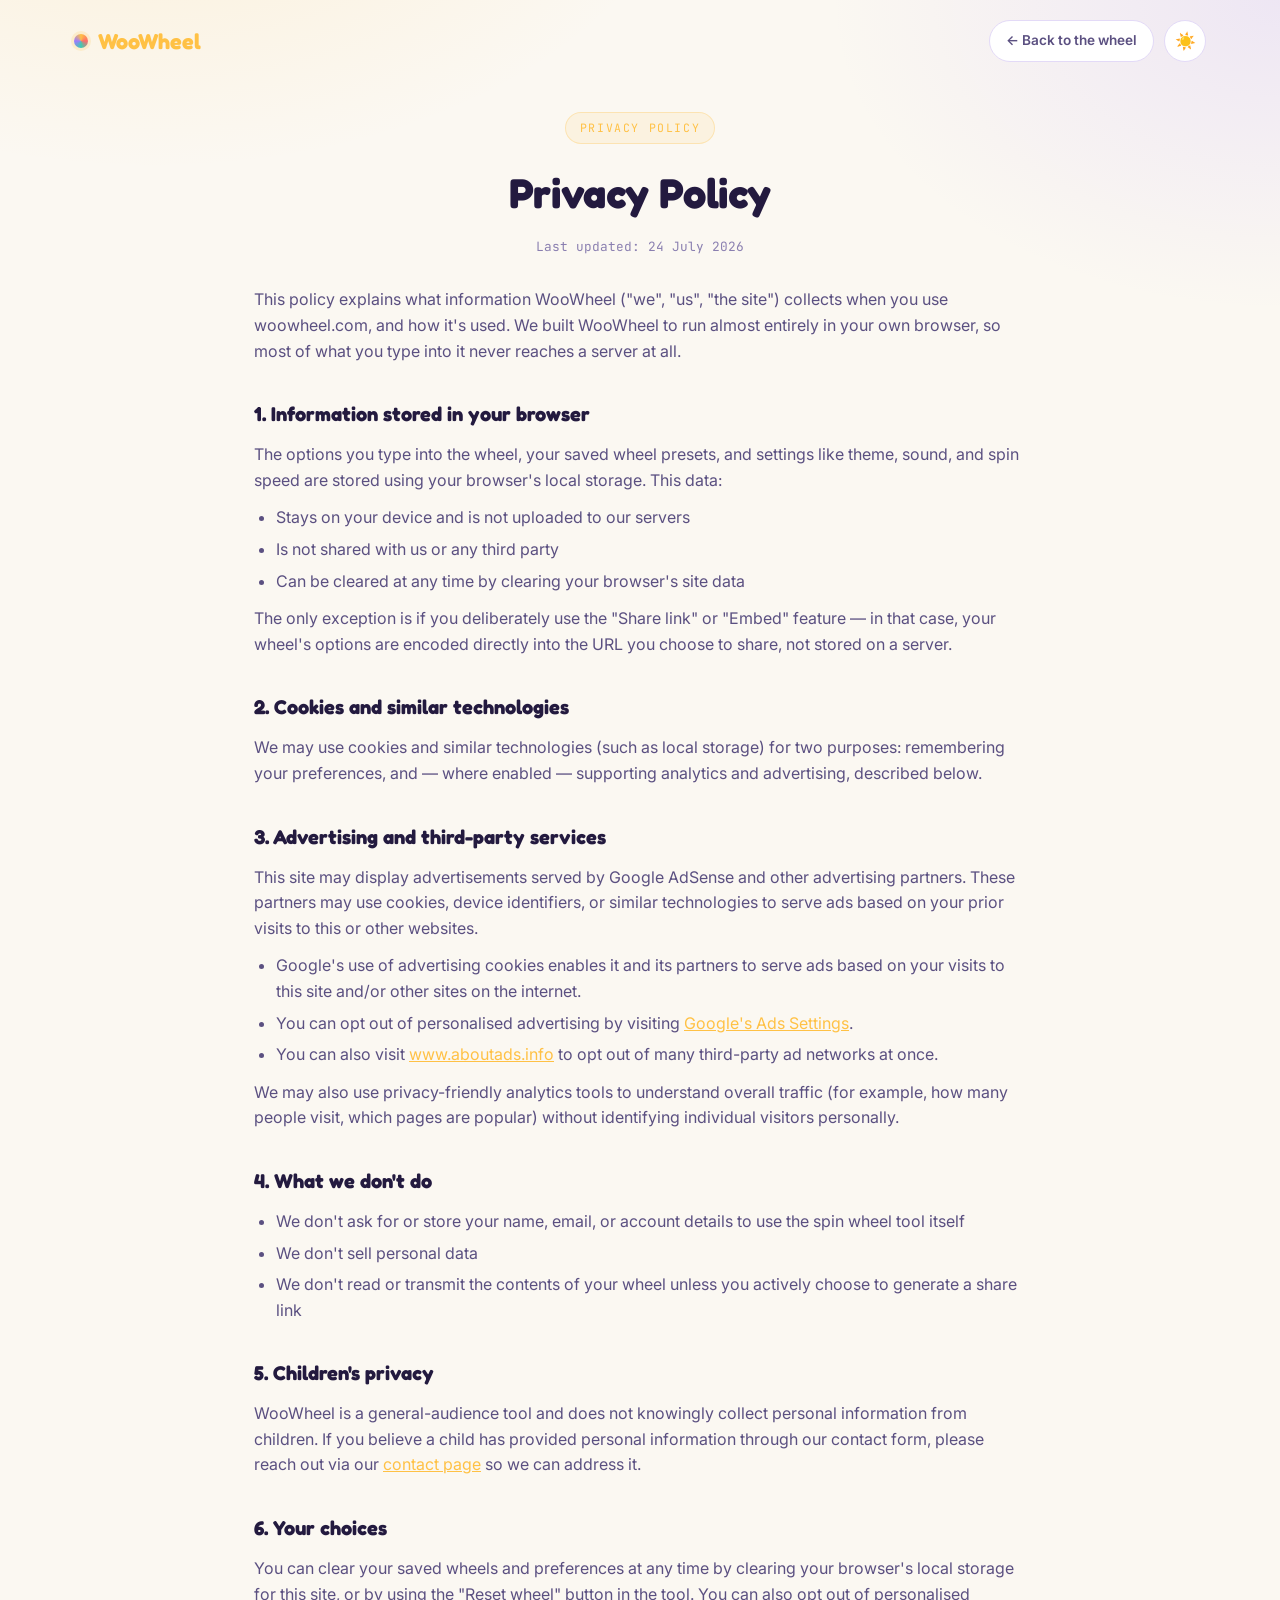
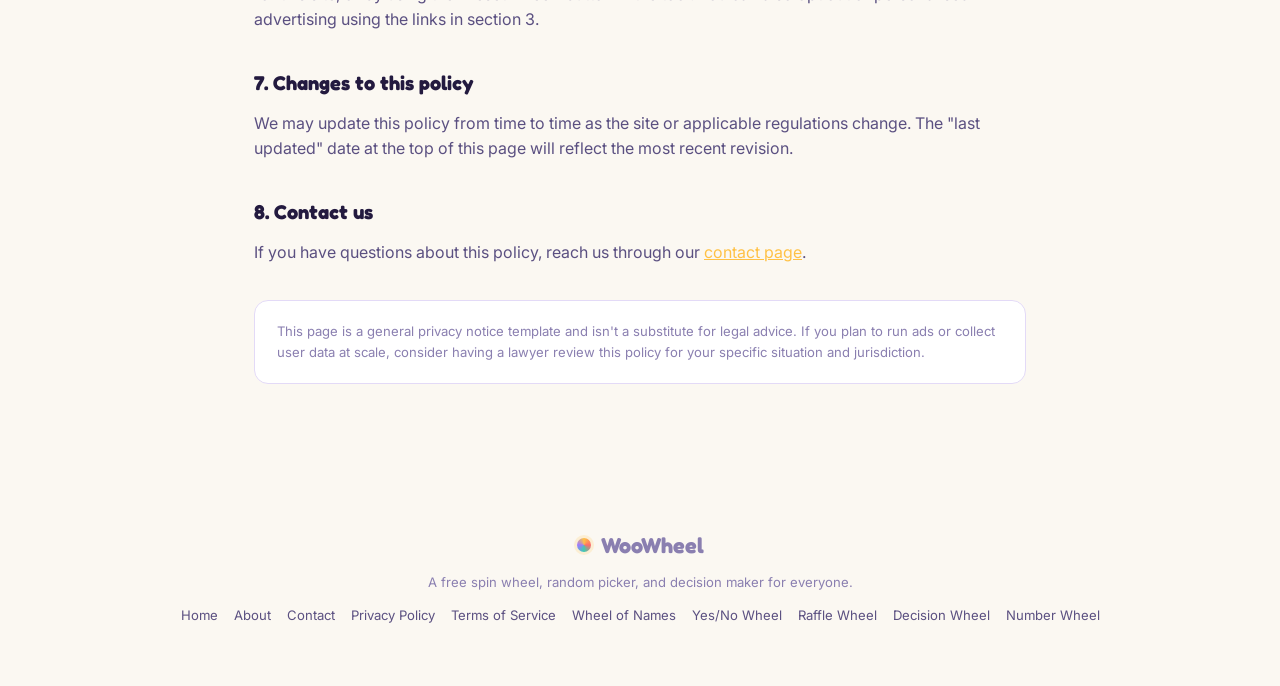
<file: privacy-policy.html>
<!DOCTYPE html>
<html lang="en">
<head>
<meta charset="UTF-8">
<script>try{var t=JSON.parse(localStorage.getItem("woowheel_theme")||'"light"');document.documentElement.setAttribute("data-theme",t);}catch(e){}</script>
<meta name="viewport" content="width=device-width, initial-scale=1.0">
<title>Privacy Policy – WooWheel</title>
<meta name="description" content="How WooWheel handles your data: what stays in your browser, what cookies are used, and how third-party advertising works on this site.">
<link rel="canonical" href="https://woowheel.com/privacy-policy.html">
<meta property="og:type" content="website">
<meta property="og:title" content="Privacy Policy – WooWheel">
<meta property="og:description" content="How WooWheel handles your data: what stays in your browser, what cookies are used, and how third-party advertising works on this site.">
<meta property="og:url" content="https://woowheel.com/privacy-policy.html">
<meta property="og:site_name" content="WooWheel">
<meta property="og:image" content="https://woowheel.com/og-image.jpg">
<meta name="twitter:card" content="summary_large_image">
<meta name="twitter:image" content="https://woowheel.com/og-image.jpg">
<link rel="icon" href="favicon.svg" type="image/svg+xml">
<link rel="icon" href="favicon.ico" sizes="any">
<link rel="icon" type="image/png" sizes="192x192" href="favicon-192.png">
<link rel="apple-touch-icon" href="apple-touch-icon.png">
<link rel="manifest" href="site.webmanifest">
<meta name="theme-color" content="#150E29">
<link rel="preconnect" href="https://fonts.googleapis.com">
<link rel="preconnect" href="https://fonts.gstatic.com" crossorigin>
<link href="https://fonts.googleapis.com/css2?family=Fredoka:wght@500;600;700&family=Inter:wght@400;500;600;700&family=JetBrains+Mono:wght@500&display=swap" rel="stylesheet">
<link rel="stylesheet" href="site.css">
</head>
<body>

<nav class="site-nav">
  <a class="brand" href="index.html"><span class="brand-dot"></span><span class="brand-word">WooWheel</span></a>
    <div class="nav-actions">
    <a class="nav-back" href="index.html">← Back to the wheel</a>
    <button class="icon-btn" id="themeBtn" title="Toggle light/dark" aria-label="Toggle theme">☀️</button>
  </div>
</nav>

<main class="wrap">
  <div class="page-hero">
    <span class="eyebrow">Privacy policy</span>
    <h1>Privacy Policy</h1>
    <p class="updated-note">Last updated: 24 July 2026</p>
  </div>

  <div class="prose">
    <section>
      <p>This policy explains what information WooWheel ("we", "us", "the site") collects when you use woowheel.com, and how it's used. We built WooWheel to run almost entirely in your own browser, so most of what you type into it never reaches a server at all.</p>
    </section>

    <section>
      <h2>1. Information stored in your browser</h2>
      <p>The options you type into the wheel, your saved wheel presets, and settings like theme, sound, and spin speed are stored using your browser's local storage. This data:</p>
      <ul>
        <li>Stays on your device and is not uploaded to our servers</li>
        <li>Is not shared with us or any third party</li>
        <li>Can be cleared at any time by clearing your browser's site data</li>
      </ul>
      <p>The only exception is if you deliberately use the "Share link" or "Embed" feature — in that case, your wheel's options are encoded directly into the URL you choose to share, not stored on a server.</p>
    </section>

    <section>
      <h2>2. Cookies and similar technologies</h2>
      <p>We may use cookies and similar technologies (such as local storage) for two purposes: remembering your preferences, and — where enabled — supporting analytics and advertising, described below.</p>
    </section>

    <section>
      <h2>3. Advertising and third-party services</h2>
      <p>This site may display advertisements served by Google AdSense and other advertising partners. These partners may use cookies, device identifiers, or similar technologies to serve ads based on your prior visits to this or other websites.</p>
      <ul>
        <li>Google's use of advertising cookies enables it and its partners to serve ads based on your visits to this site and/or other sites on the internet.</li>
        <li>You can opt out of personalised advertising by visiting <a href="https://adssettings.google.com" target="_blank" rel="noopener">Google's Ads Settings</a>.</li>
        <li>You can also visit <a href="https://www.aboutads.info/choices/" target="_blank" rel="noopener">www.aboutads.info</a> to opt out of many third-party ad networks at once.</li>
      </ul>
      <p>We may also use privacy-friendly analytics tools to understand overall traffic (for example, how many people visit, which pages are popular) without identifying individual visitors personally.</p>
    </section>

    <section>
      <h2>4. What we don't do</h2>
      <ul>
        <li>We don't ask for or store your name, email, or account details to use the spin wheel tool itself</li>
        <li>We don't sell personal data</li>
        <li>We don't read or transmit the contents of your wheel unless you actively choose to generate a share link</li>
      </ul>
    </section>

    <section>
      <h2>5. Children's privacy</h2>
      <p>WooWheel is a general-audience tool and does not knowingly collect personal information from children. If you believe a child has provided personal information through our contact form, please reach out via our <a href="contact.html">contact page</a> so we can address it.</p>
    </section>

    <section>
      <h2>6. Your choices</h2>
      <p>You can clear your saved wheels and preferences at any time by clearing your browser's local storage for this site, or by using the "Reset wheel" button in the tool. You can also opt out of personalised advertising using the links in section 3.</p>
    </section>

    <section>
      <h2>7. Changes to this policy</h2>
      <p>We may update this policy from time to time as the site or applicable regulations change. The "last updated" date at the top of this page will reflect the most recent revision.</p>
    </section>

    <section>
      <h2>8. Contact us</h2>
      <p>If you have questions about this policy, reach us through our <a href="contact.html">contact page</a>.</p>
    </section>

    <section>
      <div class="card">
        <p style="margin:0;color:var(--text-faint);font-size:.82rem;">This page is a general privacy notice template and isn't a substitute for legal advice. If you plan to run ads or collect user data at scale, consider having a lawyer review this policy for your specific situation and jurisdiction.</p>
      </div>
    </section>
  </div>
</main>

<footer>
  <div class="wrap" style="max-width:1180px;">
    <div class="brand" style="justify-content:center;"><span class="brand-dot"></span><span class="brand-word">WooWheel</span></div>
    <p>A free spin wheel, random picker, and decision maker for everyone.</p>
    <div class="footer-links">
      <a href="index.html">Home</a>
      <a href="about.html">About</a>
      <a href="contact.html">Contact</a>
      <a href="privacy-policy.html">Privacy Policy</a>
      <a href="terms.html">Terms of Service</a>
      <a href="wheel-of-names.html">Wheel of Names</a>
      <a href="yes-or-no-wheel.html">Yes/No Wheel</a>
      <a href="raffle-wheel.html">Raffle Wheel</a>
      <a href="decision-wheel.html">Decision Wheel</a>
      <a href="random-number-wheel.html">Number Wheel</a>
    </div>
  </div>
</footer>
<script>
(function(){
  function load(k,f){ try{ var v=localStorage.getItem(k); return v===null?f:JSON.parse(v); }catch(e){ return f; } }
  function save(k,v){ try{ localStorage.setItem(k, JSON.stringify(v)); }catch(e){} }
  var theme = load('woowheel_theme','light');
  var btn = document.getElementById('themeBtn');
  function apply(){
    document.documentElement.setAttribute('data-theme', theme);
    if(btn) btn.textContent = theme === 'dark' ? '\ud83c\udf19' : '\u2600\ufe0f';
  }
  apply();
  if(btn){ btn.addEventListener('click', function(){ theme = theme==='dark'?'light':'dark'; save('woowheel_theme', theme); apply(); }); }
})();
</script>
</body>
</html>
</file>
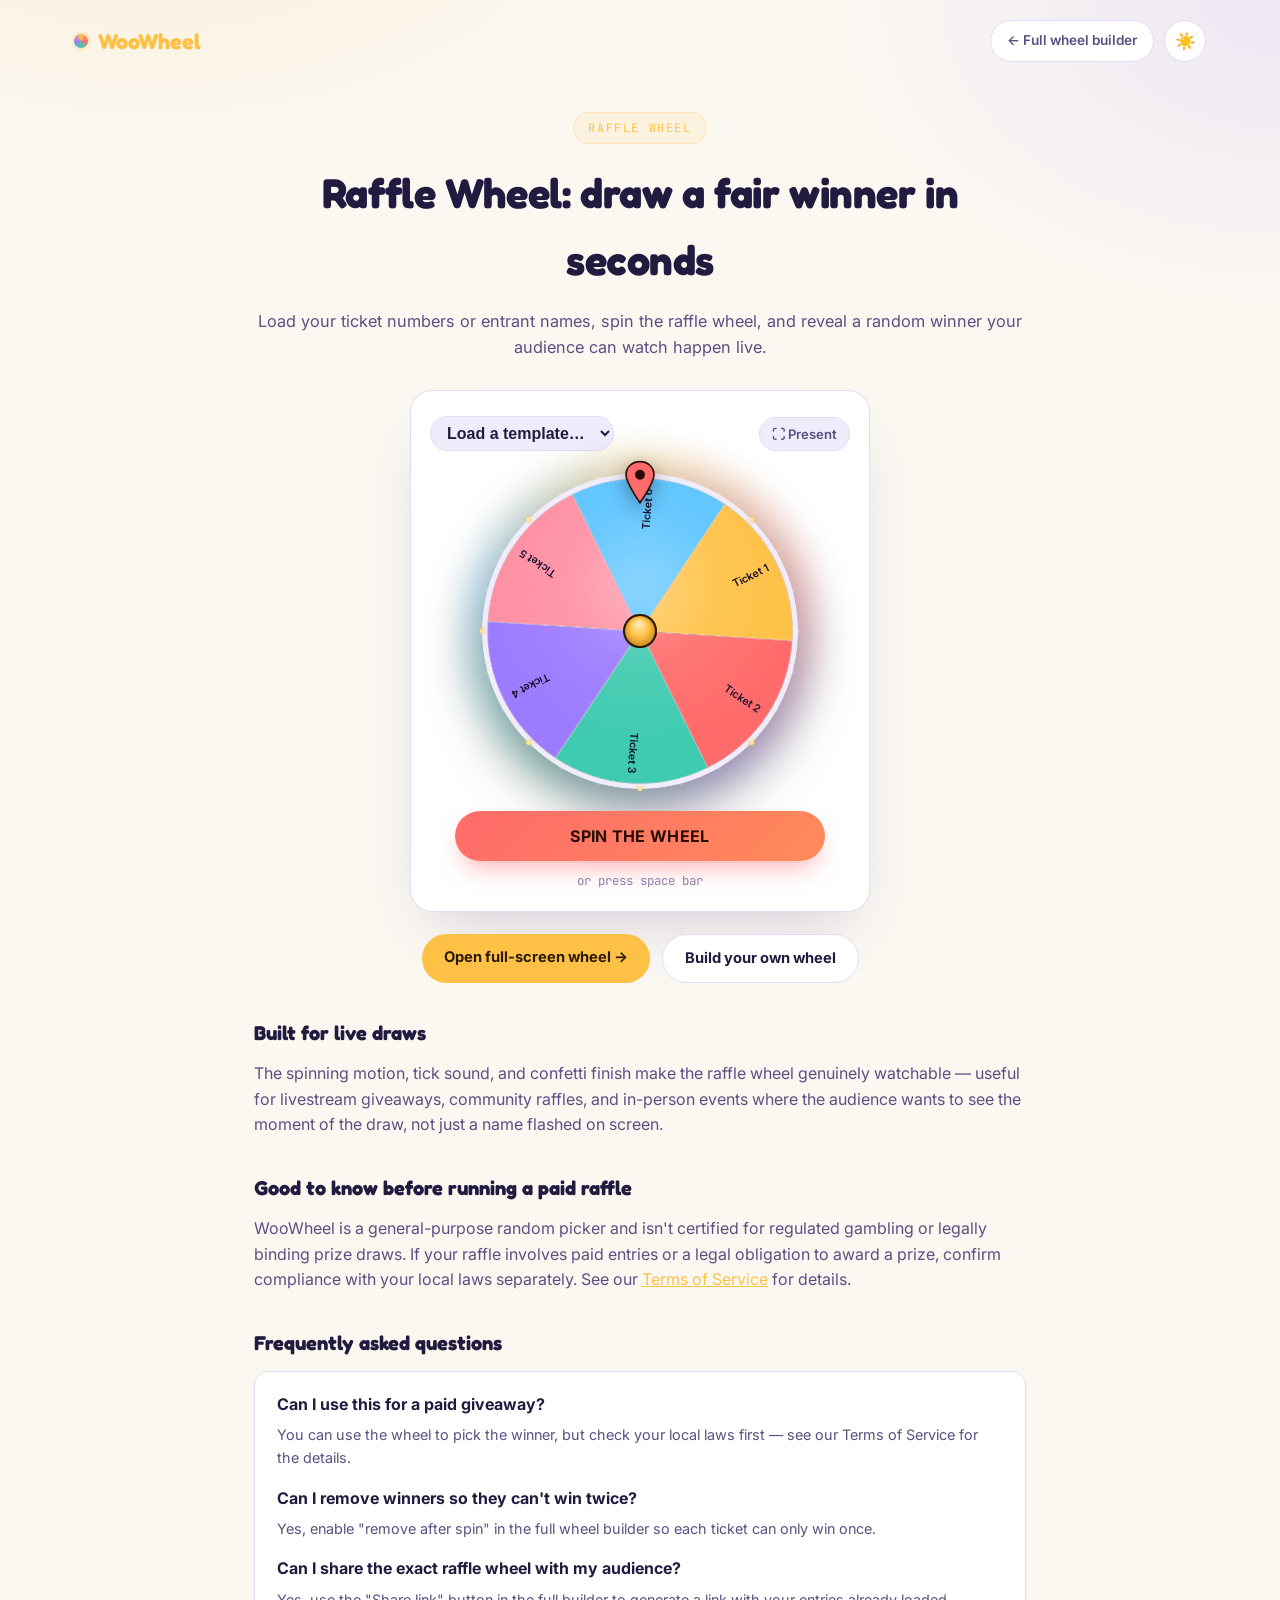
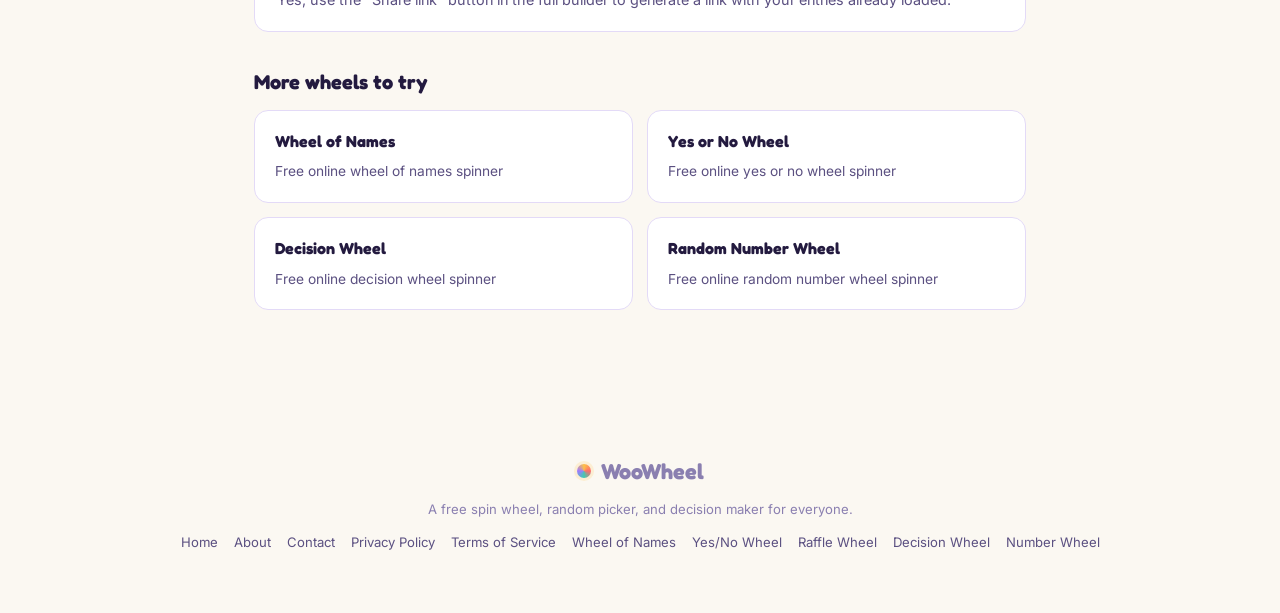
<file: raffle-wheel.html>
<!DOCTYPE html>
<html lang="en">
<head>
<meta charset="UTF-8">
<script>try{var t=JSON.parse(localStorage.getItem("woowheel_theme")||'"light"');document.documentElement.setAttribute("data-theme",t);}catch(e){}</script>
<meta name="viewport" content="width=device-width, initial-scale=1.0">
<title>Raffle Wheel & Prize Draw Generator – Free Online | WooWheel</title>
<meta name="description" content="Run a fair raffle or prize draw with the free online raffle wheel. Add entries, spin, and reveal a random winner instantly.">
<meta name="keywords" content="raffle wheel, prize wheel, prize draw generator, raffle draw online, giveaway wheel, random winner picker, wheel spin free">
<link rel="canonical" href="https://woowheel.com/raffle-wheel.html">
<meta property="og:type" content="website">
<meta property="og:title" content="Raffle Wheel – Free Prize Draw Generator">
<meta property="og:description" content="Run a fair raffle or prize draw with the free online raffle wheel. Add entries, spin, and reveal a random winner instantly.">
<meta property="og:url" content="https://woowheel.com/raffle-wheel.html">
<meta property="og:site_name" content="WooWheel">
<meta property="og:image" content="https://woowheel.com/og-image.jpg">
<meta name="twitter:card" content="summary_large_image">
<meta name="twitter:title" content="Raffle Wheel – Free Prize Draw Generator">
<meta name="twitter:description" content="Run a fair raffle or prize draw with the free online raffle wheel. Add entries, spin, and reveal a random winner instantly.">
<meta name="twitter:image" content="https://woowheel.com/og-image.jpg">
<meta name="theme-color" content="#150E29">
<link rel="icon" href="favicon.svg" type="image/svg+xml">
<link rel="icon" href="favicon.ico" sizes="any">
<link rel="icon" type="image/png" sizes="192x192" href="favicon-192.png">
<link rel="apple-touch-icon" href="apple-touch-icon.png">
<link rel="manifest" href="site.webmanifest">
<link rel="preconnect" href="https://fonts.googleapis.com">
<link rel="preconnect" href="https://fonts.gstatic.com" crossorigin>
<link href="https://fonts.googleapis.com/css2?family=Fredoka:wght@500;600;700&family=Inter:wght@400;500;600;700&family=JetBrains+Mono:wght@500&display=swap" rel="stylesheet">
<link rel="stylesheet" href="site.css">
<script type="application/ld+json">
{
  "@context": "https://schema.org",
  "@type": "FAQPage",
  "mainEntity": [
    {"@type": "Question", "name": "Can I use this for a paid giveaway?", "acceptedAnswer": {"@type": "Answer", "text": "You can use the wheel to pick the winner, but check your local laws first — see our Terms of Service for the details."}},
    {"@type": "Question", "name": "Can I remove winners so they can't win twice?", "acceptedAnswer": {"@type": "Answer", "text": "Yes, enable \"remove after spin\" in the full wheel builder so each ticket can only win once."}},
    {"@type": "Question", "name": "Can I share the exact raffle wheel with my audience?", "acceptedAnswer": {"@type": "Answer", "text": "Yes, use the \"Share link\" button in the full builder to generate a link with your entries already loaded."}}
  ]
}
</script>
<style>
.embed-frame{width:100%;max-width:460px;margin:0 auto;border-radius:var(--radius-lg);overflow:hidden;border:1px solid var(--line);box-shadow:var(--shadow-deep);background:var(--surface);}
.embed-frame iframe{width:100%;height:520px;border:0;display:block;background:transparent;}
.cta-row{display:flex;gap:12px;justify-content:center;flex-wrap:wrap;margin-top:22px;}
.cta-row a{background:var(--gold);color:#2a1a02;font-weight:700;padding:12px 22px;border-radius:999px;text-decoration:none;font-size:.92rem;}
.cta-row a.secondary{background:var(--surface);color:var(--text);border:1px solid var(--line);}
.related-grid{display:grid;grid-template-columns:repeat(2,1fr);gap:14px;}
@media(max-width:600px){.related-grid{grid-template-columns:1fr;}}
.related-card{background:var(--surface);border:1px solid var(--line);border-radius:var(--radius-md);padding:18px 20px;text-decoration:none;display:block;transition:.2s;}
.related-card:hover{border-color:var(--gold);transform:translateY(-2px);}
.related-card strong{color:var(--text);display:block;margin-bottom:4px;font-family:'Fredoka',sans-serif;}
.related-card span{color:var(--text-dim);font-size:.86rem;}
</style>
</head>
<body>

<nav class="site-nav">
  <a class="brand" href="index.html"><span class="brand-dot"></span><span class="brand-word">WooWheel</span></a>
    <div class="nav-actions">
    <a class="nav-back" href="index.html">← Full wheel builder</a>
    <button class="icon-btn" id="themeBtn" title="Toggle light/dark" aria-label="Toggle theme">☀️</button>
  </div>
</nav>

<main class="wrap">
  <div class="page-hero">
    <span class="eyebrow">Raffle wheel</span>
    <h1>Raffle Wheel: draw a fair winner in seconds</h1>
    <p class="lede">Load your ticket numbers or entrant names, spin the raffle wheel, and reveal a random winner your audience can watch happen live.</p>
  </div>

  <div class="prose">
    <section style="text-align:center;">
      <div class="embed-frame">
        <iframe src="index.html?w=[base64]&embed=1" title="Raffle Wheel: draw a fair winner in seconds — WooWheel" loading="lazy"></iframe>
      </div>
      <div class="cta-row">
        <a href="index.html?w=[base64]">Open full-screen wheel →</a>
        <a class="secondary" href="index.html">Build your own wheel</a>
      </div>
    </section>

    
    <section>
      <h2>Built for live draws</h2>
      <p>The spinning motion, tick sound, and confetti finish make the raffle wheel genuinely watchable — useful for livestream giveaways, community raffles, and in-person events where the audience wants to see the moment of the draw, not just a name flashed on screen.</p>
    </section>
    <section>
      <h2>Good to know before running a paid raffle</h2>
      <p>WooWheel is a general-purpose random picker and isn't certified for regulated gambling or legally binding prize draws. If your raffle involves paid entries or a legal obligation to award a prize, confirm compliance with your local laws separately. See our <a href="terms.html">Terms of Service</a> for details.</p>
    </section>
    

    <section>
      <h2>Frequently asked questions</h2>
      <div class="card" style="display:flex;flex-direction:column;gap:16px;">
        <div><strong style="display:block;margin-bottom:6px;">Can I use this for a paid giveaway?</strong><p style="color:var(--text-dim);font-size:.9rem;margin:0;">You can use the wheel to pick the winner, but check your local laws first — see our Terms of Service for the details.</p></div>
        <div><strong style="display:block;margin-bottom:6px;">Can I remove winners so they can't win twice?</strong><p style="color:var(--text-dim);font-size:.9rem;margin:0;">Yes, enable "remove after spin" in the full wheel builder so each ticket can only win once.</p></div>
        <div><strong style="display:block;margin-bottom:6px;">Can I share the exact raffle wheel with my audience?</strong><p style="color:var(--text-dim);font-size:.9rem;margin:0;">Yes, use the "Share link" button in the full builder to generate a link with your entries already loaded.</p></div>
      </div>
    </section>

    <section>
      <h2>More wheels to try</h2>
      <div class="related-grid">
        <a class="related-card" href="wheel-of-names.html"><strong>Wheel of Names</strong><span>Free online wheel of names spinner</span></a>
        <a class="related-card" href="yes-or-no-wheel.html"><strong>Yes or No Wheel</strong><span>Free online yes or no wheel spinner</span></a>
        <a class="related-card" href="decision-wheel.html"><strong>Decision Wheel</strong><span>Free online decision wheel spinner</span></a>
        <a class="related-card" href="random-number-wheel.html"><strong>Random Number Wheel</strong><span>Free online random number wheel spinner</span></a>
      </div>
    </section>
  </div>
</main>

<footer>
  <div class="wrap" style="max-width:1180px;">
    <div class="brand" style="justify-content:center;"><span class="brand-dot"></span><span class="brand-word">WooWheel</span></div>
    <p>A free spin wheel, random picker, and decision maker for everyone.</p>
    <div class="footer-links">
      <a href="index.html">Home</a>
      <a href="about.html">About</a>
      <a href="contact.html">Contact</a>
      <a href="privacy-policy.html">Privacy Policy</a>
      <a href="terms.html">Terms of Service</a>
      <a href="wheel-of-names.html">Wheel of Names</a>
      <a href="yes-or-no-wheel.html">Yes/No Wheel</a>
      <a href="raffle-wheel.html">Raffle Wheel</a>
      <a href="decision-wheel.html">Decision Wheel</a>
      <a href="random-number-wheel.html">Number Wheel</a>
    </div>
  </div>
</footer>
<script>
(function(){
  function load(k,f){ try{ var v=localStorage.getItem(k); return v===null?f:JSON.parse(v); }catch(e){ return f; } }
  function save(k,v){ try{ localStorage.setItem(k, JSON.stringify(v)); }catch(e){} }
  var theme = load('woowheel_theme','light');
  var btn = document.getElementById('themeBtn');
  function apply(){
    document.documentElement.setAttribute('data-theme', theme);
    if(btn) btn.textContent = theme === 'dark' ? '\ud83c\udf19' : '\u2600\ufe0f';
  }
  apply();
  if(btn){ btn.addEventListener('click', function(){ theme = theme==='dark'?'light':'dark'; save('woowheel_theme', theme); apply(); }); }
})();
</script>
</body>
</html>
</file>
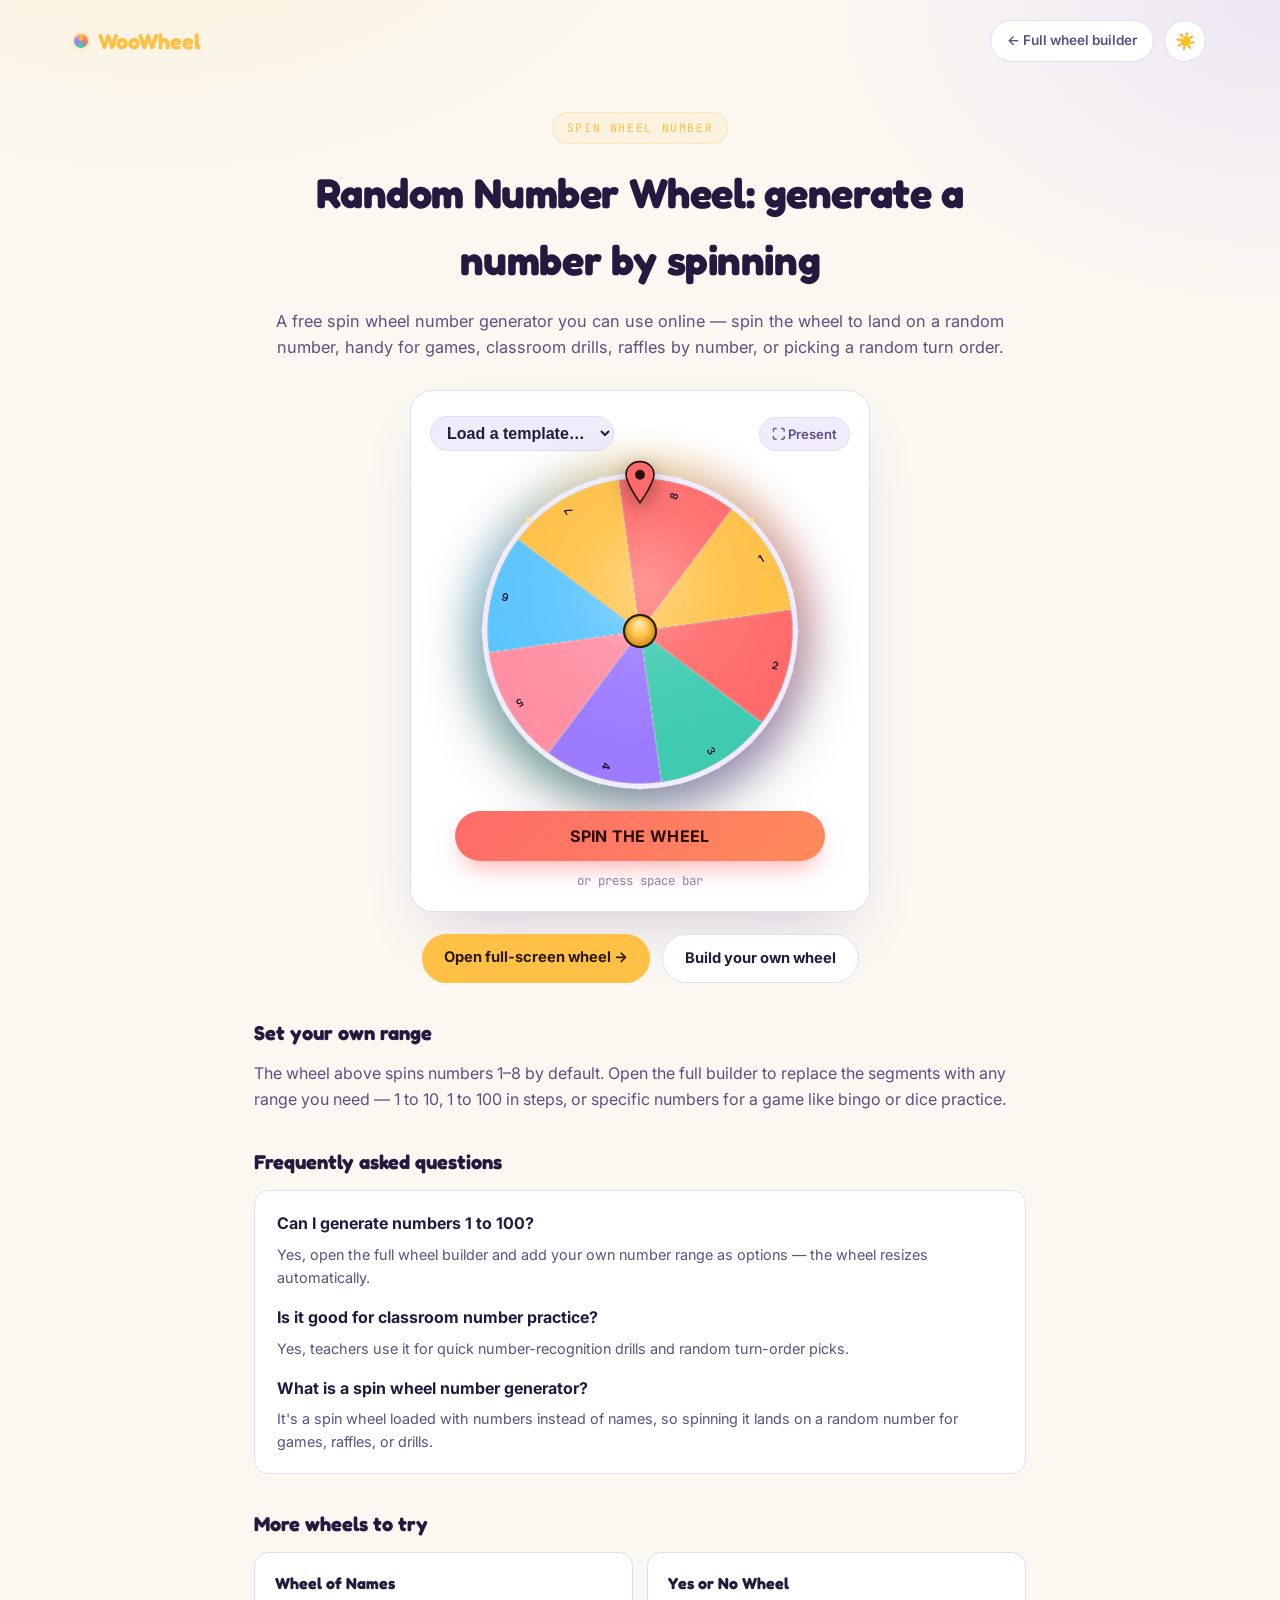
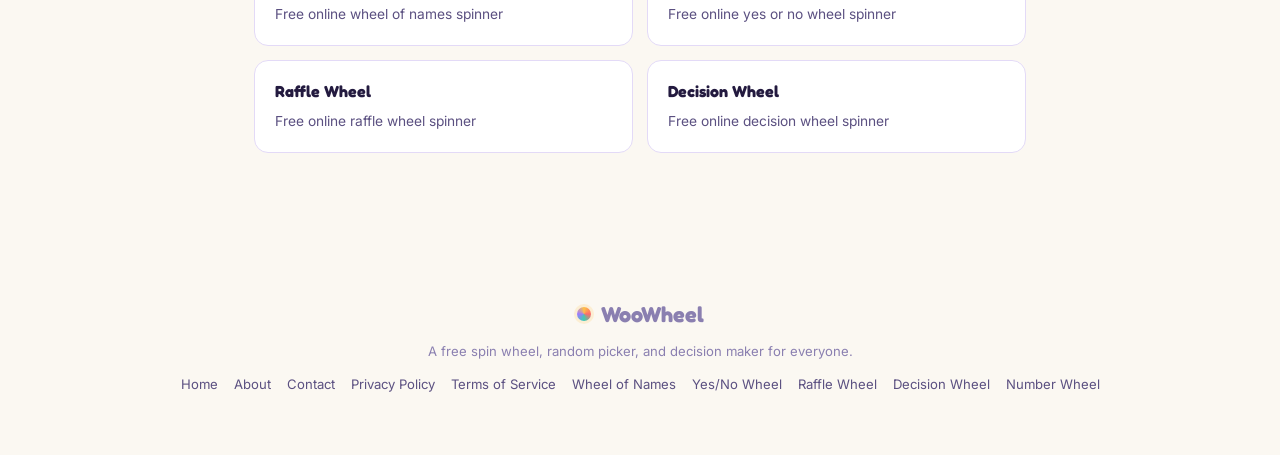
<file: random-number-wheel.html>
<!DOCTYPE html>
<html lang="en">
<head>
<meta charset="UTF-8">
<script>try{var t=JSON.parse(localStorage.getItem("woowheel_theme")||'"light"');document.documentElement.setAttribute("data-theme",t);}catch(e){}</script>
<meta name="viewport" content="width=device-width, initial-scale=1.0">
<title>Spin Wheel Number Generator – Random Number Wheel Online | WooWheel</title>
<meta name="description" content="Spin wheel number generator: spin a free random number wheel to generate a random number instantly. Customize the range, works on any device, no sign-up.">
<meta name="keywords" content="spin wheel number, random number wheel, random number generator wheel, number spinner, spin a number, random number picker online, wheel spin online">
<link rel="canonical" href="https://woowheel.com/random-number-wheel.html">
<meta property="og:type" content="website">
<meta property="og:title" content="Spin Wheel Number Generator – Random Number Wheel">
<meta property="og:description" content="Spin a free random number wheel to generate a random number instantly. Customize the range, works on any device, no sign-up.">
<meta property="og:url" content="https://woowheel.com/random-number-wheel.html">
<meta property="og:site_name" content="WooWheel">
<meta property="og:image" content="https://woowheel.com/og-image.jpg">
<meta name="twitter:card" content="summary_large_image">
<meta name="twitter:title" content="Spin Wheel Number Generator – Random Number Wheel">
<meta name="twitter:description" content="Spin a free random number wheel to generate a random number instantly. Customize the range, works on any device, no sign-up.">
<meta name="twitter:image" content="https://woowheel.com/og-image.jpg">
<meta name="theme-color" content="#150E29">
<link rel="icon" href="favicon.svg" type="image/svg+xml">
<link rel="icon" href="favicon.ico" sizes="any">
<link rel="icon" type="image/png" sizes="192x192" href="favicon-192.png">
<link rel="apple-touch-icon" href="apple-touch-icon.png">
<link rel="manifest" href="site.webmanifest">
<link rel="preconnect" href="https://fonts.googleapis.com">
<link rel="preconnect" href="https://fonts.gstatic.com" crossorigin>
<link href="https://fonts.googleapis.com/css2?family=Fredoka:wght@500;600;700&family=Inter:wght@400;500;600;700&family=JetBrains+Mono:wght@500&display=swap" rel="stylesheet">
<link rel="stylesheet" href="site.css">
<script type="application/ld+json">
{
  "@context": "https://schema.org",
  "@type": "FAQPage",
  "mainEntity": [
    {"@type": "Question", "name": "Can I generate numbers 1 to 100?", "acceptedAnswer": {"@type": "Answer", "text": "Yes, open the full wheel builder and add your own number range as options — the wheel resizes automatically."}},
    {"@type": "Question", "name": "Is it good for classroom number practice?", "acceptedAnswer": {"@type": "Answer", "text": "Yes, teachers use it for quick number-recognition drills and random turn-order picks."}},
    {"@type": "Question", "name": "What is a spin wheel number generator?", "acceptedAnswer": {"@type": "Answer", "text": "It's a spin wheel loaded with numbers instead of names, so spinning it lands on a random number for games, raffles, or drills."}}
  ]
}
</script>
<style>
.embed-frame{width:100%;max-width:460px;margin:0 auto;border-radius:var(--radius-lg);overflow:hidden;border:1px solid var(--line);box-shadow:var(--shadow-deep);background:var(--surface);}
.embed-frame iframe{width:100%;height:520px;border:0;display:block;background:transparent;}
.cta-row{display:flex;gap:12px;justify-content:center;flex-wrap:wrap;margin-top:22px;}
.cta-row a{background:var(--gold);color:#2a1a02;font-weight:700;padding:12px 22px;border-radius:999px;text-decoration:none;font-size:.92rem;}
.cta-row a.secondary{background:var(--surface);color:var(--text);border:1px solid var(--line);}
.related-grid{display:grid;grid-template-columns:repeat(2,1fr);gap:14px;}
@media(max-width:600px){.related-grid{grid-template-columns:1fr;}}
.related-card{background:var(--surface);border:1px solid var(--line);border-radius:var(--radius-md);padding:18px 20px;text-decoration:none;display:block;transition:.2s;}
.related-card:hover{border-color:var(--gold);transform:translateY(-2px);}
.related-card strong{color:var(--text);display:block;margin-bottom:4px;font-family:'Fredoka',sans-serif;}
.related-card span{color:var(--text-dim);font-size:.86rem;}
</style>
</head>
<body>

<nav class="site-nav">
  <a class="brand" href="index.html"><span class="brand-dot"></span><span class="brand-word">WooWheel</span></a>
    <div class="nav-actions">
    <a class="nav-back" href="index.html">← Full wheel builder</a>
    <button class="icon-btn" id="themeBtn" title="Toggle light/dark" aria-label="Toggle theme">☀️</button>
  </div>
</nav>

<main class="wrap">
  <div class="page-hero">
    <span class="eyebrow">Spin wheel number</span>
    <h1>Random Number Wheel: generate a number by spinning</h1>
    <p class="lede">A free spin wheel number generator you can use online — spin the wheel to land on a random number, handy for games, classroom drills, raffles by number, or picking a random turn order.</p>
  </div>

  <div class="prose">
    <section style="text-align:center;">
      <div class="embed-frame">
        <iframe src="index.html?w=[base64]&embed=1" title="Random Number Wheel: generate a number by spinning — WooWheel" loading="lazy"></iframe>
      </div>
      <div class="cta-row">
        <a href="index.html?w=[base64]">Open full-screen wheel →</a>
        <a class="secondary" href="index.html">Build your own wheel</a>
      </div>
    </section>

    
    <section>
      <h2>Set your own range</h2>
      <p>The wheel above spins numbers 1–8 by default. Open the full builder to replace the segments with any range you need — 1 to 10, 1 to 100 in steps, or specific numbers for a game like bingo or dice practice.</p>
    </section>
    

    <section>
      <h2>Frequently asked questions</h2>
      <div class="card" style="display:flex;flex-direction:column;gap:16px;">
        <div><strong style="display:block;margin-bottom:6px;">Can I generate numbers 1 to 100?</strong><p style="color:var(--text-dim);font-size:.9rem;margin:0;">Yes, open the full wheel builder and add your own number range as options — the wheel resizes automatically.</p></div>
        <div><strong style="display:block;margin-bottom:6px;">Is it good for classroom number practice?</strong><p style="color:var(--text-dim);font-size:.9rem;margin:0;">Yes, teachers use it for quick number-recognition drills and random turn-order picks.</p></div>
        <div><strong style="display:block;margin-bottom:6px;">What is a spin wheel number generator?</strong><p style="color:var(--text-dim);font-size:.9rem;margin:0;">It's a spin wheel loaded with numbers instead of names, so spinning it lands on a random number for games, raffles, or drills.</p></div>
      </div>
    </section>

    <section>
      <h2>More wheels to try</h2>
      <div class="related-grid">
        <a class="related-card" href="wheel-of-names.html"><strong>Wheel of Names</strong><span>Free online wheel of names spinner</span></a>
        <a class="related-card" href="yes-or-no-wheel.html"><strong>Yes or No Wheel</strong><span>Free online yes or no wheel spinner</span></a>
        <a class="related-card" href="raffle-wheel.html"><strong>Raffle Wheel</strong><span>Free online raffle wheel spinner</span></a>
        <a class="related-card" href="decision-wheel.html"><strong>Decision Wheel</strong><span>Free online decision wheel spinner</span></a>
      </div>
    </section>
  </div>
</main>

<footer>
  <div class="wrap" style="max-width:1180px;">
    <div class="brand" style="justify-content:center;"><span class="brand-dot"></span><span class="brand-word">WooWheel</span></div>
    <p>A free spin wheel, random picker, and decision maker for everyone.</p>
    <div class="footer-links">
      <a href="index.html">Home</a>
      <a href="about.html">About</a>
      <a href="contact.html">Contact</a>
      <a href="privacy-policy.html">Privacy Policy</a>
      <a href="terms.html">Terms of Service</a>
      <a href="wheel-of-names.html">Wheel of Names</a>
      <a href="yes-or-no-wheel.html">Yes/No Wheel</a>
      <a href="raffle-wheel.html">Raffle Wheel</a>
      <a href="decision-wheel.html">Decision Wheel</a>
      <a href="random-number-wheel.html">Number Wheel</a>
    </div>
  </div>
</footer>
<script>
(function(){
  function load(k,f){ try{ var v=localStorage.getItem(k); return v===null?f:JSON.parse(v); }catch(e){ return f; } }
  function save(k,v){ try{ localStorage.setItem(k, JSON.stringify(v)); }catch(e){} }
  var theme = load('woowheel_theme','light');
  var btn = document.getElementById('themeBtn');
  function apply(){
    document.documentElement.setAttribute('data-theme', theme);
    if(btn) btn.textContent = theme === 'dark' ? '\ud83c\udf19' : '\u2600\ufe0f';
  }
  apply();
  if(btn){ btn.addEventListener('click', function(){ theme = theme==='dark'?'light':'dark'; save('woowheel_theme', theme); apply(); }); }
})();
</script>
</body>
</html>
</file>
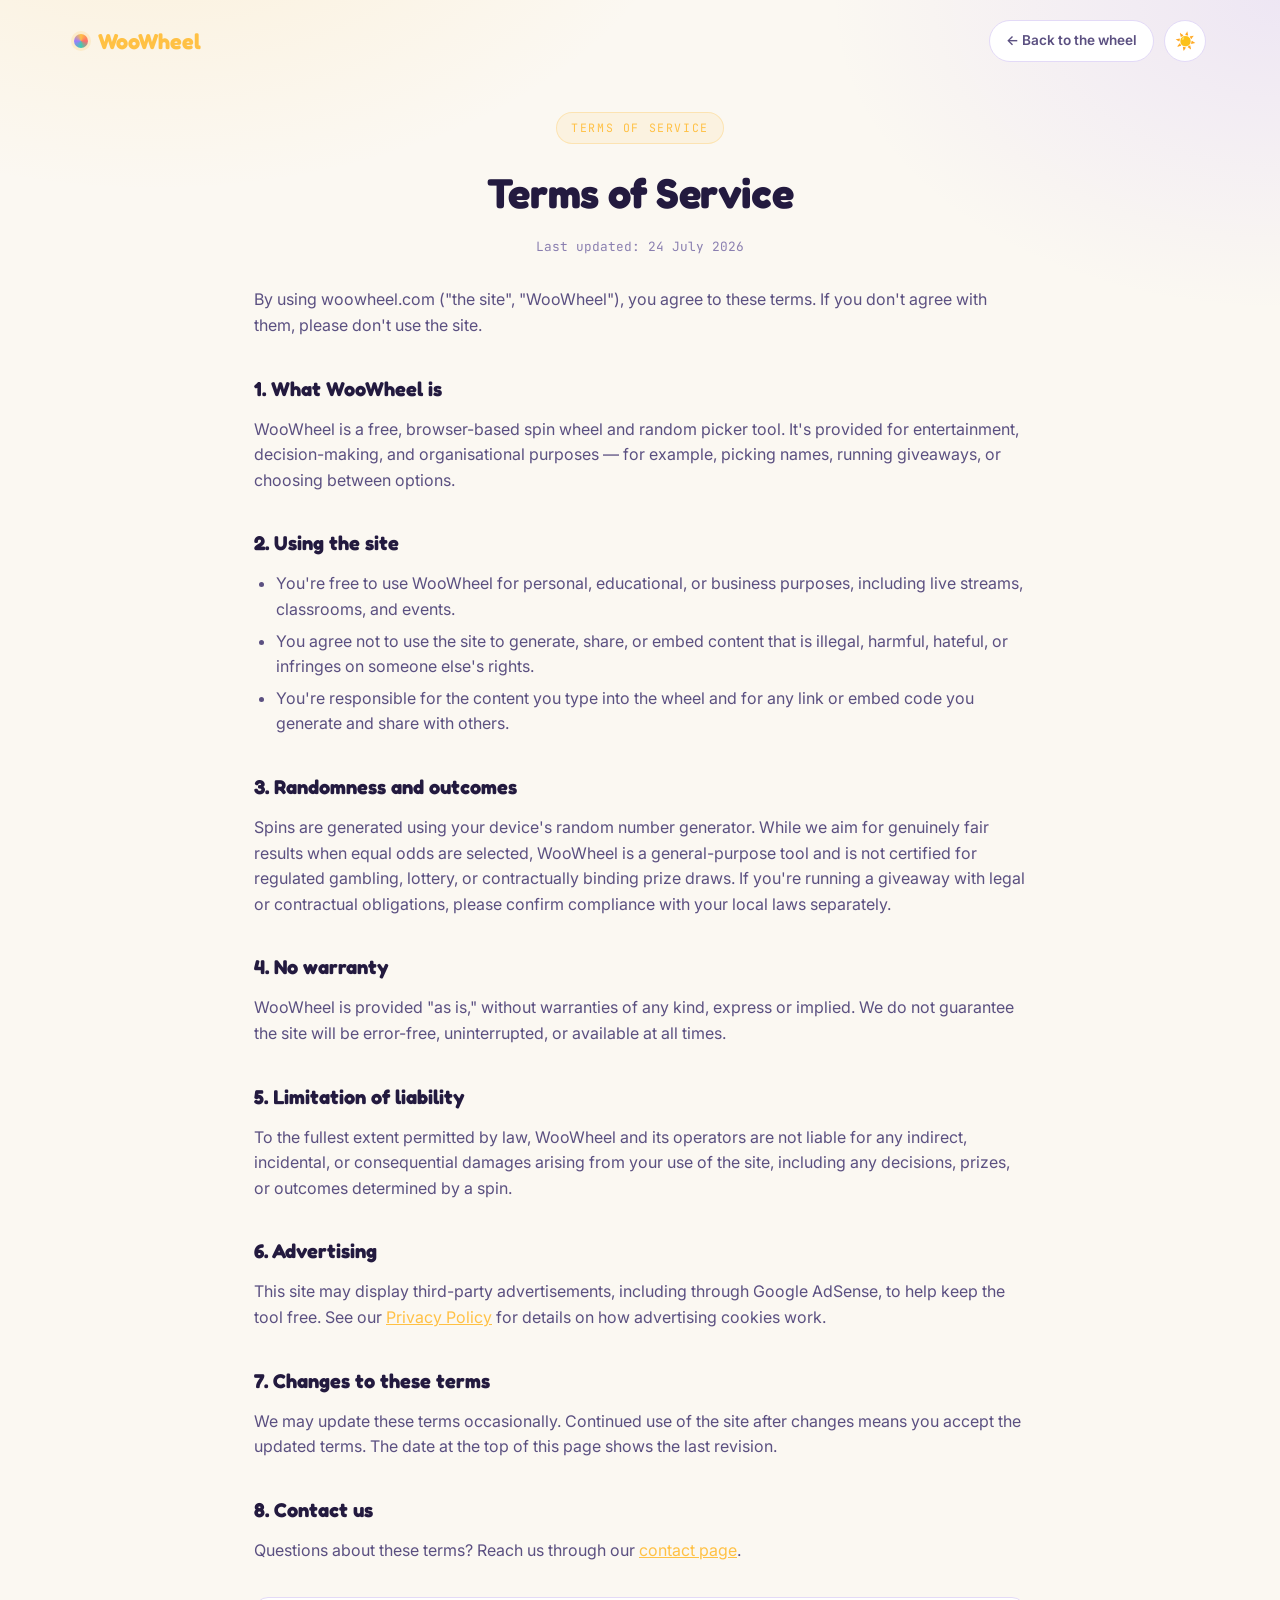
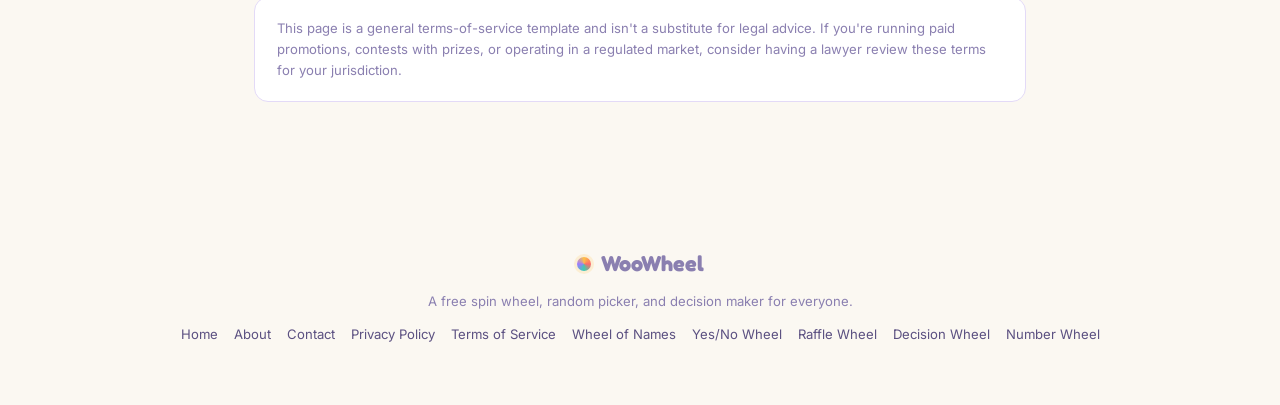
<file: terms.html>
<!DOCTYPE html>
<html lang="en">
<head>
<meta charset="UTF-8">
<script>try{var t=JSON.parse(localStorage.getItem("woowheel_theme")||'"light"');document.documentElement.setAttribute("data-theme",t);}catch(e){}</script>
<meta name="viewport" content="width=device-width, initial-scale=1.0">
<title>Terms of Service – WooWheel</title>
<meta name="description" content="The terms that apply when you use WooWheel's free online spin wheel and random picker tool.">
<link rel="canonical" href="https://woowheel.com/terms.html">
<meta property="og:type" content="website">
<meta property="og:title" content="Terms of Service – WooWheel">
<meta property="og:description" content="The terms that apply when you use WooWheel's free online spin wheel and random picker tool.">
<meta property="og:url" content="https://woowheel.com/terms.html">
<meta property="og:site_name" content="WooWheel">
<meta property="og:image" content="https://woowheel.com/og-image.jpg">
<meta name="twitter:card" content="summary_large_image">
<meta name="twitter:image" content="https://woowheel.com/og-image.jpg">
<link rel="icon" href="favicon.svg" type="image/svg+xml">
<link rel="icon" href="favicon.ico" sizes="any">
<link rel="icon" type="image/png" sizes="192x192" href="favicon-192.png">
<link rel="apple-touch-icon" href="apple-touch-icon.png">
<link rel="manifest" href="site.webmanifest">
<meta name="theme-color" content="#150E29">
<link rel="preconnect" href="https://fonts.googleapis.com">
<link rel="preconnect" href="https://fonts.gstatic.com" crossorigin>
<link href="https://fonts.googleapis.com/css2?family=Fredoka:wght@500;600;700&family=Inter:wght@400;500;600;700&family=JetBrains+Mono:wght@500&display=swap" rel="stylesheet">
<link rel="stylesheet" href="site.css">
</head>
<body>

<nav class="site-nav">
  <a class="brand" href="index.html"><span class="brand-dot"></span><span class="brand-word">WooWheel</span></a>
    <div class="nav-actions">
    <a class="nav-back" href="index.html">← Back to the wheel</a>
    <button class="icon-btn" id="themeBtn" title="Toggle light/dark" aria-label="Toggle theme">☀️</button>
  </div>
</nav>

<main class="wrap">
  <div class="page-hero">
    <span class="eyebrow">Terms of service</span>
    <h1>Terms of Service</h1>
    <p class="updated-note">Last updated: 24 July 2026</p>
  </div>

  <div class="prose">
    <section>
      <p>By using woowheel.com ("the site", "WooWheel"), you agree to these terms. If you don't agree with them, please don't use the site.</p>
    </section>

    <section>
      <h2>1. What WooWheel is</h2>
      <p>WooWheel is a free, browser-based spin wheel and random picker tool. It's provided for entertainment, decision-making, and organisational purposes — for example, picking names, running giveaways, or choosing between options.</p>
    </section>

    <section>
      <h2>2. Using the site</h2>
      <ul>
        <li>You're free to use WooWheel for personal, educational, or business purposes, including live streams, classrooms, and events.</li>
        <li>You agree not to use the site to generate, share, or embed content that is illegal, harmful, hateful, or infringes on someone else's rights.</li>
        <li>You're responsible for the content you type into the wheel and for any link or embed code you generate and share with others.</li>
      </ul>
    </section>

    <section>
      <h2>3. Randomness and outcomes</h2>
      <p>Spins are generated using your device's random number generator. While we aim for genuinely fair results when equal odds are selected, WooWheel is a general-purpose tool and is not certified for regulated gambling, lottery, or contractually binding prize draws. If you're running a giveaway with legal or contractual obligations, please confirm compliance with your local laws separately.</p>
    </section>

    <section>
      <h2>4. No warranty</h2>
      <p>WooWheel is provided "as is," without warranties of any kind, express or implied. We do not guarantee the site will be error-free, uninterrupted, or available at all times.</p>
    </section>

    <section>
      <h2>5. Limitation of liability</h2>
      <p>To the fullest extent permitted by law, WooWheel and its operators are not liable for any indirect, incidental, or consequential damages arising from your use of the site, including any decisions, prizes, or outcomes determined by a spin.</p>
    </section>

    <section>
      <h2>6. Advertising</h2>
      <p>This site may display third-party advertisements, including through Google AdSense, to help keep the tool free. See our <a href="privacy-policy.html">Privacy Policy</a> for details on how advertising cookies work.</p>
    </section>

    <section>
      <h2>7. Changes to these terms</h2>
      <p>We may update these terms occasionally. Continued use of the site after changes means you accept the updated terms. The date at the top of this page shows the last revision.</p>
    </section>

    <section>
      <h2>8. Contact us</h2>
      <p>Questions about these terms? Reach us through our <a href="contact.html">contact page</a>.</p>
    </section>

    <section>
      <div class="card">
        <p style="margin:0;color:var(--text-faint);font-size:.82rem;">This page is a general terms-of-service template and isn't a substitute for legal advice. If you're running paid promotions, contests with prizes, or operating in a regulated market, consider having a lawyer review these terms for your jurisdiction.</p>
      </div>
    </section>
  </div>
</main>

<footer>
  <div class="wrap" style="max-width:1180px;">
    <div class="brand" style="justify-content:center;"><span class="brand-dot"></span><span class="brand-word">WooWheel</span></div>
    <p>A free spin wheel, random picker, and decision maker for everyone.</p>
    <div class="footer-links">
      <a href="index.html">Home</a>
      <a href="about.html">About</a>
      <a href="contact.html">Contact</a>
      <a href="privacy-policy.html">Privacy Policy</a>
      <a href="terms.html">Terms of Service</a>
      <a href="wheel-of-names.html">Wheel of Names</a>
      <a href="yes-or-no-wheel.html">Yes/No Wheel</a>
      <a href="raffle-wheel.html">Raffle Wheel</a>
      <a href="decision-wheel.html">Decision Wheel</a>
      <a href="random-number-wheel.html">Number Wheel</a>
    </div>
  </div>
</footer>
<script>
(function(){
  function load(k,f){ try{ var v=localStorage.getItem(k); return v===null?f:JSON.parse(v); }catch(e){ return f; } }
  function save(k,v){ try{ localStorage.setItem(k, JSON.stringify(v)); }catch(e){} }
  var theme = load('woowheel_theme','light');
  var btn = document.getElementById('themeBtn');
  function apply(){
    document.documentElement.setAttribute('data-theme', theme);
    if(btn) btn.textContent = theme === 'dark' ? '\ud83c\udf19' : '\u2600\ufe0f';
  }
  apply();
  if(btn){ btn.addEventListener('click', function(){ theme = theme==='dark'?'light':'dark'; save('woowheel_theme', theme); apply(); }); }
})();
</script>
</body>
</html>
</file>
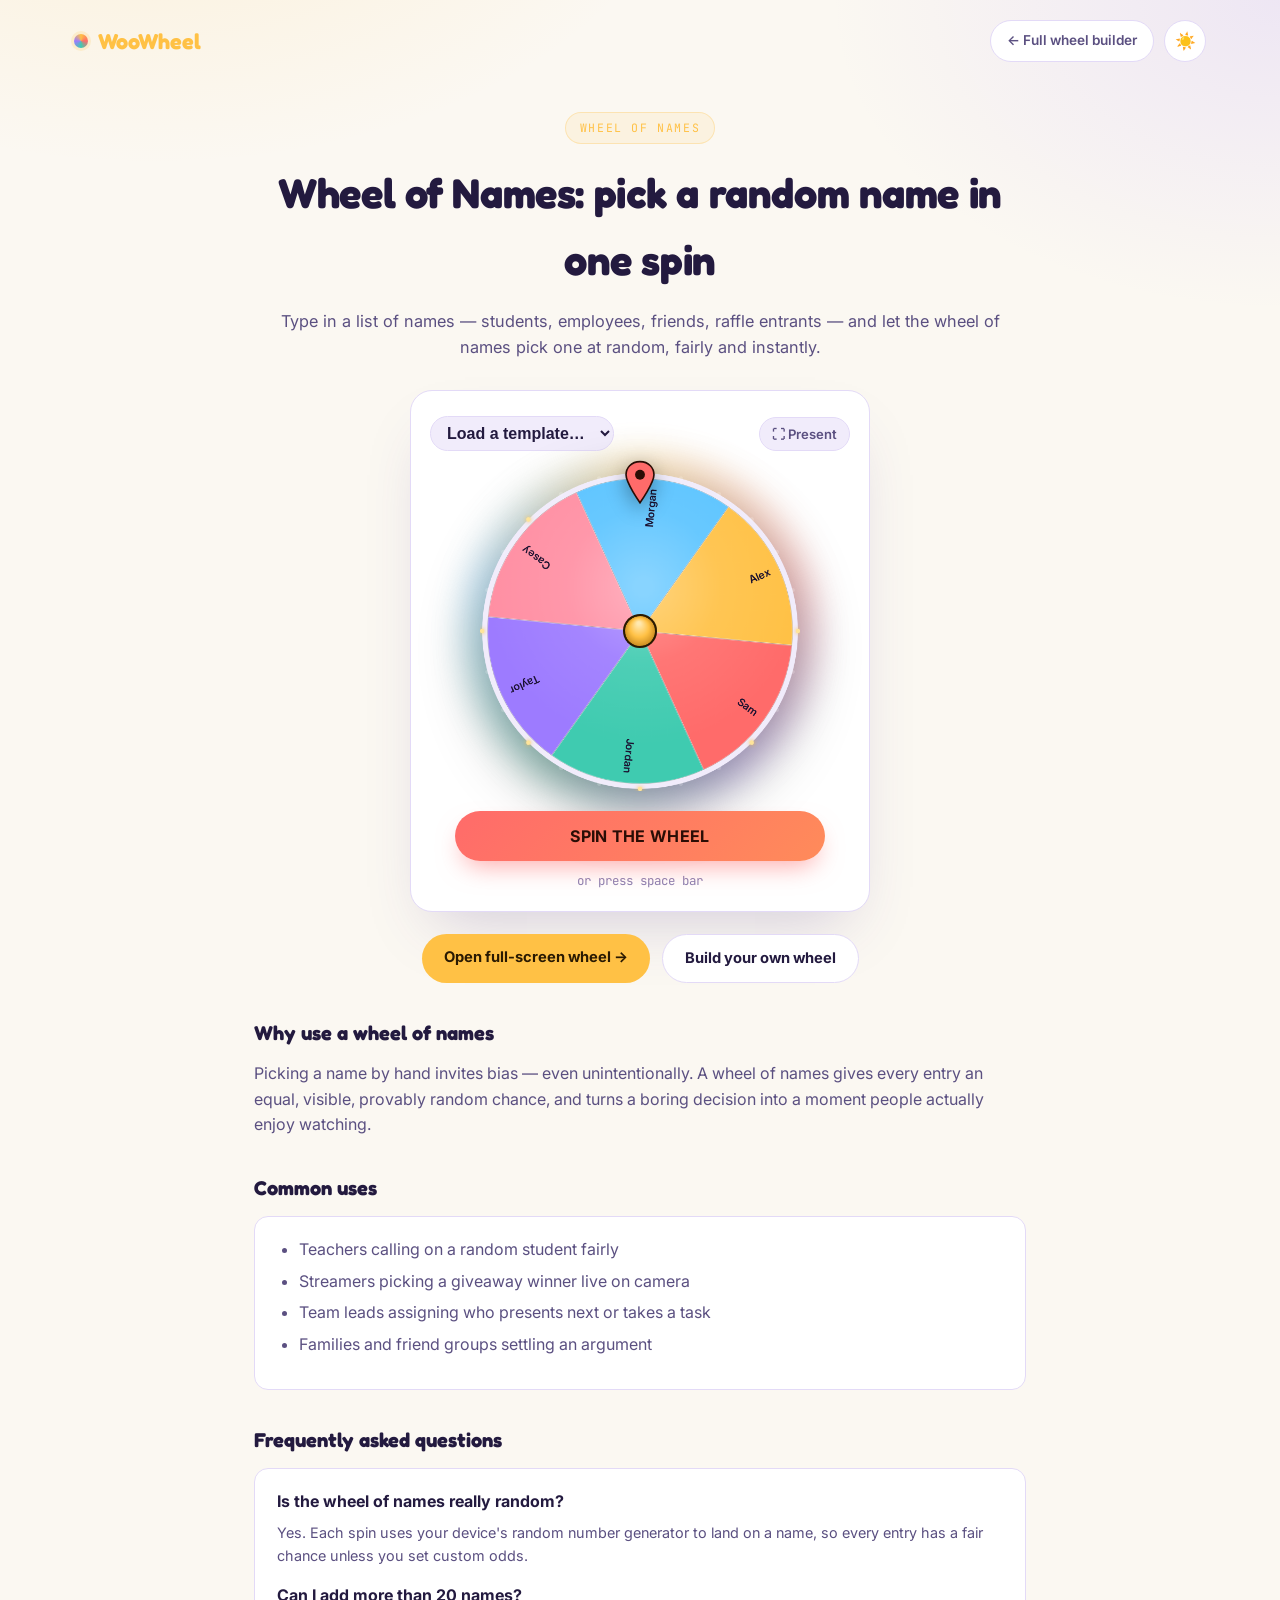
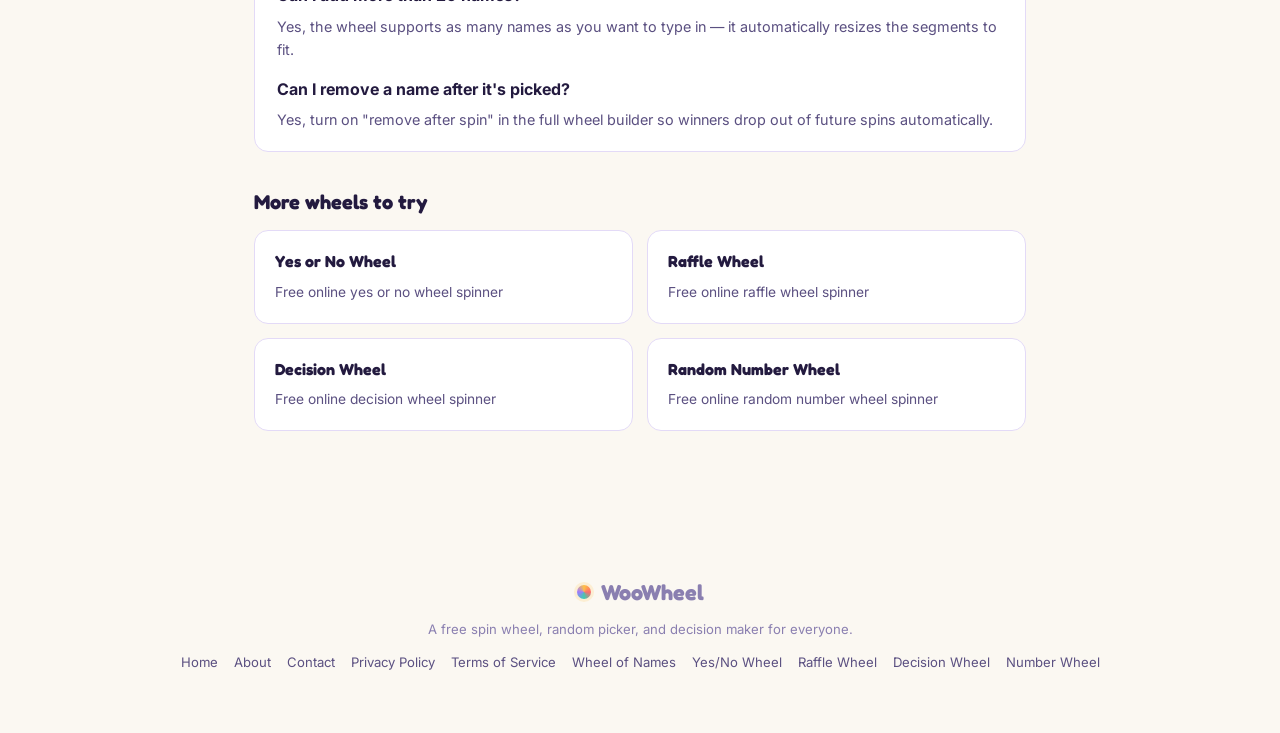
<file: wheel-of-names.html>
<!DOCTYPE html>
<html lang="en">
<head>
<meta charset="UTF-8">
<script>try{var t=JSON.parse(localStorage.getItem("woowheel_theme")||'"light"');document.documentElement.setAttribute("data-theme",t);}catch(e){}</script>
<meta name="viewport" content="width=device-width, initial-scale=1.0">
<title>Wheel of Names – Free Random Name Picker Online | WooWheel</title>
<meta name="description" content="Spin the wheel of names to randomly pick a student, winner, or teammate. Free online wheel of names generator, no sign-up, works on any device.">
<meta name="keywords" content="wheel of names, random name picker, name wheel, wheel of names generator, spin names, random student picker, classroom name picker, wheel spin wheel picker">
<link rel="canonical" href="https://woowheel.com/wheel-of-names.html">
<meta property="og:type" content="website">
<meta property="og:title" content="Wheel of Names – Free Random Name Picker">
<meta property="og:description" content="Spin the wheel of names to randomly pick a student, winner, or teammate. Free online wheel of names generator, no sign-up, works on any device.">
<meta property="og:url" content="https://woowheel.com/wheel-of-names.html">
<meta property="og:site_name" content="WooWheel">
<meta property="og:image" content="https://woowheel.com/og-image.jpg">
<meta name="twitter:card" content="summary_large_image">
<meta name="twitter:title" content="Wheel of Names – Free Random Name Picker">
<meta name="twitter:description" content="Spin the wheel of names to randomly pick a student, winner, or teammate. Free online wheel of names generator, no sign-up, works on any device.">
<meta name="twitter:image" content="https://woowheel.com/og-image.jpg">
<meta name="theme-color" content="#150E29">
<link rel="icon" href="favicon.svg" type="image/svg+xml">
<link rel="icon" href="favicon.ico" sizes="any">
<link rel="icon" type="image/png" sizes="192x192" href="favicon-192.png">
<link rel="apple-touch-icon" href="apple-touch-icon.png">
<link rel="manifest" href="site.webmanifest">
<link rel="preconnect" href="https://fonts.googleapis.com">
<link rel="preconnect" href="https://fonts.gstatic.com" crossorigin>
<link href="https://fonts.googleapis.com/css2?family=Fredoka:wght@500;600;700&family=Inter:wght@400;500;600;700&family=JetBrains+Mono:wght@500&display=swap" rel="stylesheet">
<link rel="stylesheet" href="site.css">
<script type="application/ld+json">
{
  "@context": "https://schema.org",
  "@type": "FAQPage",
  "mainEntity": [
    {"@type": "Question", "name": "Is the wheel of names really random?", "acceptedAnswer": {"@type": "Answer", "text": "Yes. Each spin uses your device's random number generator to land on a name, so every entry has a fair chance unless you set custom odds."}},
    {"@type": "Question", "name": "Can I add more than 20 names?", "acceptedAnswer": {"@type": "Answer", "text": "Yes, the wheel supports as many names as you want to type in — it automatically resizes the segments to fit."}},
    {"@type": "Question", "name": "Can I remove a name after it's picked?", "acceptedAnswer": {"@type": "Answer", "text": "Yes, turn on \"remove after spin\" in the full wheel builder so winners drop out of future spins automatically."}}
  ]
}
</script>
<style>
.embed-frame{width:100%;max-width:460px;margin:0 auto;border-radius:var(--radius-lg);overflow:hidden;border:1px solid var(--line);box-shadow:var(--shadow-deep);background:var(--surface);}
.embed-frame iframe{width:100%;height:520px;border:0;display:block;background:transparent;}
.cta-row{display:flex;gap:12px;justify-content:center;flex-wrap:wrap;margin-top:22px;}
.cta-row a{background:var(--gold);color:#2a1a02;font-weight:700;padding:12px 22px;border-radius:999px;text-decoration:none;font-size:.92rem;}
.cta-row a.secondary{background:var(--surface);color:var(--text);border:1px solid var(--line);}
.related-grid{display:grid;grid-template-columns:repeat(2,1fr);gap:14px;}
@media(max-width:600px){.related-grid{grid-template-columns:1fr;}}
.related-card{background:var(--surface);border:1px solid var(--line);border-radius:var(--radius-md);padding:18px 20px;text-decoration:none;display:block;transition:.2s;}
.related-card:hover{border-color:var(--gold);transform:translateY(-2px);}
.related-card strong{color:var(--text);display:block;margin-bottom:4px;font-family:'Fredoka',sans-serif;}
.related-card span{color:var(--text-dim);font-size:.86rem;}
</style>
</head>
<body>

<nav class="site-nav">
  <a class="brand" href="index.html"><span class="brand-dot"></span><span class="brand-word">WooWheel</span></a>
    <div class="nav-actions">
    <a class="nav-back" href="index.html">← Full wheel builder</a>
    <button class="icon-btn" id="themeBtn" title="Toggle light/dark" aria-label="Toggle theme">☀️</button>
  </div>
</nav>

<main class="wrap">
  <div class="page-hero">
    <span class="eyebrow">Wheel of names</span>
    <h1>Wheel of Names: pick a random name in one spin</h1>
    <p class="lede">Type in a list of names — students, employees, friends, raffle entrants — and let the wheel of names pick one at random, fairly and instantly.</p>
  </div>

  <div class="prose">
    <section style="text-align:center;">
      <div class="embed-frame">
        <iframe src="index.html?w=[base64]&embed=1" title="Wheel of Names: pick a random name in one spin — WooWheel" loading="lazy"></iframe>
      </div>
      <div class="cta-row">
        <a href="index.html?w=[base64]">Open full-screen wheel →</a>
        <a class="secondary" href="index.html">Build your own wheel</a>
      </div>
    </section>

    
    <section>
      <h2>Why use a wheel of names</h2>
      <p>Picking a name by hand invites bias — even unintentionally. A wheel of names gives every entry an equal, visible, provably random chance, and turns a boring decision into a moment people actually enjoy watching.</p>
    </section>
    <section>
      <h2>Common uses</h2>
      <div class="card">
        <ul>
          <li>Teachers calling on a random student fairly</li>
          <li>Streamers picking a giveaway winner live on camera</li>
          <li>Team leads assigning who presents next or takes a task</li>
          <li>Families and friend groups settling an argument</li>
        </ul>
      </div>
    </section>
    

    <section>
      <h2>Frequently asked questions</h2>
      <div class="card" style="display:flex;flex-direction:column;gap:16px;">
        <div><strong style="display:block;margin-bottom:6px;">Is the wheel of names really random?</strong><p style="color:var(--text-dim);font-size:.9rem;margin:0;">Yes. Each spin uses your device's random number generator to land on a name, so every entry has a fair chance unless you set custom odds.</p></div>
        <div><strong style="display:block;margin-bottom:6px;">Can I add more than 20 names?</strong><p style="color:var(--text-dim);font-size:.9rem;margin:0;">Yes, the wheel supports as many names as you want to type in — it automatically resizes the segments to fit.</p></div>
        <div><strong style="display:block;margin-bottom:6px;">Can I remove a name after it's picked?</strong><p style="color:var(--text-dim);font-size:.9rem;margin:0;">Yes, turn on "remove after spin" in the full wheel builder so winners drop out of future spins automatically.</p></div>
      </div>
    </section>

    <section>
      <h2>More wheels to try</h2>
      <div class="related-grid">
        <a class="related-card" href="yes-or-no-wheel.html"><strong>Yes or No Wheel</strong><span>Free online yes or no wheel spinner</span></a>
        <a class="related-card" href="raffle-wheel.html"><strong>Raffle Wheel</strong><span>Free online raffle wheel spinner</span></a>
        <a class="related-card" href="decision-wheel.html"><strong>Decision Wheel</strong><span>Free online decision wheel spinner</span></a>
        <a class="related-card" href="random-number-wheel.html"><strong>Random Number Wheel</strong><span>Free online random number wheel spinner</span></a>
      </div>
    </section>
  </div>
</main>

<footer>
  <div class="wrap" style="max-width:1180px;">
    <div class="brand" style="justify-content:center;"><span class="brand-dot"></span><span class="brand-word">WooWheel</span></div>
    <p>A free spin wheel, random picker, and decision maker for everyone.</p>
    <div class="footer-links">
      <a href="index.html">Home</a>
      <a href="about.html">About</a>
      <a href="contact.html">Contact</a>
      <a href="privacy-policy.html">Privacy Policy</a>
      <a href="terms.html">Terms of Service</a>
      <a href="wheel-of-names.html">Wheel of Names</a>
      <a href="yes-or-no-wheel.html">Yes/No Wheel</a>
      <a href="raffle-wheel.html">Raffle Wheel</a>
      <a href="decision-wheel.html">Decision Wheel</a>
      <a href="random-number-wheel.html">Number Wheel</a>
    </div>
  </div>
</footer>
<script>
(function(){
  function load(k,f){ try{ var v=localStorage.getItem(k); return v===null?f:JSON.parse(v); }catch(e){ return f; } }
  function save(k,v){ try{ localStorage.setItem(k, JSON.stringify(v)); }catch(e){} }
  var theme = load('woowheel_theme','light');
  var btn = document.getElementById('themeBtn');
  function apply(){
    document.documentElement.setAttribute('data-theme', theme);
    if(btn) btn.textContent = theme === 'dark' ? '\ud83c\udf19' : '\u2600\ufe0f';
  }
  apply();
  if(btn){ btn.addEventListener('click', function(){ theme = theme==='dark'?'light':'dark'; save('woowheel_theme', theme); apply(); }); }
})();
</script>
</body>
</html>
</file>
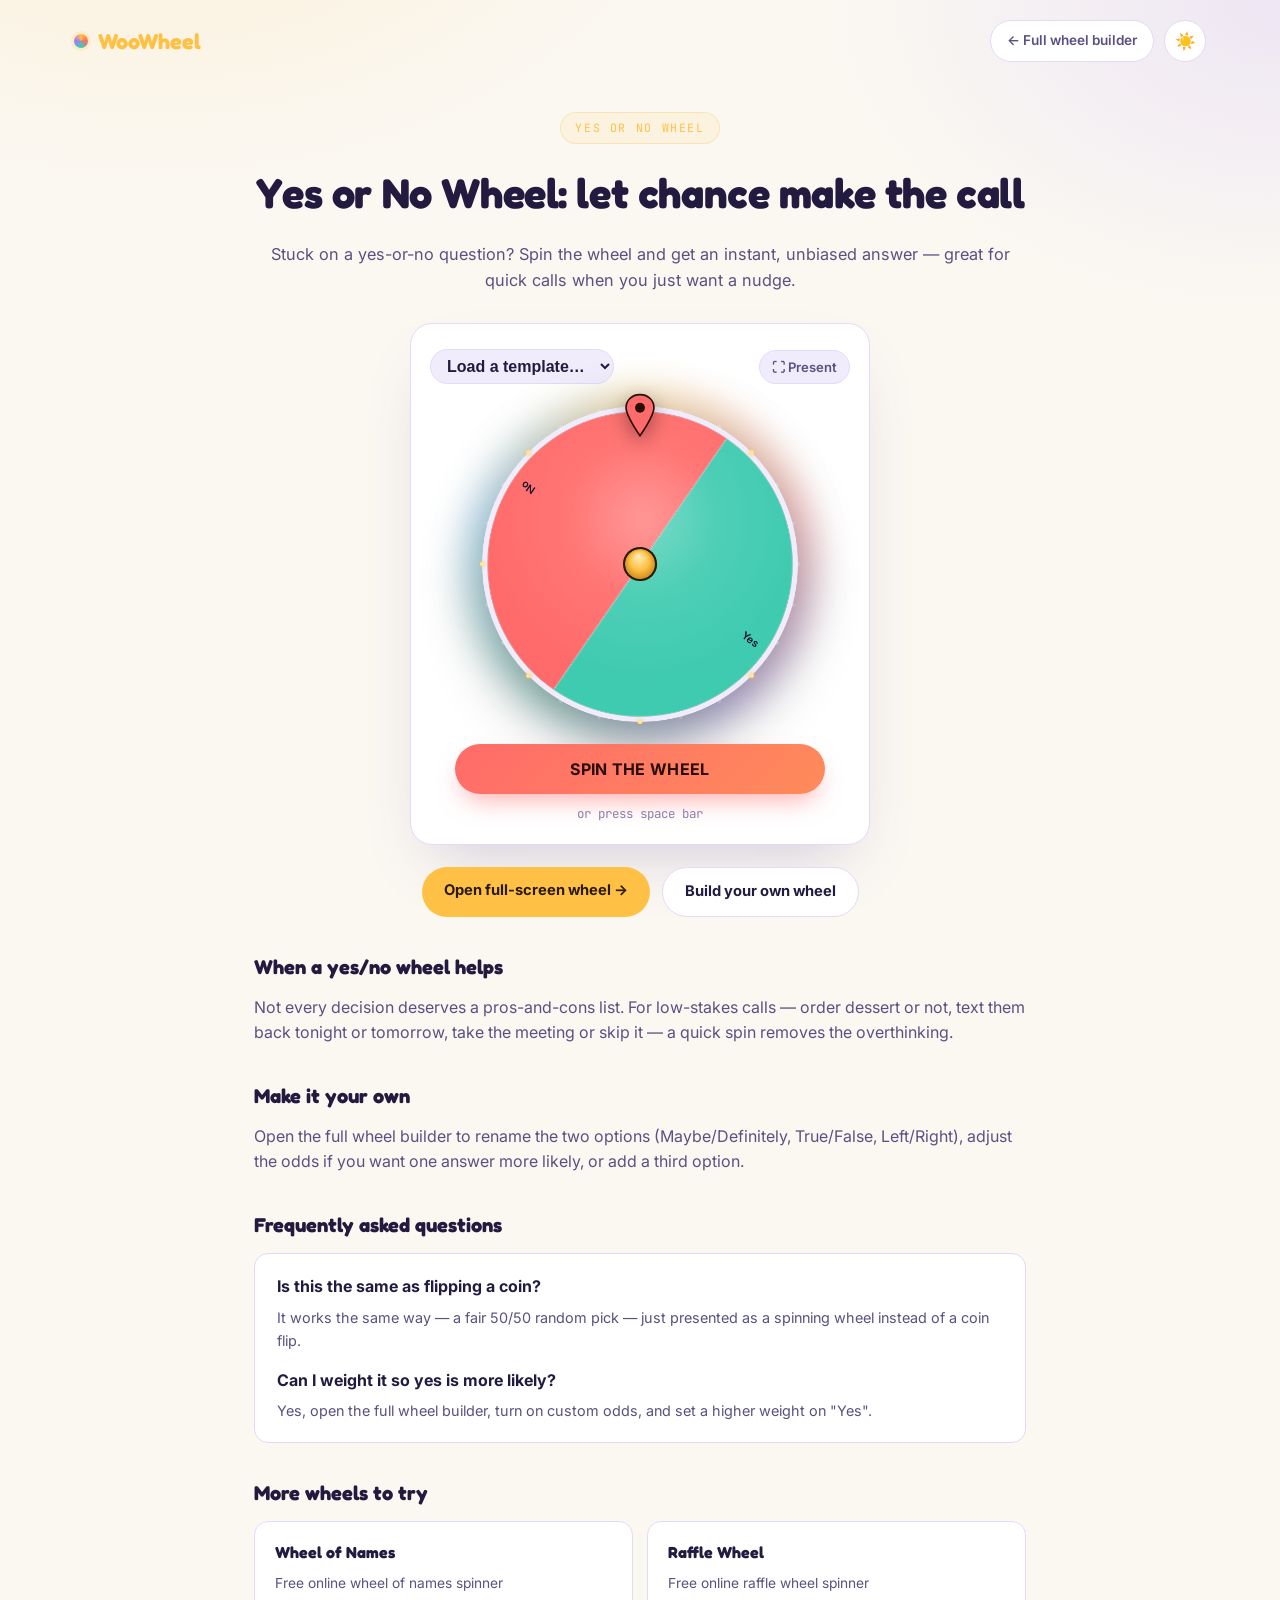
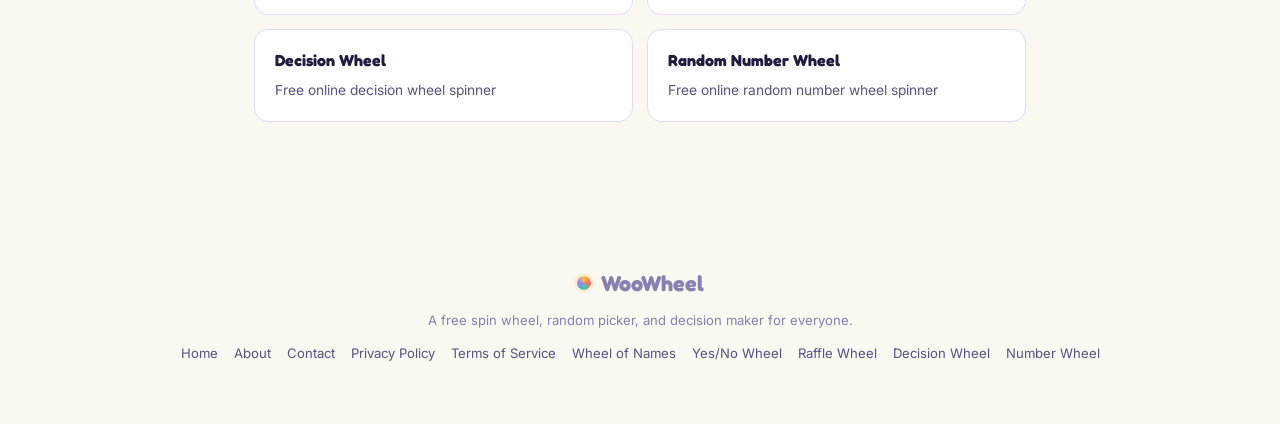
<file: yes-or-no-wheel.html>
<!DOCTYPE html>
<html lang="en">
<head>
<meta charset="UTF-8">
<script>try{var t=JSON.parse(localStorage.getItem("woowheel_theme")||'"light"');document.documentElement.setAttribute("data-theme",t);}catch(e){}</script>
<meta name="viewport" content="width=device-width, initial-scale=1.0">
<title>Yes or No Wheel – Free Random Decision Spinner | WooWheel</title>
<meta name="description" content="Can't decide? Spin the free yes or no wheel for an instant random answer. No sign-up, works on mobile and desktop.">
<meta name="keywords" content="yes or no wheel, yes no spinner, random yes or no, decision wheel yes no, should i wheel, wheel spin game">
<link rel="canonical" href="https://woowheel.com/yes-or-no-wheel.html">
<meta property="og:type" content="website">
<meta property="og:title" content="Yes or No Wheel – Instant Random Decisions">
<meta property="og:description" content="Can't decide? Spin the free yes or no wheel for an instant random answer. No sign-up, works on mobile and desktop.">
<meta property="og:url" content="https://woowheel.com/yes-or-no-wheel.html">
<meta property="og:site_name" content="WooWheel">
<meta property="og:image" content="https://woowheel.com/og-image.jpg">
<meta name="twitter:card" content="summary_large_image">
<meta name="twitter:title" content="Yes or No Wheel – Instant Random Decisions">
<meta name="twitter:description" content="Can't decide? Spin the free yes or no wheel for an instant random answer. No sign-up, works on mobile and desktop.">
<meta name="twitter:image" content="https://woowheel.com/og-image.jpg">
<meta name="theme-color" content="#150E29">
<link rel="icon" href="favicon.svg" type="image/svg+xml">
<link rel="icon" href="favicon.ico" sizes="any">
<link rel="icon" type="image/png" sizes="192x192" href="favicon-192.png">
<link rel="apple-touch-icon" href="apple-touch-icon.png">
<link rel="manifest" href="site.webmanifest">
<link rel="preconnect" href="https://fonts.googleapis.com">
<link rel="preconnect" href="https://fonts.gstatic.com" crossorigin>
<link href="https://fonts.googleapis.com/css2?family=Fredoka:wght@500;600;700&family=Inter:wght@400;500;600;700&family=JetBrains+Mono:wght@500&display=swap" rel="stylesheet">
<link rel="stylesheet" href="site.css">
<script type="application/ld+json">
{
  "@context": "https://schema.org",
  "@type": "FAQPage",
  "mainEntity": [
    {"@type": "Question", "name": "Is this the same as flipping a coin?", "acceptedAnswer": {"@type": "Answer", "text": "It works the same way — a fair 50/50 random pick — just presented as a spinning wheel instead of a coin flip."}},
    {"@type": "Question", "name": "Can I weight it so yes is more likely?", "acceptedAnswer": {"@type": "Answer", "text": "Yes, open the full wheel builder, turn on custom odds, and set a higher weight on \"Yes\"."}}
  ]
}
</script>
<style>
.embed-frame{width:100%;max-width:460px;margin:0 auto;border-radius:var(--radius-lg);overflow:hidden;border:1px solid var(--line);box-shadow:var(--shadow-deep);background:var(--surface);}
.embed-frame iframe{width:100%;height:520px;border:0;display:block;background:transparent;}
.cta-row{display:flex;gap:12px;justify-content:center;flex-wrap:wrap;margin-top:22px;}
.cta-row a{background:var(--gold);color:#2a1a02;font-weight:700;padding:12px 22px;border-radius:999px;text-decoration:none;font-size:.92rem;}
.cta-row a.secondary{background:var(--surface);color:var(--text);border:1px solid var(--line);}
.related-grid{display:grid;grid-template-columns:repeat(2,1fr);gap:14px;}
@media(max-width:600px){.related-grid{grid-template-columns:1fr;}}
.related-card{background:var(--surface);border:1px solid var(--line);border-radius:var(--radius-md);padding:18px 20px;text-decoration:none;display:block;transition:.2s;}
.related-card:hover{border-color:var(--gold);transform:translateY(-2px);}
.related-card strong{color:var(--text);display:block;margin-bottom:4px;font-family:'Fredoka',sans-serif;}
.related-card span{color:var(--text-dim);font-size:.86rem;}
</style>
</head>
<body>

<nav class="site-nav">
  <a class="brand" href="index.html"><span class="brand-dot"></span><span class="brand-word">WooWheel</span></a>
    <div class="nav-actions">
    <a class="nav-back" href="index.html">← Full wheel builder</a>
    <button class="icon-btn" id="themeBtn" title="Toggle light/dark" aria-label="Toggle theme">☀️</button>
  </div>
</nav>

<main class="wrap">
  <div class="page-hero">
    <span class="eyebrow">Yes or no wheel</span>
    <h1>Yes or No Wheel: let chance make the call</h1>
    <p class="lede">Stuck on a yes-or-no question? Spin the wheel and get an instant, unbiased answer — great for quick calls when you just want a nudge.</p>
  </div>

  <div class="prose">
    <section style="text-align:center;">
      <div class="embed-frame">
        <iframe src="index.html?w=JTVCJTdCJTIybCUyMiUzQSUyMlllcyUyMiUyQyUyMmMlMjIlM0ElMjIlMjMzRkNCQjAlMjIlMkMlMjJ3JTIyJTNBMSU3RCUyQyU3QiUyMmwlMjIlM0ElMjJObyUyMiUyQyUyMmMlMjIlM0ElMjIlMjNGRjZCNkElMjIlMkMlMjJ3JTIyJTNBMSU3RCU1RA==&embed=1" title="Yes or No Wheel: let chance make the call — WooWheel" loading="lazy"></iframe>
      </div>
      <div class="cta-row">
        <a href="index.html?w=JTVCJTdCJTIybCUyMiUzQSUyMlllcyUyMiUyQyUyMmMlMjIlM0ElMjIlMjMzRkNCQjAlMjIlMkMlMjJ3JTIyJTNBMSU3RCUyQyU3QiUyMmwlMjIlM0ElMjJObyUyMiUyQyUyMmMlMjIlM0ElMjIlMjNGRjZCNkElMjIlMkMlMjJ3JTIyJTNBMSU3RCU1RA==">Open full-screen wheel →</a>
        <a class="secondary" href="index.html">Build your own wheel</a>
      </div>
    </section>

    
    <section>
      <h2>When a yes/no wheel helps</h2>
      <p>Not every decision deserves a pros-and-cons list. For low-stakes calls — order dessert or not, text them back tonight or tomorrow, take the meeting or skip it — a quick spin removes the overthinking.</p>
    </section>
    <section>
      <h2>Make it your own</h2>
      <p>Open the full wheel builder to rename the two options (Maybe/Definitely, True/False, Left/Right), adjust the odds if you want one answer more likely, or add a third option.</p>
    </section>
    

    <section>
      <h2>Frequently asked questions</h2>
      <div class="card" style="display:flex;flex-direction:column;gap:16px;">
        <div><strong style="display:block;margin-bottom:6px;">Is this the same as flipping a coin?</strong><p style="color:var(--text-dim);font-size:.9rem;margin:0;">It works the same way — a fair 50/50 random pick — just presented as a spinning wheel instead of a coin flip.</p></div>
        <div><strong style="display:block;margin-bottom:6px;">Can I weight it so yes is more likely?</strong><p style="color:var(--text-dim);font-size:.9rem;margin:0;">Yes, open the full wheel builder, turn on custom odds, and set a higher weight on "Yes".</p></div>
      </div>
    </section>

    <section>
      <h2>More wheels to try</h2>
      <div class="related-grid">
        <a class="related-card" href="wheel-of-names.html"><strong>Wheel of Names</strong><span>Free online wheel of names spinner</span></a>
        <a class="related-card" href="raffle-wheel.html"><strong>Raffle Wheel</strong><span>Free online raffle wheel spinner</span></a>
        <a class="related-card" href="decision-wheel.html"><strong>Decision Wheel</strong><span>Free online decision wheel spinner</span></a>
        <a class="related-card" href="random-number-wheel.html"><strong>Random Number Wheel</strong><span>Free online random number wheel spinner</span></a>
      </div>
    </section>
  </div>
</main>

<footer>
  <div class="wrap" style="max-width:1180px;">
    <div class="brand" style="justify-content:center;"><span class="brand-dot"></span><span class="brand-word">WooWheel</span></div>
    <p>A free spin wheel, random picker, and decision maker for everyone.</p>
    <div class="footer-links">
      <a href="index.html">Home</a>
      <a href="about.html">About</a>
      <a href="contact.html">Contact</a>
      <a href="privacy-policy.html">Privacy Policy</a>
      <a href="terms.html">Terms of Service</a>
      <a href="wheel-of-names.html">Wheel of Names</a>
      <a href="yes-or-no-wheel.html">Yes/No Wheel</a>
      <a href="raffle-wheel.html">Raffle Wheel</a>
      <a href="decision-wheel.html">Decision Wheel</a>
      <a href="random-number-wheel.html">Number Wheel</a>
    </div>
  </div>
</footer>
<script>
(function(){
  function load(k,f){ try{ var v=localStorage.getItem(k); return v===null?f:JSON.parse(v); }catch(e){ return f; } }
  function save(k,v){ try{ localStorage.setItem(k, JSON.stringify(v)); }catch(e){} }
  var theme = load('woowheel_theme','light');
  var btn = document.getElementById('themeBtn');
  function apply(){
    document.documentElement.setAttribute('data-theme', theme);
    if(btn) btn.textContent = theme === 'dark' ? '\ud83c\udf19' : '\u2600\ufe0f';
  }
  apply();
  if(btn){ btn.addEventListener('click', function(){ theme = theme==='dark'?'light':'dark'; save('woowheel_theme', theme); apply(); }); }
})();
</script>
</body>
</html>
</file>
<file: site.css>
:root{
  --bg:#FBF8F2;
  --bg-soft:#FFFFFF;
  --surface:#FFFFFF;
  --surface-2:#F1ECFB;
  --line:#E3DAF7;
  --gold:#FFC145;
  --coral:#FF6B6A;
  --teal:#3FCBB0;
  --violet:#9D7BFF;
  --text:#231A3F;
  --text-dim:#5B5081;
  --text-faint:#8A7FB0;
  --radius-lg:22px;
  --radius-md:14px;
  --radius-sm:9px;
  --shadow-deep:0 30px 60px -25px rgba(80,60,140,.25);
}
[data-theme="dark"]{
  --bg:#150E29;
  --bg-soft:#1B1333;
  --surface:#1F1640;
  --surface-2:#2A1E54;
  --line:#3A2C6E;
  --text:#F5F1FF;
  --text-dim:#B9AEDD;
  --text-faint:#7C71A6;
  --shadow-deep:0 30px 60px -20px rgba(5,2,20,.65);
}
*{box-sizing:border-box;margin:0;padding:0;}
html{scroll-behavior:smooth;overflow-x:hidden;width:100%;}
body{
  background:radial-gradient(1000px 640px at 12% -8%, rgba(255,193,69,.16) 0%, rgba(255,193,69,0) 55%), radial-gradient(900px 620px at 100% 0%, rgba(157,123,255,.14) 0%, rgba(157,123,255,0) 50%), var(--bg);
  color:var(--text);
  font-family:'Inter',sans-serif;
  line-height:1.6;
  transition:background .4s ease,color .4s ease;
}
[data-theme="dark"] body{background:radial-gradient(1100px 700px at 15% -10%, #241A4A 0%, var(--bg) 55%), var(--bg);}
h1,h2,h3,.brand-word{font-family:'Fredoka',sans-serif;}
a{color:var(--gold);}
.wrap{max-width:820px;margin:0 auto;padding:0 24px;}

.site-nav{
  display:flex;align-items:center;justify-content:space-between;
  padding:20px 24px;max-width:1180px;margin:0 auto;
}
.brand{display:flex;align-items:center;gap:10px;font-size:1.35rem;font-weight:700;text-decoration:none;}
.brand-dot{width:14px;height:14px;border-radius:50%;background:conic-gradient(var(--gold),var(--coral),var(--teal),var(--violet),var(--gold));box-shadow:0 0 0 3px rgba(255,193,69,.18);}
.nav-actions{display:flex;align-items:center;gap:10px;}
.nav-back{
  background:var(--surface);border:1px solid var(--line);color:var(--text-dim);
  padding:9px 16px;border-radius:999px;font-size:.85rem;font-weight:600;text-decoration:none;
}
.nav-back:hover{color:var(--gold);border-color:var(--gold);}
.icon-btn{
  width:42px;height:42px;border-radius:50%;
  background:var(--surface);border:1px solid var(--line);
  display:flex;align-items:center;justify-content:center;
  color:var(--text);font-size:1.05rem;cursor:pointer;
  transition:transform .15s ease,background .2s ease;
}
.icon-btn:hover{transform:translateY(-2px);background:var(--surface-2);}
.icon-btn:focus-visible{outline:2.5px solid var(--gold);outline-offset:2px;}

.page-hero{padding:30px 0 10px;text-align:center;}
.eyebrow{
  display:inline-flex;align-items:center;gap:8px;
  font-family:'JetBrains Mono',monospace;font-size:.72rem;letter-spacing:.14em;
  text-transform:uppercase;color:var(--gold);background:rgba(255,193,69,.1);
  border:1px solid rgba(255,193,69,.3);padding:6px 14px;border-radius:999px;margin-bottom:16px;
}
.page-hero h1{font-size:clamp(1.9rem,4vw,2.6rem);font-weight:700;letter-spacing:-.01em;}
.page-hero p.lede{margin-top:14px;color:var(--text-dim);font-size:1.02rem;}
.updated-note{color:var(--text-faint);font-size:.8rem;font-family:'JetBrains Mono',monospace;margin-top:10px;}

.prose{padding:20px 0 70px;}
.prose section{margin-bottom:34px;}
.prose h2{font-size:1.25rem;margin-bottom:12px;}
.prose h3{font-size:1.02rem;margin:16px 0 8px;color:var(--text);}
.prose p{color:var(--text-dim);margin-bottom:12px;}
.prose ul{color:var(--text-dim);margin:0 0 12px 22px;}
.prose li{margin-bottom:6px;}
.prose .card{
  background:var(--surface);border:1px solid var(--line);border-radius:var(--radius-md);
  padding:20px 22px;
}
.contact-grid{display:grid;grid-template-columns:1fr 1fr;gap:16px;margin-top:6px;}
@media(max-width:600px){.contact-grid{grid-template-columns:1fr;}}
.contact-card{
  background:var(--surface);border:1px solid var(--line);border-radius:var(--radius-md);
  padding:20px;text-align:center;
}
.contact-card .ic{font-size:1.5rem;margin-bottom:8px;display:block;}
.contact-card a{display:inline-block;margin-top:6px;font-weight:600;}

footer{padding:40px 0 60px;text-align:center;color:var(--text-faint);font-size:.82rem;}
footer .brand{justify-content:center;margin-bottom:10px;}
.footer-links{display:flex;gap:16px;justify-content:center;margin-top:12px;flex-wrap:wrap;}
.footer-links a{color:var(--text-dim);text-decoration:none;}
.footer-links a:hover{color:var(--gold);}

@media(prefers-reduced-motion:reduce){
  *{animation-duration:.001ms !important;transition-duration:.001ms !important;}
}
</file>
